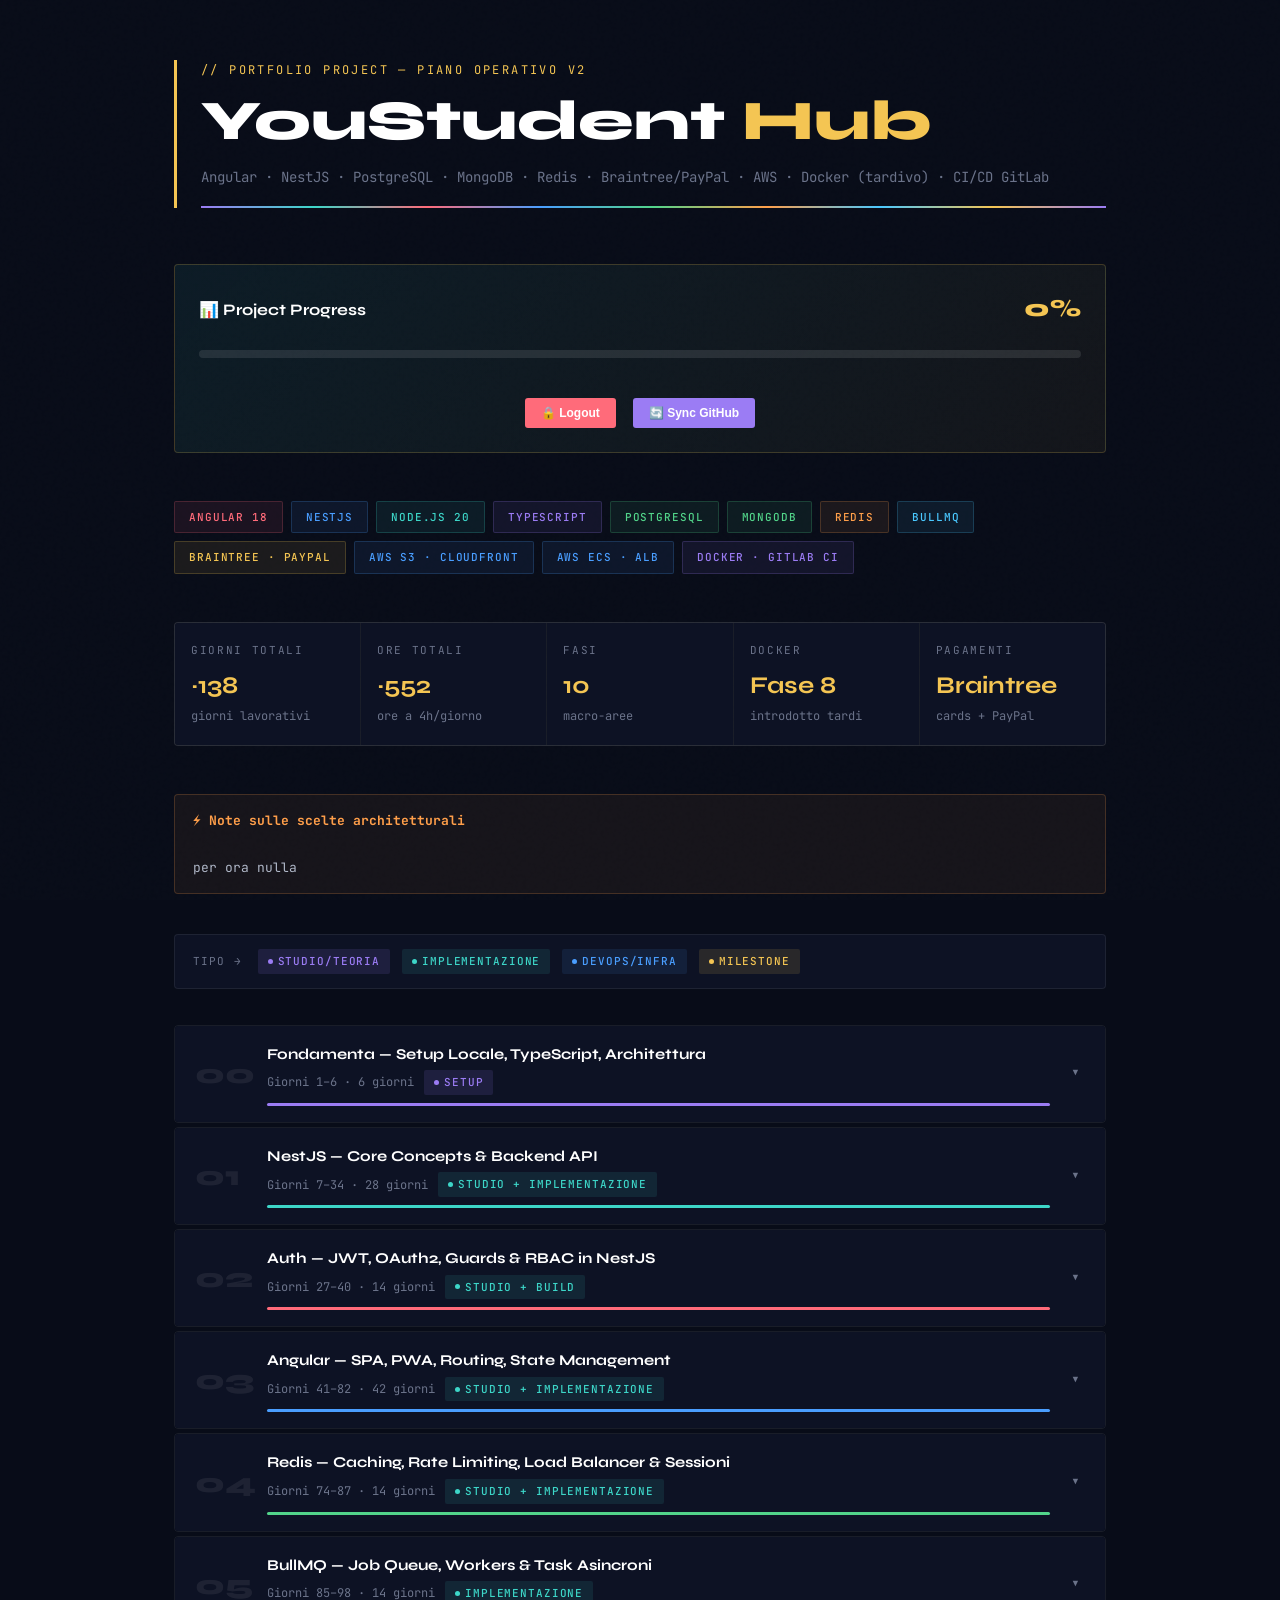
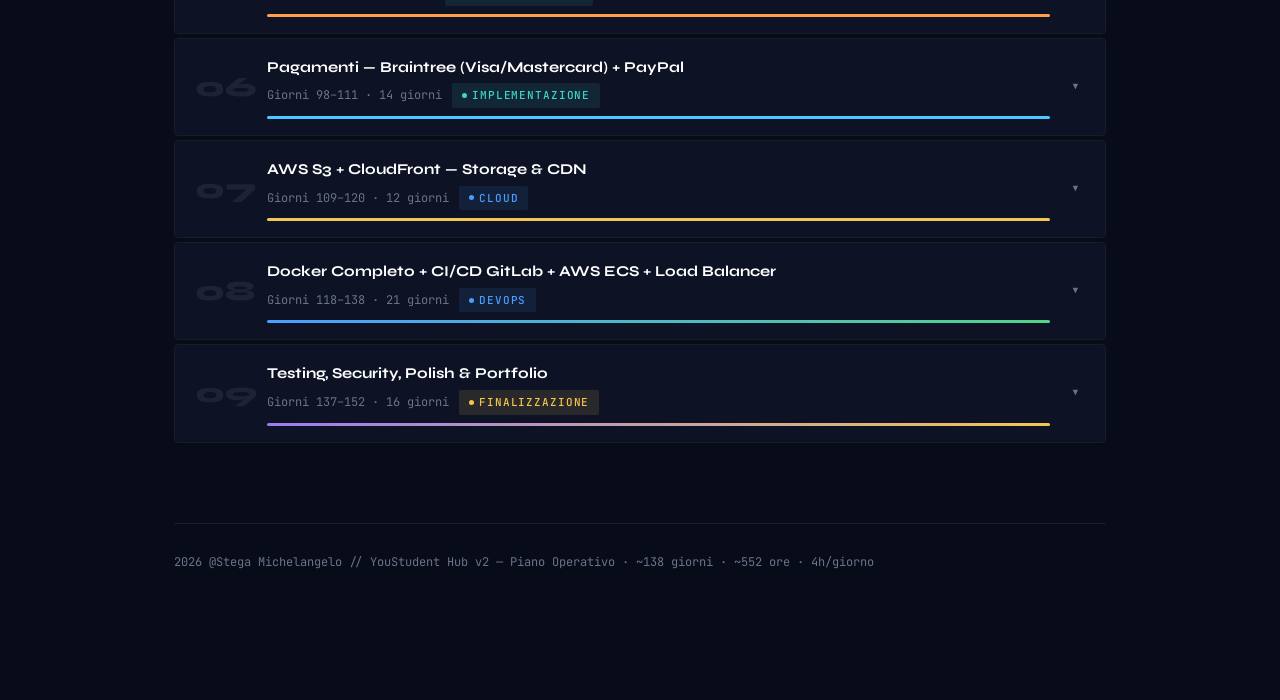
<file: index.html>
<!DOCTYPE html>
<html lang="it">
<head>
<meta charset="UTF-8">
<meta name="viewport" content="width=device-width, initial-scale=1.0">
<title>Student Hub — Project Plan v2</title>
<link href="https://fonts.googleapis.com/css2?family=Syne:wght@400;600;700;800&family=JetBrains+Mono:wght@300;400;500&display=swap" rel="stylesheet">
<link rel="stylesheet" href="styles.css">
</head>
<body>
<div class="wrapper">

  <div class="header">
    <div class="header-tag">// Portfolio Project — Piano Operativo v2</div>
    <h1>YouStudent <span>Hub</span></h1>
    <div class="header-sub">Angular · NestJS · PostgreSQL · MongoDB · Redis · Braintree/PayPal · AWS · Docker (tardivo) · CI/CD GitLab</div>
    <div class="rainbow-bar"></div>
  </div>

  <!-- PROGRESS TRACKING BOX -->
  <div class="progress-box">
    <div class="progress-header">
      <div class="progress-title">📊 Project Progress</div>
      <div class="progress-percentage"><span id="totalPercentage">0</span>%</div>
    </div>
    <div class="progress-bar-container">
      <div class="progress-bar-fill" id="totalProgressBar"></div>
    </div>
    <div class="phase-progress-list" id="phaseProgressList"></div>
    <div style="text-align: center; margin-top: 16px;">
      <button id="logoutBtn" style="padding: 8px 16px; background: var(--rose); border: none; border-radius: 3px; color: white; cursor: pointer; font-size: 12px; font-weight: 600;">🔒 Logout</button>
      <button id="syncBtn" style="padding: 8px 16px; background: var(--purple); border: none; border-radius: 3px; color: white; cursor: pointer; font-size: 12px; font-weight: 600; margin-left: 8px;" onclick="syncWithGithub()">🔄 Sync GitHub</button>
    </div>
  </div>

  <div class="stack-row">
    <span class="stack-pill sp-red">Angular 18</span>
    <span class="stack-pill sp-blue">NestJS</span>
    <span class="stack-pill sp-teal">Node.js 20</span>
    <span class="stack-pill sp-purple">TypeScript</span>
    <span class="stack-pill sp-green">PostgreSQL</span>
    <span class="stack-pill sp-green">MongoDB</span>
    <span class="stack-pill sp-orange">Redis</span>
    <span class="stack-pill sp-cyan">BullMQ</span>
    <span class="stack-pill sp-gold">Braintree · PayPal</span>
    <span class="stack-pill sp-blue">AWS S3 · CloudFront</span>
    <span class="stack-pill sp-blue">AWS ECS · ALB</span>
    <span class="stack-pill sp-purple">Docker · GitLab CI</span>
  </div>

  <div class="stats">
    <div class="stat"><div class="stat-label">Giorni totali</div><div class="stat-value">~138</div><div class="stat-unit">giorni lavorativi</div></div>
    <div class="stat"><div class="stat-label">Ore totali</div><div class="stat-value">~552</div><div class="stat-unit">ore a 4h/giorno</div></div>
    <div class="stat"><div class="stat-label">Fasi</div><div class="stat-value">10</div><div class="stat-unit">macro-aree</div></div>
    <div class="stat"><div class="stat-label">Docker</div><div class="stat-value">Fase 8</div><div class="stat-unit">introdotto tardi</div></div>
    <div class="stat"><div class="stat-label">Pagamenti</div><div class="stat-value">Braintree</div><div class="stat-unit">cards + PayPal</div></div>
  </div>

  <div class="note-box">
    <strong>⚡ Note sulle scelte architetturali</strong><br><br>
    <p>per ora nulla</p>
  </div>

  <div class="legend">
    <span class="legend-label">Tipo →</span>
    <span class="badge theory"><span class="badge-dot"></span>Studio/Teoria</span>
    <span class="badge build"><span class="badge-dot"></span>Implementazione</span>
    <span class="badge devops"><span class="badge-dot"></span>DevOps/Infra</span>
    <span class="badge milestone"><span class="badge-dot"></span>Milestone</span>
  </div>

  <!-- ===== PHASE 00 ===== -->
  <div class="ph0">
  <div class="phase" id="ph0">
    <div class="phase-header" onclick="toggle('ph0')">
      <div class="phase-num">00</div>
      <div class="phase-info">
        <div class="phase-name">Fondamenta — Setup Locale, TypeScript, Architettura</div>
        <div class="phase-meta"><span class="phase-days">Giorni 1–6 · 6 giorni</span><span class="badge theory"><span class="badge-dot"></span>Setup</span></div>
        <div class="phase-color-bar"></div>
      </div>
      <div class="phase-toggle">▾</div>
    </div>
    <div class="phase-body">
      <div class="concept-box">
        <div class="concept-title">// Obiettivo della fase</div>
        <div class="concept-text">Prima di scrivere codice di business, hai bisogno di un ambiente stabile e di un'architettura chiara in testa. Il focus di questa fase è <strong>TypeScript</strong> (usato sia da NestJS che da Angular — devi padroneggiarlo bene prima) e il setup dei soli servizi infrastrutturali via Docker, senza containerizzare l'app.</div>
      </div>
      <div class="days-list">

        <div class="day-row">
          <div class="day-num-col"><span class="day-label">giorno</span><span class="day-number">1</span><span class="day-type-dot" style="background:var(--purple)"></span></div>
          <div class="day-content-col">
            <div class="day-title">Architettura & Strumenti</div>
            <ul class="day-tasks">
              <li>Disegna l'architettura su carta o Excalidraw: Angular SPA → NestJS API → PostgreSQL + MongoDB + Redis → S3 → Braintree</li>
              <li>Installa: <strong>Node.js 20, VS Code, Git, Postman, MongoDB Compass, pgAdmin o DBeaver</strong></li>
              <li>Struttura monorepo: <strong>`YouStudent-hub/backend/`</strong>, <strong>`frontend/`</strong>, <strong>`infra/`</strong></li>
              <li>Inizializza il repo Git con .gitignore per Node, aggiungi <strong>`.env.example`</strong></li>
            </ul>
          </div>
        </div>

        <div class="day-row">
          <div class="day-num-col"><span class="day-label">giorno</span><span class="day-number">2</span><span class="day-type-dot" style="background:var(--purple)"></span></div>
          <div class="day-content-col">
            <div class="day-title">TypeScript — Fondamentali (parte 1)</div>
            <ul class="day-tasks">
              <li><strong>Studia (4h):</strong> tipizzazione statica, <code>interface</code> vs <code>type</code>, <code>enum</code>, <code>generics</code> di base <code>&lt;T&gt;</code>, <code>readonly</code>, <code>optional chaining (?.)` </code></li>
              <li>Esercizi: riscrivi in TS una classe JavaScript che conosci già (es. un service CRUD)</li>
              <li>Capire perché TypeScript è fondamentale per NestJS — tutto il framework è costruito su decoratori TS</li>
            </ul>
            <div class="tip-box"><strong>💡 TypeScript non è opzionale qui:</strong> NestJS usa pesantemente decoratori (<code>@Controller</code>, <code>@Injectable</code>, <code>@Body</code>) che sono una feature TypeScript sperimentale ma stabile. Senza capire bene TS, NestJS sembrerà magia nera.</div>
          </div>
        </div>

        <div class="day-row">
          <div class="day-num-col"><span class="day-label">giorno</span><span class="day-number">3</span><span class="day-type-dot" style="background:var(--purple)"></span></div>
          <div class="day-content-col">
            <div class="day-title">TypeScript — Avanzato (parte 2)</div>
            <ul class="day-tasks">
              <li><strong>Studia (4h):</strong> <code>decoratori</code> (class e method decorator), <code>Partial&lt;T&gt;</code> / <code>Pick&lt;T&gt;</code> / <code>Omit&lt;T&gt;</code>, <code>union types</code>, <code>type guards</code>, <code>abstract class</code></li>
              <li>Esercizio pratico: scrivi un decoratore custom <code>@Log</code> che logga gli argomenti di un metodo</li>
              <li>Capire <code>tsconfig.json</code>: <code>strict</code>, <code>experimentalDecorators</code>, <code>emitDecoratorMetadata</code> — queste opzioni NestJS le abilita di default</li>
            </ul>
          </div>
        </div>

        <div class="day-row">
          <div class="day-num-col"><span class="day-label">giorno</span><span class="day-number">4</span><span class="day-type-dot" style="background:var(--blue)"></span></div>
          <div class="day-content-col">
            <div class="day-title">Database Locali — Docker Compose solo per infrastruttura</div>
            <ul class="day-tasks">
              <li>Crea <code>infra/docker-compose.yml</code> con solo 3 servizi: <strong>postgres:16</strong>, <strong>mongo:7</strong>, <strong>redis:7</strong></li>
              <li>Configura volumi per la persistenza dei dati, esponi le porte standard (5432, 27017, 6379)</li>
              <li><code>docker-compose up -d</code> — i database girano, la tua app no (quella la installerai localmente)</li>
              <li>Verifica la connessione con pgAdmin, MongoDB Compass e <code>redis-cli</code></li>
            </ul>
            <div class="tip-box"><strong>💡 Perché Docker solo per i DB:</strong> installare PostgreSQL 16, MongoDB 7 e Redis 7 localmente su diversi OS è un'odissea di conflitti. Docker risolve questo in un comando. L'app la tieni locale per ora — hot-reload più veloce, debug più semplice.</div>
          </div>
        </div>

        <div class="day-row">
          <div class="day-num-col"><span class="day-label">giorno</span><span class="day-number">5</span><span class="day-type-dot" style="background:var(--purple)"></span></div>
          <div class="day-content-col">
            <div class="day-title">PostgreSQL vs MySQL & NoSQL vs SQL — Studio comparativo</div>
            <ul class="day-tasks">
              <li><strong>PostgreSQL vs MySQL (1.5h):</strong> PG ha tipi JSONB nativi (indici su JSON!), UUID nativo, conformità ACID più rigorosa, array columns, window functions più potenti. MySQL è più semplice ma meno espressivo. Per una piattaforma di e-learning PG vince.</li>
              <li><strong>MongoDB vs PostgreSQL (1.5h):</strong> MongoDB non ha schema fisso — ideale per il contenuto delle lezioni (ogni lezione può avere strutture diverse: video+quiz, solo testo, solo codice). PostgreSQL è ideale per relazioni forti (utenti, ordini, iscrizioni). Usarli insieme è la scelta corretta, non un eccesso.</li>
              <li>Esegui query di esempio su entrambi i DB per familiarizzare con le sintassi</li>
            </ul>
          </div>
        </div>

        <div class="day-row milestone-day">
          <div class="day-num-col"><span class="day-label">giorno</span><span class="day-number">6</span><span class="day-type-dot" style="background:var(--gold)"></span></div>
          <div class="day-content-col">
            <div class="day-title">Schema DB & Architettura Definitiva</div>
            <ul class="day-tasks">
              <li>Disegna il diagramma ER completo: <code>users</code>, <code>courses</code>, <code>lessons</code>, <code>enrollments</code>, <code>reviews</code>, <code>certificates</code>, <code>payments</code>, <code>categories</code></li>
              <li>Definisci cosa va in PostgreSQL e cosa in MongoDB — ogni scelta deve avere una motivazione</li>
              <li>Definisci le API RESTful principali (metodo + path + payload) prima di implementarle</li>
            </ul>
            <div class="milestone-banner">🎯 MILESTONE: ambiente pronto, TypeScript padroneggiato, schema DB progettato. Si costruisce.</div>
          </div>
        </div>

      </div>
    </div>
  </div>
  </div>

  <!-- ===== PHASE 01 ===== -->
  <div class="ph1">
  <div class="phase" id="ph1">
    <div class="phase-header" onclick="toggle('ph1')">
      <div class="phase-num">01</div>
      <div class="phase-info">
        <div class="phase-name">NestJS — Core Concepts & Backend API</div>
        <div class="phase-meta"><span class="phase-days">Giorni 7–34 · 28 giorni</span><span class="badge build"><span class="badge-dot"></span>Studio + Implementazione</span></div>
        <div class="phase-color-bar"></div>
      </div>
      <div class="phase-toggle">▾</div>
    </div>
    <div class="phase-body">
      <div class="concept-box">
        <div class="concept-title">// I building block di NestJS — impararli nell'ordine giusto</div>
        <div class="concept-text">
          NestJS ha un'architettura fortemente ispirata ad Angular (moduli, dependency injection, decoratori). I concetti vanno imparati in questo ordine:<br><br>
          <strong>Module:</strong> unità organizzativa. Ogni feature è un modulo (<code>UsersModule</code>, <code>CoursesModule</code>). Il modulo radice è <code>AppModule</code>. I moduli dichiarano cosa esportano e cosa importano da altri moduli.<br><br>
          <strong>Controller:</strong> gestisce le richieste HTTP. Mappa i path (<code>@Get('/courses')</code>), estrae parametri (<code>@Param</code>, <code>@Body</code>, <code>@Query</code>), delega la logica al Service.<br><br>
          <strong>Service:</strong> contiene tutta la logica di business. È <code>@Injectable()</code> — NestJS gestisce il suo ciclo di vita e lo inietta dove serve (dependency injection).<br><br>
          <strong>DTO (Data Transfer Object):</strong> classe TypeScript che descrive la forma dei dati in ingresso. Usata con <code>class-validator</code> per la validazione automatica.<br><br>
          <strong>Pipe:</strong> trasforma o valida i dati <em>prima</em> che arrivino al controller. La <code>ValidationPipe</code> globale usa i DTO per validare automaticamente ogni richiesta.<br><br>
          <strong>Guard:</strong> decide se una richiesta può procedere. Esempio: <code>JwtAuthGuard</code> verifica che il token JWT sia valido. Se il guard ritorna <code>false</code>, NestJS risponde automaticamente 401/403.<br><br>
          <strong>Interceptor:</strong> wrappa la richiesta/risposta. Usi: logging, trasformazione della risposta, caching, timeout globale.
        </div>
      </div>
      <div class="days-list">

        <div class="day-row">
          <div class="day-num-col"><span class="day-label">giorno</span><span class="day-number">7</span><span class="day-type-dot" style="background:var(--purple)"></span></div>
          <div class="day-content-col">
            <div class="day-title">NestJS — Installazione & Primo Progetto</div>
            <ul class="day-tasks">
              <li><strong>Studia (1.5h):</strong> leggi la documentazione NestJS — First Steps, Controllers, Providers. Capisci come il framework è strutturato prima di usarlo.</li>
              <li>Installa la CLI: <code>npm i -g @nestjs/cli</code> e crea il progetto: <code>nest new backend</code></li>
              <li>Esplora la struttura generata: <code>app.module.ts</code>, <code>app.controller.ts</code>, <code>app.service.ts</code></li>
              <li>Aggiungi un endpoint custom <code>GET /health</code> che restituisce <code>{"status":"ok","timestamp":"..."}</code> — ti servirà per l'AWS health check più avanti</li>
            </ul>
          </div>
        </div>

        <div class="day-row">
          <div class="day-num-col"><span class="day-label">giorno</span><span class="day-number">8</span><span class="day-type-dot" style="background:var(--purple)"></span></div>
          <div class="day-content-col">
            <div class="day-title">Module System & Dependency Injection</div>
            <ul class="day-tasks">
              <li><strong>Studia (1.5h):</strong> come funziona il DI container di NestJS — <code>providers</code>, <code>exports</code>, <code>imports</code> nel decoratore <code>@Module()</code>. Capire perché un Service deve essere nel provider array del modulo corretto.</li>
              <li>Crea il modulo <code>UsersModule</code> con <code>nest generate module users</code></li>
              <li>Crea <code>UsersController</code> e <code>UsersService</code> con la CLI — osserva come vengono automaticamente registrati nel modulo</li>
              <li>Sperimenta l'injection: inietta <code>UsersService</code> nel costruttore di <code>UsersController</code> e capisce come NestJS risolve la dipendenza</li>
            </ul>
          </div>
        </div>

        <div class="day-row">
          <div class="day-num-col"><span class="day-label">giorno</span><span class="day-number">9</span><span class="day-type-dot" style="background:var(--teal)"></span></div>
          <div class="day-content-col">
            <div class="day-title">DTOs & ValidationPipe</div>
            <ul class="day-tasks">
              <li>Installa: <code>npm i class-validator class-transformer</code></li>
              <li>Crea <code>create-user.dto.ts</code> con decoratori di validazione: <code>@IsEmail()</code>, <code>@IsString()</code>, <code>@MinLength(8)</code>, <code>@IsEnum(UserRole)</code></li>
              <li>Abilita la <code>ValidationPipe</code> globalmente in <code>main.ts</code> con <code>whitelist: true</code> (rimuove automaticamente i campi non presenti nel DTO) e <code>transform: true</code> (converte automaticamente i tipi)</li>
              <li>Testa con Postman: invia un payload invalido e verifica che NestJS risponda 400 con i dettagli degli errori di validazione</li>
            </ul>
            <div class="tip-box"><strong>💡 whitelist: true</strong> è fondamentale per la sicurezza: impedisce che dati extra nel body vengano passati al service. Un utente non può inviare <code>"isAdmin": true</code> e aspettarsi che funzioni.</div>
          </div>
        </div>

        <div class="day-row">
          <div class="day-num-col"><span class="day-label">giorno</span><span class="day-number">10-11</span><span class="day-type-dot" style="background:var(--teal)"></span></div>
          <div class="day-content-col">
            <div class="day-title">TypeORM + PostgreSQL — Entities & Migrations (2 giorni)</div>
            <ul class="day-tasks">
              <li>Installa: <code>@nestjs/typeorm typeorm pg</code>. Configura <code>TypeOrmModule.forRoot()</code> in <code>AppModule</code> puntando al container PostgreSQL</li>
              <li>Crea l'entity <code>User</code> con decoratori TypeORM: <code>@Entity()</code>, <code>@Column()</code>, <code>@PrimaryGeneratedColumn('uuid')</code>, <code>@CreateDateColumn()</code></li>
              <li>Crea una migrazione con TypeORM CLI: capire la differenza tra <code>synchronize: true</code> (solo dev, pericoloso in prod) e le migrazioni esplicite (prod)</li>
              <li>Secondo giorno: entity <code>Course</code> con relation <code>@ManyToOne(() => User)</code> verso instructor, entity <code>Category</code>, <code>Lesson</code></li>
            </ul>
          </div>
        </div>

        <div class="day-row">
          <div class="day-num-col"><span class="day-label">giorno</span><span class="day-number">12-13</span><span class="day-type-dot" style="background:var(--teal)"></span></div>
          <div class="day-content-col">
            <div class="day-title">Repository Pattern & CRUD Courses (2 giorni)</div>
            <ul class="day-tasks">
              <li>Usa <code>@InjectRepository(Course)</code> nel CoursesService per avere accesso al repository TypeORM</li>
              <li>Implementa tutti i metodi CRUD: <code>findAll()</code> con paginazione e filtri, <code>findBySlug()</code>, <code>create()</code>, <code>update()</code>, <code>remove()</code></li>
              <li>CoursesController con tutti gli endpoint REST mappati ai metodi del service</li>
              <li>Aggiungi <code>@nestjs/swagger</code> e decora i DTO e i controller — genera automaticamente la documentazione OpenAPI su <code>/api/docs</code></li>
            </ul>
          </div>
        </div>

        <div class="day-row">
          <div class="day-num-col"><span class="day-label">giorno</span><span class="day-number">14-15</span><span class="day-type-dot" style="background:var(--teal)"></span></div>
          <div class="day-content-col">
            <div class="day-title">Mongoose + MongoDB — Lesson Content (2 giorni)</div>
            <ul class="day-tasks">
              <li>Installa <code>@nestjs/mongoose mongoose</code>. Configura <code>MongooseModule.forRoot()</code> in <code>AppModule</code></li>
              <li>Crea lo Schema Mongoose <code>LessonContent</code>: <code>lessonId</code> (FK verso PostgreSQL), <code>videoUrl</code>, <code>transcript</code>, <code>attachments</code>, <code>quiz: [{question, options, correctAnswer, explanation}]</code></li>
              <li>Service che gestisce il documento MongoDB e il riferimento (content_id) salvato su PostgreSQL</li>
              <li>Endpoint <code>GET /lessons/:id/content</code>: fonde dati da PostgreSQL + MongoDB in una singola risposta</li>
            </ul>
          </div>
        </div>

        <div class="day-row">
          <div class="day-num-col"><span class="day-label">giorno</span><span class="day-number">16-17</span><span class="day-type-dot" style="background:var(--teal)"></span></div>
          <div class="day-content-col">
            <div class="day-title">Interceptors — Response Transform & Logging (2 giorni)</div>
            <ul class="day-tasks">
              <li><strong>Studia (1h):</strong> il ciclo di vita di un Interceptor in NestJS — pre-handler e post-handler con RxJS <code>tap()</code> e <code>map()</code></li>
              <li>Crea un <code>TransformInterceptor</code> globale che wrappa tutte le risposte in: <code>{"data": ..., "statusCode": 200, "timestamp": "..."}</code></li>
              <li>Crea un <code>LoggingInterceptor</code>: logga method, path, status code e tempo di risposta per ogni richiesta</li>
              <li>Crea un <code>TimeoutInterceptor</code>: se un endpoint non risponde entro 10 secondi, ritorna 504</li>
            </ul>
          </div>
        </div>

        <div class="day-row">
          <div class="day-num-col"><span class="day-label">giorno</span><span class="day-number">18-19</span><span class="day-type-dot" style="background:var(--teal)"></span></div>
          <div class="day-content-col">
            <div class="day-title">Exception Filters & Error Handling (2 giorni)</div>
            <ul class="day-tasks">
              <li><strong>Studia (1h):</strong> le eccezioni built-in di NestJS (<code>NotFoundException</code>, <code>ForbiddenException</code>, <code>ConflictException</code>, ecc.) — quando usare ognuna</li>
              <li>Crea un <code>HttpExceptionFilter</code> globale che standardizza il formato di TUTTI gli errori: <code>{"error": "NOT_FOUND", "message": "...", "statusCode": 404, "path": "..."}</code></li>
              <li>Gestisci anche gli errori di TypeORM (es. violazione di unique constraint) — trasformali in <code>ConflictException</code> invece di lasciare passare un errore 500</li>
              <li>Testa ogni tipo di errore con Postman e verifica la consistenza della risposta</li>
            </ul>
          </div>
        </div>

        <div class="day-row">
          <div class="day-num-col"><span class="day-label">giorno</span><span class="day-number">20-22</span><span class="day-type-dot" style="background:var(--teal)"></span></div>
          <div class="day-content-col">
            <div class="day-title">Enrollment, Review, Certificate — API Complete (3 giorni)</div>
            <ul class="day-tasks">
              <li>Genera tutti i moduli, controller, service, DTO per enrollments, reviews, certificates con la NestJS CLI</li>
              <li>Logica di enrollement: verifica che il corso sia published, che l'utente non sia già iscritto, crea l'enrollment</li>
              <li>Logica di progresso: aggiorna la percentuale, emetti un <strong>evento interno NestJS</strong> (<code>EventEmitter2</code>) quando il progresso raggiunge il 100%</li>
              <li>Il listener dell'evento triggera la generazione del certificato in background</li>
            </ul>
          </div>
        </div>

        <div class="day-row">
          <div class="day-num-col"><span class="day-label">giorno</span><span class="day-number">23-25</span><span class="day-type-dot" style="background:var(--teal)"></span></div>
          <div class="day-content-col">
            <div class="day-title">Custom Pipes & Advanced Validation (3 giorni)</div>
            <ul class="day-tasks">
              <li><strong>Studia (1h):</strong> quando creare una Pipe custom invece di usare solo class-validator — scenari: validazione cross-field, trasformazione complessa, parsing di valori</li>
              <li>Crea <code>ParseUuidPipe</code> custom: valida che un parametro sia un UUID valido, lancia <code>BadRequestException</code> se non lo è</li>
              <li>Crea <code>FileSizePipe</code>: valida la dimensione di un file caricato</li>
              <li>Applica le pipe a livello di parametro: <code>@Param('id', ParseUuidPipe)</code></li>
            </ul>
          </div>
        </div>

        <div class="day-row milestone-day">
          <div class="day-num-col"><span class="day-label">giorno</span><span class="day-number">26</span><span class="day-type-dot" style="background:var(--gold)"></span></div>
          <div class="day-content-col">
            <div class="day-title">API Review & Documentazione Swagger</div>
            <ul class="day-tasks">
              <li>Revisiona tutti gli endpoint: sono consistenti? I DTO coprono tutti i casi? Gli errori sono standardizzati?</li>
              <li>Completa la documentazione Swagger con <code>@ApiOperation</code>, <code>@ApiResponse</code>, <code>@ApiBearerAuth</code> su ogni controller</li>
              <li>Testa ogni endpoint con Postman in modo sistematico con casi positivi e negativi</li>
            </ul>
            <div class="milestone-banner">🎯 MILESTONE: backend NestJS completo con tutti i building block (Module, Controller, Service, DTO, Pipe, Interceptor, Filter). API documentata.</div>
          </div>
        </div>

      </div>
    </div>
  </div>
  </div>

  <!-- ===== PHASE 02 ===== -->
  <div class="ph2">
  <div class="phase" id="ph2">
    <div class="phase-header" onclick="toggle('ph2')">
      <div class="phase-num">02</div>
      <div class="phase-info">
        <div class="phase-name">Auth — JWT, OAuth2, Guards & RBAC in NestJS</div>
        <div class="phase-meta"><span class="phase-days">Giorni 27–40 · 14 giorni</span><span class="badge build"><span class="badge-dot"></span>Studio + Build</span></div>
        <div class="phase-color-bar"></div>
      </div>
      <div class="phase-toggle">▾</div>
    </div>
    <div class="phase-body">
      <div class="concept-box">
        <div class="concept-title">// JWT, OAuth2 e RBAC — la triade dell'autenticazione moderna</div>
        <div class="concept-text">
          <strong>JWT (JSON Web Token):</strong> token firmato crittograficamente diviso in tre parti (Header.Payload.Signature). Il server lo genera al login, il client lo invia nell'header <code>Authorization: Bearer &lt;token&gt;</code>. Il server lo verifica con la chiave segreta senza query al DB — è <em>stateless</em>. Ha una scadenza (<code>exp</code>): normalmente 15 minuti per l'access token, 7 giorni per il refresh token.<br><br>
          <strong>OAuth2:</strong> protocollo di delega dell'autenticazione. "Google certifica che questo utente è chi dice di essere." Il tuo backend riceve un token Google, lo verifica, e poi emette il proprio JWT. Non è alternativo a JWT — sono complementari.<br><br>
          <strong>RBAC (Role-Based Access Control):</strong> ogni utente ha un ruolo (<code>student</code>, <code>instructor</code>, <code>admin</code>), ogni ruolo mappa a permessi. In NestJS si implementa con i <strong>Guards</strong> — il posto architetturalmente corretto per il controllo accessi.
        </div>
      </div>
      <div class="days-list">

        <div class="day-row">
          <div class="day-num-col"><span class="day-label">giorno</span><span class="day-number">27</span><span class="day-type-dot" style="background:var(--purple)"></span></div>
          <div class="day-content-col">
            <div class="day-title">JWT — Teoria + Passport.js in NestJS</div>
            <ul class="day-tasks">
              <li><strong>Studia (2h):</strong> anatomia del JWT, algoritmo di firma HMAC-SHA256, differenza tra access e refresh token, dove conservarli (HttpOnly cookie per il refresh, memory per l'access)</li>
              <li>Installa: <code>@nestjs/passport passport passport-jwt @nestjs/jwt bcrypt</code></li>
              <li>Capisci come Passport.js si integra con NestJS: <code>Strategy</code> → <code>AuthGuard</code> — il Guard chiama la Strategy, la Strategy valida il token, injetta l'utente nella request</li>
              <li>Crea <code>AuthModule</code> con <code>JwtModule.registerAsync()</code> che legge la secret dal ConfigService</li>
            </ul>
          </div>
        </div>

        <div class="day-row">
          <div class="day-num-col"><span class="day-label">giorno</span><span class="day-number">28-29</span><span class="day-type-dot" style="background:var(--rose)"></span></div>
          <div class="day-content-col">
            <div class="day-title">Implementazione JWT + Refresh Token (2 giorni)</div>
            <ul class="day-tasks">
              <li>Crea <code>JwtStrategy</code> (estende <code>PassportStrategy</code>): estrae il payload dal token, verifica che l'utente esista ancora nel DB</li>
              <li>Crea <code>JwtAuthGuard</code>: usa <code>@UseGuards(JwtAuthGuard)</code> sugli endpoint protetti — oppure applica globalmente e usa <code>@Public()</code> per le eccezioni</li>
              <li>Endpoint <code>POST /auth/login</code>: verifica email + password (bcrypt), genera access token (15min) e refresh token (7gg)</li>
              <li>Endpoint <code>POST /auth/refresh</code>: riceve il refresh token (da cookie HttpOnly), genera nuovo access token. Salva l'hash del refresh token nel DB per invalidarlo al logout</li>
              <li>Endpoint <code>POST /auth/logout</code>: invalida il refresh token nel DB</li>
            </ul>
          </div>
        </div>

        <div class="day-row">
          <div class="day-num-col"><span class="day-label">giorno</span><span class="day-number">30</span><span class="day-type-dot" style="background:var(--purple)"></span></div>
          <div class="day-content-col">
            <div class="day-title">OAuth2 — Flusso Authorization Code (Teoria)</div>
            <ul class="day-tasks">
              <li><strong>Studia (2h):</strong> i 4 grant types OAuth2, perché Authorization Code è il più sicuro per web app, il concetto di PKCE (Proof Key for Code Exchange) per SPA</li>
              <li>Traccia passo per passo il flusso Google: click su "Login con Google" → redirect a Google → consenso utente → redirect con <code>?code=...</code> → backend scambia code con access_token Google → verifica identity → emette JWT proprio</li>
              <li>Registra le app su Google Cloud Console e GitHub Developer Settings (gratuito)</li>
            </ul>
          </div>
        </div>

        <div class="day-row">
          <div class="day-num-col"><span class="day-label">giorno</span><span class="day-number">31-32</span><span class="day-type-dot" style="background:var(--rose)"></span></div>
          <div class="day-content-col">
            <div class="day-title">OAuth2 — Implementazione Google & GitHub (2 giorni)</div>
            <ul class="day-tasks">
              <li>Installa <code>passport-google-oauth20 passport-github2</code></li>
              <li>Crea <code>GoogleStrategy</code> e <code>GithubStrategy</code>: il metodo <code>validate()</code> riceve i dati del profilo social e li trasforma in un utente del tuo sistema (crea se non esiste, collega il provider se esiste)</li>
              <li>Endpoint <code>GET /auth/google</code> → redirect a Google. Endpoint <code>GET /auth/google/callback</code> → riceve il code, chiama la strategy, emette JWT proprio e redirect al frontend</li>
              <li>Stesso flusso per GitHub</li>
            </ul>
          </div>
        </div>

        <div class="day-row">
          <div class="day-num-col"><span class="day-label">giorno</span><span class="day-number">33-34</span><span class="day-type-dot" style="background:var(--rose)"></span></div>
          <div class="day-content-col">
            <div class="day-title">RBAC con Decoratori Custom & Guards (2 giorni)</div>
            <ul class="day-tasks">
              <li>Crea il decoratore <code>@Roles(...roles)</code> usando <code>SetMetadata</code>: <code>@Roles('instructor', 'admin')</code> su un endpoint</li>
              <li>Crea <code>RolesGuard</code>: usa <code>Reflector</code> per leggere i ruoli richiesti dai metadati del decoratore, li confronta con il ruolo dell'utente corrente</li>
              <li>Configura l'ordine dei guard: prima <code>JwtAuthGuard</code> (autenticazione), poi <code>RolesGuard</code> (autorizzazione)</li>
              <li>Testa tutti gli scenari: student su endpoint instructor → 403; admin su qualsiasi endpoint → 200; unauthenticated su endpoint protetto → 401</li>
            </ul>
            <div class="tip-box"><strong>💡 Guard vs Middleware:</strong> in NestJS usa sempre i Guard per autenticazione/autorizzazione, non i Middleware. I Guard hanno accesso al contesto di esecuzione e al Reflector (metadati dei decoratori). I Middleware sono più adatti per operazioni generiche (logging, parsing).</div>
          </div>
        </div>

      </div>
    </div>
  </div>
  </div>

  <!-- ===== PHASE 03 ===== -->
  <div class="ph3">
  <div class="phase" id="ph3">
    <div class="phase-header" onclick="toggle('ph3')">
      <div class="phase-num">03</div>
      <div class="phase-info">
        <div class="phase-name">Angular — SPA, PWA, Routing, State Management</div>
        <div class="phase-meta"><span class="phase-days">Giorni 41–82 · 42 giorni</span><span class="badge build"><span class="badge-dot"></span>Studio + Implementazione</span></div>
        <div class="phase-color-bar"></div>
      </div>
      <div class="phase-toggle">▾</div>
    </div>
    <div class="phase-body">
      <div class="concept-box">
        <div class="concept-title">// Angular vs React — le differenze che contano</div>
        <div class="concept-text">
          Già conosci React, quindi i concetti di componenti, props, stato e lifecycle non ti sono nuovi. Le differenze chiave di Angular: è un <strong>framework completo</strong> (routing, HTTP client, forms, DI — tutto incluso e integrato). Usa <strong>TypeScript nativo</strong> (non opzionale come in React). Il sistema di <strong>Dependency Injection</strong> è simile a NestJS — non casuale, sono entrambi ispirati ad Angular. I <strong>Signal</strong> (Angular 17+) rimpiazzano gradualmente RxJS per lo state management locale.<br><br>
          <strong>PWA con Angular:</strong> Angular ha un pacchetto ufficiale <code>@angular/pwa</code> che aggiunge automaticamente Service Worker (via Workbox) e Web App Manifest. Si aggiunge con un singolo comando: <code>ng add @angular/pwa</code>.
        </div>
      </div>
      <div class="days-list">

        <div class="day-row">
          <div class="day-num-col"><span class="day-label">giorno</span><span class="day-number">41-43</span><span class="day-type-dot" style="background:var(--purple)"></span></div>
          <div class="day-content-col">
            <div class="day-title">Angular — Fondamentali (3 giorni di studio)</div>
            <ul class="day-tasks">
              <li>Installa Angular CLI: <code>npm i -g @angular/cli</code>. Crea il progetto: <code>ng new frontend --standalone --routing --style=scss</code></li>
              <li><strong>Giorno 41 — Componenti & Template:</strong> sintassi template (<code>*ngIf</code>, <code>*ngFor</code>, <code>[(ngModel)]</code>), <code>@Input()</code>, <code>@Output()</code> + EventEmitter, lifecycle hooks (<code>ngOnInit</code>, <code>ngOnDestroy</code>)</li>
              <li><strong>Giorno 42 — Services & DI:</strong> <code>@Injectable({ providedIn: 'root' })</code>, come Angular risolve le dipendenze nel costruttore (identico a NestJS). <code>HttpClient</code> per le chiamate API.</li>
              <li><strong>Giorno 43 — Angular Signals & RxJS base:</strong> i Signal (nuovo state management reattivo), i fondamentali di RxJS (<code>Observable</code>, <code>subscribe</code>, <code>map</code>, <code>switchMap</code>, <code>takeUntilDestroyed</code>)</li>
            </ul>
          </div>
        </div>

        <div class="day-row">
          <div class="day-num-col"><span class="day-label">giorno</span><span class="day-number">44-45</span><span class="day-type-dot" style="background:var(--blue)"></span></div>
          <div class="day-content-col">
            <div class="day-title">Routing & Route Guards (2 giorni)</div>
            <ul class="day-tasks">
              <li>Configura le route principali con lazy loading per ogni feature module: <code>loadComponent</code> per le standalone components</li>
              <li>Route annidate: <code>DashboardLayout</code> con figli <code>my-courses</code>, <code>profile</code>, <code>certificates</code></li>
              <li>Crea <code>AuthGuard</code> (canActivate): controlla se l'utente è autenticato, altrimenti redirect a /login</li>
              <li>Crea <code>RoleGuard</code>: legge il dato <code>data: { roles: ['instructor'] }</code> dalla route e confronta col ruolo dell'utente</li>
            </ul>
          </div>
        </div>

        <div class="day-row">
          <div class="day-num-col"><span class="day-label">giorno</span><span class="day-number">46-47</span><span class="day-type-dot" style="background:var(--blue)"></span></div>
          <div class="day-content-col">
            <div class="day-title">HTTP Client & JWT Interceptor (2 giorni)</div>
            <ul class="day-tasks">
              <li>Crea un <code>AuthInterceptor</code> (HTTP interceptor): aggiunge automaticamente <code>Authorization: Bearer &lt;token&gt;</code> ad ogni richiesta verso la tua API</li>
              <li>Implementa il <strong>refresh automatico del token</strong>: intercetta le risposte 401, chiama <code>/auth/refresh</code>, reinvia la richiesta originale con il nuovo token — identico al pattern Axios che avresti usato in React</li>
              <li>Crea un <code>AuthService</code> con signals: <code>currentUser = signal&lt;User | null&gt;(null)</code>, metodi <code>login()</code>, <code>logout()</code>, <code>loadCurrentUser()</code></li>
            </ul>
          </div>
        </div>

        <div class="day-row">
          <div class="day-num-col"><span class="day-label">giorno</span><span class="day-number">48-50</span><span class="day-type-dot" style="background:var(--blue)"></span></div>
          <div class="day-content-col">
            <div class="day-title">Pagine Auth — Login, Register, OAuth (3 giorni)</div>
            <ul class="day-tasks">
              <li>Installa Tailwind CSS con Angular: <code>npm i tailwindcss postcss autoprefixer</code></li>
              <li>Form di login con <strong>Reactive Forms</strong> (<code>FormGroup</code>, <code>FormControl</code>, <code>Validators</code>) — la versione Angular delle form controlled, più potente per form complessi</li>
              <li>Form di registrazione con validazione cross-field (password === confirmPassword) usando un <code>Validator</code> custom</li>
              <li>Bottoni OAuth: link a <code>/api/auth/google</code> e <code>/api/auth/github</code> — il redirect al provider avviene lato backend</li>
            </ul>
          </div>
        </div>

        <div class="day-row">
          <div class="day-num-col"><span class="day-label">giorno</span><span class="day-number">51-55</span><span class="day-type-dot" style="background:var(--blue)"></span></div>
          <div class="day-content-col">
            <div class="day-title">Homepage, Catalogo & Dettaglio Corso (5 giorni)</div>
            <ul class="day-tasks">
              <li>Homepage: hero section, corsi in evidenza (chiamata API), categorie, statistiche piattaforma</li>
              <li>Catalogo: griglia corsi con filtri laterali (categoria, livello, range prezzo). Usa <code>ActivatedRoute.queryParams</code> per sincronizzare i filtri con l'URL — comportamento "shareable"</li>
              <li>Ricerca in tempo reale con debounce usando RxJS <code>debounceTime(300)</code> + <code>distinctUntilChanged()</code> + <code>switchMap()</code></li>
              <li>Pagina dettaglio corso: layout a due colonne, accordion curriculum, sidebar sticky con CTA acquisto</li>
            </ul>
          </div>
        </div>

        <div class="day-row">
          <div class="day-num-col"><span class="day-label">giorno</span><span class="day-number">56-61</span><span class="day-type-dot" style="background:var(--blue)"></span></div>
          <div class="day-content-col">
            <div class="day-title">Player Lezione & Dashboard Studente (6 giorni)</div>
            <ul class="day-tasks">
              <li>Layout player: video (HTML5 nativo) a sinistra, navigazione lezioni a destra. Salva il timestamp ogni 10 secondi via API</li>
              <li>Componente Quiz: domande a scelta multipla, feedback animato, progresso salvato alla risposta corretta</li>
              <li>Dashboard studente: lista corsi con progress bar, stato completamento, link ai certificati scaricabili</li>
              <li>Usa <strong>Angular Signals</strong> per il progress tracking locale — aggiorna il segnale ottimisticamente e sincronizza con il backend</li>
            </ul>
          </div>
        </div>

        <div class="day-row">
          <div class="day-num-col"><span class="day-label">giorno</span><span class="day-number">62-68</span><span class="day-type-dot" style="background:var(--blue)"></span></div>
          <div class="day-content-col">
            <div class="day-title">Dashboard Instructor & Admin Panel (7 giorni)</div>
            <ul class="day-tasks">
              <li>Instructor: lista corsi propri, form creazione corso multi-step (Angular Stepper), editor lezione con upload video (presigned URL + progress bar)</li>
              <li>Builder quiz drag-and-drop con <code>@angular/cdk/drag-drop</code></li>
              <li>Admin Panel: tabella utenti con <code>@angular/material</code> DataTable (sorting, pagination, filtering lato server), gestione corsi in revisione</li>
              <li>Dashboard analytics con <code>ng-charts</code> (Chart.js wrapper): iscrizioni per giorno (line chart), distribuzione per categoria (pie chart), revenue mensile (bar chart)</li>
            </ul>
          </div>
        </div>

        <div class="day-row">
          <div class="day-num-col"><span class="day-label">giorno</span><span class="day-number">69-72</span><span class="day-type-dot" style="background:var(--blue)"></span></div>
          <div class="day-content-col">
            <div class="day-title">PWA — Service Worker, Manifest, Offline (4 giorni)</div>
            <ul class="day-tasks">
              <li><strong>Studia (1.5h):</strong> Service Worker lifecycle (install → activate → fetch), strategie di cache (Cache First per asset statici, Network First per API, Stale-While-Revalidate per immagini)</li>
              <li>Aggiungi il pacchetto PWA ufficiale: <code>ng add @angular/pwa</code> — genera automaticamente il manifest, le icone e il Service Worker pre-configurato con Workbox</li>
              <li>Configura <code>ngsw-config.json</code>: definisci quali risorse cachare (asset statici) e quali no (chiamate API)</li>
              <li>Testa: metti offline il browser in DevTools e verifica che la shell dell'app si carichi ancora</li>
              <li>Lighthouse audit: punta a score PWA 100 e Performance >85</li>
            </ul>
          </div>
        </div>

        <div class="day-row milestone-day">
          <div class="day-num-col"><span class="day-label">giorno</span><span class="day-number">73</span><span class="day-type-dot" style="background:var(--gold)"></span></div>
          <div class="day-content-col">
            <div class="day-title">Integration Test Frontend ↔ Backend</div>
            <ul class="day-tasks">
              <li>Flusso completo: registrazione → login → browse → acquisto (Braintree sandbox) → accesso lezione → quiz → certificato</li>
              <li>Testa tutti e 3 i ruoli con account dedicati</li>
              <li>Testa su smartphone reale: installazione PWA funzionante? Layout corretto su piccolo schermo?</li>
            </ul>
            <div class="milestone-banner">🎯 MILESTONE: applicazione full-stack Angular + NestJS funzionante end-to-end, installabile come PWA.</div>
          </div>
        </div>

      </div>
    </div>
  </div>
  </div>

  <!-- ===== PHASE 04 ===== -->
  <div class="ph4">
  <div class="phase" id="ph4">
    <div class="phase-header" onclick="toggle('ph4')">
      <div class="phase-num">04</div>
      <div class="phase-info">
        <div class="phase-name">Redis — Caching, Rate Limiting, Load Balancer & Sessioni</div>
        <div class="phase-meta"><span class="phase-days">Giorni 74–87 · 14 giorni</span><span class="badge build"><span class="badge-dot"></span>Studio + Implementazione</span></div>
        <div class="phase-color-bar"></div>
      </div>
      <div class="phase-toggle">▾</div>
    </div>
    <div class="phase-body">
      <div class="concept-box">
        <div class="concept-title">// Redis, Caching e Load Balancer — il triangolo della scalabilità</div>
        <div class="concept-text">
          <strong>Redis</strong> è un database in-memory con latenza sub-millisecondo. Nella tua architettura lo usi per: caching delle risposte API frequenti, rate limiting delle richieste, storage dei refresh token (più veloce del DB), e come broker di messaggi per BullMQ (fase successiva).<br><br>
          <strong>Load Balancer (teoria):</strong> quando hai più istanze del backend (es. 3 container ECS), chi smista le richieste? Il Load Balancer. Distribuisce il traffico in round-robin o per peso, esegue health check e rimuove le istanze non sane. <strong>Un problema critico con il caching:</strong> se hai 3 istanze e ognuna ha la sua cache in memoria, un utente potrebbe vedere dati diversi a seconda di quale istanza risponde. Redis risolve questo: è una cache <em>condivisa</em> tra tutte le istanze — tutti leggono e scrivono sulla stessa sorgente. Ecco perché Redis e Load Balancer sono strettamente correlati.
        </div>
      </div>
      <div class="days-list">

        <div class="day-row">
          <div class="day-num-col"><span class="day-label">giorno</span><span class="day-number">74</span><span class="day-type-dot" style="background:var(--purple)"></span></div>
          <div class="day-content-col">
            <div class="day-title">Redis — Strutture Dati & CLI</div>
            <ul class="day-tasks">
              <li><strong>Studia (2h):</strong> le 5 strutture dati Redis: String, Hash, List, Set, Sorted Set — con esempi pratici d'uso per ognuna</li>
              <li>Connettiti al container Redis con <code>redis-cli</code>: sperimenta <code>SET/GET</code>, <code>HSET/HGETALL</code>, <code>EXPIRE/TTL</code>, <code>INCR</code>, <code>ZADD/ZRANGE</code></li>
              <li>Naming convention delle chiavi: <code>course:list:page:1</code>, <code>course:detail:{slug}</code>, <code>user:{id}:refresh_token</code>, <code>rate_limit:{ip}:{endpoint}</code></li>
              <li>Capisci la differenza tra <code>DEL</code> (sincrono) e <code>UNLINK</code> (asincrono, preferito in prod)</li>
            </ul>
          </div>
        </div>

        <div class="day-row">
          <div class="day-num-col"><span class="day-label">giorno</span><span class="day-number">75-77</span><span class="day-type-dot" style="background:var(--green)"></span></div>
          <div class="day-content-col">
            <div class="day-title">Caching in NestJS con Redis (3 giorni)</div>
            <ul class="day-tasks">
              <li>Installa <code>@nestjs/cache-manager cache-manager-ioredis ioredis</code></li>
              <li>Configura <code>CacheModule.registerAsync()</code> con il Redis del container. Inietta <code>CACHE_MANAGER</code> nei service</li>
              <li>Cache manuale nei service: prima della query al DB controlla Redis (<code>cacheManager.get(key)</code>), se non c'è fai la query e salva in Redis con TTL (<code>cacheManager.set(key, data, 900)</code>)</li>
              <li><strong>Cache invalidation:</strong> quando un instructor modifica un corso, cancella le chiavi corrispondenti. Usa un pattern di chiavi per invalidarle in blocco: <code>DEL course:list:*</code> (con scan + unlink, non con DEL diretto)</li>
              <li>Misura il miglioramento con endpoint timer: primo hit 120ms, cache hit 3ms</li>
            </ul>
          </div>
        </div>

        <div class="day-row">
          <div class="day-num-col"><span class="day-label">giorno</span><span class="day-number">78-79</span><span class="day-type-dot" style="background:var(--green)"></span></div>
          <div class="day-content-col">
            <div class="day-title">Rate Limiting con Redis (2 giorni)</div>
            <ul class="day-tasks">
              <li>Installa <code>@nestjs/throttler</code> e configura con Redis store per il rate limiting distribuito (essenziale con più istanze/Load Balancer)</li>
              <li>Regole differenziate: endpoint di login → 5 tentativi/minuto per IP, poi blocco 15min. API pubblica → 100 req/ora. API autenticata → 1000/ora</li>
              <li>Aggiungi headers di risposta: <code>X-RateLimit-Limit</code>, <code>X-RateLimit-Remaining</code>, <code>Retry-After</code></li>
              <li>Testa il lockout: scrivi uno script Node.js che fa 10 richieste rapide all'endpoint login e verifica il comportamento</li>
            </ul>
          </div>
        </div>

        <div class="day-row">
          <div class="day-num-col"><span class="day-label">giorno</span><span class="day-number">80-83</span><span class="day-type-dot" style="background:var(--purple)"></span></div>
          <div class="day-content-col">
            <div class="day-title">Load Balancer — Teoria Approfondita (4 giorni)</div>
            <ul class="day-tasks">
              <li><strong>Giorno 80 — Concetti base:</strong> Layer 4 (TCP/IP) vs Layer 7 (HTTP). Round Robin, Least Connections, IP Hash. Health checks attivi e passivi. Sticky sessions (e perché sono un problema). Studia la differenza tra Load Balancer hardware (F5), software (Nginx, HAProxy) e cloud-managed (AWS ALB)</li>
              <li><strong>Giorno 81 — Nginx come Reverse Proxy:</strong> installa Nginx localmente (non Docker per ora). Configura un <code>upstream</code> con 2 istanze NestJS su porte diverse (3000 e 3001). Avvia entrambe le istanze e verifica la distribuzione del traffico. Aggiungi i security headers HTTP (X-Frame-Options, X-Content-Type-Options, Strict-Transport-Security)</li>
              <li><strong>Giorno 82 — Sessioni e stato condiviso:</strong> dimostra il problema delle sessioni in-memory con 2 istanze: login su istanza 1, richiesta autenticata su istanza 2 → fallisce. Poi passa i refresh token su Redis → funziona su entrambe le istanze. Questa è la proof-of-concept del perché Redis è necessario con il Load Balancer</li>
              <li><strong>Giorno 83 — AWS ALB (teoria + documentazione):</strong> studia la documentazione AWS ALB: Target Groups, Listener Rules, Path-Based Routing, SSL Termination, WAF integration. Disegna il diagramma di come funzionerà nella tua architettura finale (la implementerai nella Fase 8)</li>
            </ul>
            <div class="tip-box"><strong>💡 Perché studiare Load Balancer ora invece che nella Fase DevOps:</strong> capire il Load Balancer mentre stai ancora costruendo l'app ti fa prendere decisioni architetturali corrette (es. statelessness delle API, shared cache su Redis). Se lo studi solo alla fine, potresti dover fare refactoring.</div>
          </div>
        </div>

        <div class="day-row milestone-day">
          <div class="day-num-col"><span class="day-label">giorno</span><span class="day-number">84</span><span class="day-type-dot" style="background:var(--gold)"></span></div>
          <div class="day-content-col">
            <div class="day-title">Performance Benchmark — con e senza Redis</div>
            <ul class="day-tasks">
              <li>Usa <code>autocannon</code> (npm) per un load test locale: 100 richieste concorrenti all'endpoint corsi per 30 secondi</li>
              <li>Confronta: senza cache (ogni request → query PostgreSQL) vs con cache Redis</li>
              <li>Documenta il risultato (req/sec, latenza P99) nel README — ottimo contenuto per il portfolio</li>
            </ul>
            <div class="milestone-banner">🎯 MILESTONE: caching distribuito e rate limiting operativi. App pronta per scenari multi-istanza.</div>
          </div>
        </div>

      </div>
    </div>
  </div>
  </div>

  <!-- ===== PHASE 05 ===== -->
  <div class="ph5">
  <div class="phase" id="ph5">
    <div class="phase-header" onclick="toggle('ph5')">
      <div class="phase-num">05</div>
      <div class="phase-info">
        <div class="phase-name">BullMQ — Job Queue, Workers & Task Asincroni</div>
        <div class="phase-meta"><span class="phase-days">Giorni 85–98 · 14 giorni</span><span class="badge build"><span class="badge-dot"></span>Implementazione</span></div>
        <div class="phase-color-bar"></div>
      </div>
      <div class="phase-toggle">▾</div>
    </div>
    <div class="phase-body">
      <div class="concept-box">
        <div class="concept-title">// BullMQ — il Celery del mondo Node.js</div>
        <div class="concept-text">
          <strong>BullMQ</strong> è la libreria di job queue più usata nell'ecosistema Node.js. Usa Redis come broker (le stesse istanza già configurata). Con <code>@nestjs/bullmq</code> si integra perfettamente nell'architettura NestJS: definisci una coda con <code>@Processor('email')</code> e i worker con <code>@OnWorkerEvent</code>. Supporta retry automatici con exponential backoff, job scheduling (ripetuto ogni X ore), priorità, e concorrenza configurabile.
        </div>
      </div>
      <div class="days-list">

        <div class="day-row">
          <div class="day-num-col"><span class="day-label">giorno</span><span class="day-number">85-86</span><span class="day-type-dot" style="background:var(--purple)"></span></div>
          <div class="day-content-col">
            <div class="day-title">BullMQ — Setup & Primo Job (2 giorni)</div>
            <ul class="day-tasks">
              <li><strong>Studia (1.5h):</strong> architettura Producer-Broker-Consumer, differenza tra <em>job</em> e <em>worker</em>, concetto di coda FIFO, retry policy, dead letter queue</li>
              <li>Installa <code>@nestjs/bullmq bullmq</code>. Configura <code>BullModule.forRoot()</code> con la connessione Redis</li>
              <li>Crea il primo modulo con una coda: <code>BullModule.registerQueue({ name: 'email' })</code></li>
              <li>Inietta <code>Queue</code> nel service e aggiungi il primo job: <code>this.emailQueue.add('welcome', { userId })</code></li>
              <li>Crea il <code>Processor</code> con <code>@Processor('email')</code> e il metodo <code>@Process('welcome')</code> — esegui il job e verifica nella BullMQ Dashboard</li>
            </ul>
          </div>
        </div>

        <div class="day-row">
          <div class="day-num-col"><span class="day-label">giorno</span><span class="day-number">87-89</span><span class="day-type-dot" style="background:var(--orange)"></span></div>
          <div class="day-content-col">
            <div class="day-title">Email System con Nodemailer (3 giorni)</div>
            <ul class="day-tasks">
              <li>Configura <code>@nestjs-modules/mailer</code> con <code>nodemailer</code> e il provider <strong>Mailgun</strong> (free tier: 5000 email/mese)</li>
              <li>Crea template HTML per le email con Handlebars (integrato nel modulo mailer): <code>welcome.hbs</code>, <code>enrollment-confirm.hbs</code>, <code>certificate-ready.hbs</code></li>
              <li>Job <code>send-welcome-email</code>: triggered alla registrazione, 3 retry con backoff esponenziale (30s, 90s, 270s)</li>
              <li>Job <code>send-enrollment-confirmation</code>: triggered all'iscrizione o al pagamento riuscito</li>
            </ul>
          </div>
        </div>

        <div class="day-row">
          <div class="day-num-col"><span class="day-label">giorno</span><span class="day-number">90-93</span><span class="day-type-dot" style="background:var(--orange)"></span></div>
          <div class="day-content-col">
            <div class="day-title">Generazione Certificati PDF (4 giorni)</div>
            <ul class="day-tasks">
              <li>Job <code>generate-certificate</code>: triggered dall'EventEmitter quando enrollment.progress = 100%</li>
              <li>Usa <code>puppeteer</code> o <code>pdfkit</code> per generare il PDF — Puppeteer crea PDF da HTML/CSS (risultato professionale), pdfkit è più leggero ma richiede programmazione procedurale</li>
              <li>Design certificato: nome studente, corso, data, firma digitale (UUID), QR code generato con <code>qrcode</code></li>
              <li>Salva il PDF su filesystem locale (sostituirai con S3 nella Fase 7), aggiorna il record Certificate nel DB con il path</li>
              <li>Endpoint pubblico di verifica: <code>GET /certificates/verify/:uuid</code></li>
            </ul>
          </div>
        </div>

        <div class="day-row">
          <div class="day-num-col"><span class="day-label">giorno</span><span class="day-number">94-96</span><span class="day-type-dot" style="background:var(--orange)"></span></div>
          <div class="day-content-col">
            <div class="day-title">Job Schedulati con BullMQ Repeatable (3 giorni)</div>
            <ul class="day-tasks">
              <li>Job quotidiano (cron <code>0 9 * * *</code>): <code>send-daily-digest</code> — per ogni studente con corsi attivi, invia il riassunto della prossima lezione</li>
              <li>Job settimanale (cron <code>0 8 * * 1</code>): <code>send-instructor-weekly-report</code> — iscritti della settimana, revenue, lezione più vista</li>
              <li>Job notturno (cron <code>0 2 * * *</code>): <code>cleanup-expired-tokens</code> — rimuove i refresh token scaduti dal DB</li>
              <li>Installa <strong>Bull Board</strong> (dashboard web per BullMQ): monitora le code, vedi i job falliti, reinvia manualmente</li>
            </ul>
          </div>
        </div>

        <div class="day-row milestone-day">
          <div class="day-num-col"><span class="day-label">giorno</span><span class="day-number">97</span><span class="day-type-dot" style="background:var(--gold)"></span></div>
          <div class="day-content-col">
            <div class="day-title">Stress Test delle Code</div>
            <ul class="day-tasks">
              <li>Simula 1000 iscrizioni contemporanee — verifica che tutti i job vengano accodati e processati in ordine senza perdite</li>
              <li>Simula un fallimento del worker (spegni il processo) — verifica che i job non persi vengano ripresi al riavvio</li>
              <li>Monitora la dashboard Bull Board durante il test</li>
            </ul>
            <div class="milestone-banner">🎯 MILESTONE: sistema asincrono completo. Email, PDF, scheduled tasks — tutto fuori dal ciclo HTTP.</div>
          </div>
        </div>

      </div>
    </div>
  </div>
  </div>

  <!-- ===== PHASE 06 ===== -->
  <div class="ph6">
  <div class="phase" id="ph6">
    <div class="phase-header" onclick="toggle('ph6')">
      <div class="phase-num">06</div>
      <div class="phase-info">
        <div class="phase-name">Pagamenti — Braintree (Visa/Mastercard) + PayPal</div>
        <div class="phase-meta"><span class="phase-days">Giorni 98–111 · 14 giorni</span><span class="badge build"><span class="badge-dot"></span>Implementazione</span></div>
        <div class="phase-color-bar"></div>
      </div>
      <div class="phase-toggle">▾</div>
    </div>
    <div class="phase-body">
      <div class="concept-box">
        <div class="concept-title">// Perché Braintree — e come funziona l'architettura di pagamento</div>
        <div class="concept-text">
          <strong>Braintree</strong> (di PayPal, Inc.) è un gateway di pagamento che gestisce in un unico SDK: Visa, Mastercard, Amex, Discover <em>e</em> PayPal nativo. Questo è esattamente ciò che hai richiesto — Braintree è il wrapper che ti permette di accettare tutte queste metodologie senza costruire integrazioni separate.<br><br>
          <strong>Il flusso di sicurezza:</strong> (1) Il frontend chiede al backend un <em>client token</em>. (2) Il frontend usa il token per inizializzare il Braintree Drop-in UI — un componente sicuro di Braintree che raccoglie i dati della carta (i dati carta non toccano mai il tuo server). (3) Il Drop-in restituisce un <em>payment method nonce</em> — un token usa e getta. (4) Il frontend invia il nonce al tuo backend. (5) Il backend usa il nonce per creare una transazione su Braintree. Questo schema garantisce la compliance PCI-DSS anche per te.
        </div>
      </div>
      <div class="days-list">

        <div class="day-row">
          <div class="day-num-col"><span class="day-label">giorno</span><span class="day-number">98-99</span><span class="day-type-dot" style="background:var(--purple)"></span></div>
          <div class="day-content-col">
            <div class="day-title">Braintree — Setup & Teoria (2 giorni)</div>
            <ul class="day-tasks">
              <li>Crea account Braintree Sandbox (gratuito). Ottieni le 3 credenziali: <code>merchantId</code>, <code>publicKey</code>, <code>privateKey</code></li>
              <li><strong>Studia (2h):</strong> il flusso Client Token → Drop-in UI → Nonce → Transaction. Differenza tra <em>authorization</em> (riserva i fondi) e <em>settlement</em> (addebito effettivo). Concetto di <em>Vault</em> (salva il metodo di pagamento per pagamenti futuri)</li>
              <li>Installa <code>braintree</code> Node.js SDK. Configura il gateway nel <code>PaymentsModule</code></li>
              <li>Endpoint <code>GET /payments/client-token</code>: genera e restituisce il client token per il frontend</li>
            </ul>
          </div>
        </div>

        <div class="day-row">
          <div class="day-num-col"><span class="day-label">giorno</span><span class="day-number">100-103</span><span class="day-type-dot" style="background:var(--cyan)"></span></div>
          <div class="day-content-col">
            <div class="day-title">Acquisto Singolo Corso — Visa/Mastercard (4 giorni)</div>
            <ul class="day-tasks">
              <li><strong>Frontend Angular:</strong> installa <code>braintree-web-drop-in</code>, inizializza il Drop-in nel componente di checkout con il client token, ottieni il nonce al click su "Paga"</li>
              <li><strong>Backend NestJS — Endpoint <code>POST /payments/checkout</code>:</strong> riceve il nonce e l'ID del corso, verifica che l'utente non sia già iscritto, crea la transazione Braintree con <code>gateway.transaction.sale()</code></li>
              <li>Se la transazione ha successo: crea il record Payment nel DB, triggera il job BullMQ per l'email di conferma, crea l'Enrollment</li>
              <li>Gestisci i casi di errore Braintree: carta rifiutata (<code>processor_declined</code>), CVV errato, fondi insufficienti — mostra messaggi specifici al frontend</li>
            </ul>
          </div>
        </div>

        <div class="day-row">
          <div class="day-num-col"><span class="day-label">giorno</span><span class="day-number">104-107</span><span class="day-type-dot" style="background:var(--cyan)"></span></div>
          <div class="day-content-col">
            <div class="day-title">PayPal Nativo & Abbonamento Mensile (4 giorni)</div>
            <ul class="day-tasks">
              <li>Il Drop-in UI di Braintree mostra automaticamente il pulsante PayPal — configura l'opzione <code>paypal: { flow: 'checkout' }</code> nel Drop-in initialization</li>
              <li>Il flusso è identico: l'utente clicca PayPal → Braintree apre il popup PayPal → ottieni il nonce → stesso endpoint backend</li>
              <li>Crea su Braintree un <strong>Plan</strong> per l'abbonamento mensile. Endpoint <code>POST /payments/subscribe</code>: crea un Customer Braintree (con Vault del metodo di pagamento) e avvia la Subscription</li>
              <li>Endpoint <code>POST /payments/webhook</code>: ricevi le notifiche Braintree (rinnovo riuscito, pagamento fallito, cancellazione). Verifica sempre la firma del webhook!</li>
            </ul>
          </div>
        </div>

        <div class="day-row milestone-day">
          <div class="day-num-col"><span class="day-label">giorno</span><span class="day-number">108</span><span class="day-type-dot" style="background:var(--gold)"></span></div>
          <div class="day-content-col">
            <div class="day-title">Test Pagamenti — Tutte le Carte di Test</div>
            <ul class="day-tasks">
              <li>Testa con tutte le carte di test Braintree: <code>4111111111111111</code> (Visa OK), <code>4000111111111115</code> (Visa rifiutata), <code>4000001000000009</code> (AVS rifiutato)</li>
              <li>Testa il flusso PayPal in sandbox con account PayPal di test</li>
              <li>Simula il webhook di rinnovo abbonamento con il tool di test Braintree</li>
              <li>Idempotenza: un webhook doppio non deve creare due Enrollment</li>
            </ul>
            <div class="milestone-banner">🎯 MILESTONE: sistema di pagamento completo — Visa, Mastercard e PayPal via Braintree, con abbonamenti e webhook.</div>
          </div>
        </div>

      </div>
    </div>
  </div>
  </div>

  <!-- ===== PHASE 07 ===== -->
  <div class="ph7">
  <div class="phase" id="ph7">
    <div class="phase-header" onclick="toggle('ph7')">
      <div class="phase-num">07</div>
      <div class="phase-info">
        <div class="phase-name">AWS S3 + CloudFront — Storage & CDN</div>
        <div class="phase-meta"><span class="phase-days">Giorni 109–120 · 12 giorni</span><span class="badge devops"><span class="badge-dot"></span>Cloud</span></div>
        <div class="phase-color-bar"></div>
      </div>
      <div class="phase-toggle">▾</div>
    </div>
    <div class="phase-body">
      <div class="concept-box">
        <div class="concept-title">// S3 e CloudFront — storage e distribuzione globale</div>
        <div class="concept-text">
          <strong>AWS S3</strong> è uno storage a oggetti scalabile all'infinito. I file (video, immagini, PDF) vivono in <em>bucket</em> e sono accessibili via URL. Non è un filesystem — non hai cartelle reali, ma il nome dell'oggetto può includere <code>/</code> per simulare una struttura.<br><br>
          <strong>CloudFront</strong> è la CDN AWS: distribuisce i tuoi file S3 da edge server in tutto il mondo. Un utente in Giappone scarica il video dal punto di presenza AWS più vicino, non dal bucket in us-east-1. Riduce la latenza e il costo (il trasferimento da CloudFront è più economico di S3 diretto).<br><br>
          <strong>Presigned URLs:</strong> tecnica cruciale — invece di far passare i file caricati per il tuo server (lento, costoso), il backend genera un URL S3 firmato e temporaneo, il client fa upload direttamente a S3. I video non transitano per NestJS.
        </div>
      </div>
      <div class="days-list">

        <div class="day-row">
          <div class="day-num-col"><span class="day-label">giorno</span><span class="day-number">109-110</span><span class="day-type-dot" style="background:var(--purple)"></span></div>
          <div class="day-content-col">
            <div class="day-title">AWS IAM & S3 Setup (2 giorni)</div>
            <ul class="day-tasks">
              <li>Crea account AWS (free tier). <strong>Mai usare il root account</strong> — crea subito un utente IAM con il solo accesso S3 necessario (principio del minimo privilegio)</li>
              <li><strong>Studia IAM (1.5h):</strong> Users, Groups, Roles, Policies. Come scrivere una policy JSON che permette solo <code>s3:GetObject</code>, <code>s3:PutObject</code>, <code>s3:DeleteObject</code> su un bucket specifico</li>
              <li>Crea 2 bucket: <code>YouStudent-media</code> (video e immagini, accesso via CloudFront) e <code>YouStudent-private</code> (certificati PDF, accesso solo tramite signed URL)</li>
              <li>Installa <code>@aws-sdk/client-s3 @aws-sdk/s3-request-presigner</code> nel backend NestJS</li>
            </ul>
          </div>
        </div>

        <div class="day-row">
          <div class="day-num-col"><span class="day-label">giorno</span><span class="day-number">111-113</span><span class="day-type-dot" style="background:var(--gold)"></span></div>
          <div class="day-content-col">
            <div class="day-title">Presigned URL Upload & NestJS Integration (3 giorni)</div>
            <ul class="day-tasks">
              <li>Endpoint <code>POST /uploads/presigned-url</code>: riceve <code>{ fileName, fileType, fileSize }</code>, valida l'estensione (solo mp4/webm/pdf/jpg), genera un presigned PUT URL valido 10 minuti e restituisce URL + chiave S3</li>
              <li>Frontend Angular: all'upload del video, chiama prima l'endpoint presigned, poi fa <code>PUT</code> direttamente su S3 con progress bar (<code>HttpClient</code> con <code>reportProgress: true</code>)</li>
              <li>Dopo l'upload: il frontend invia la chiave S3 al backend, che la salva nel record Lesson/Certificate</li>
              <li>Migra la generazione certificati PDF da filesystem locale a S3</li>
            </ul>
          </div>
        </div>

        <div class="day-row">
          <div class="day-num-col"><span class="day-label">giorno</span><span class="day-number">114-116</span><span class="day-type-dot" style="background:var(--gold)"></span></div>
          <div class="day-content-col">
            <div class="day-title">CloudFront — CDN Setup & Contenuto Protetto (3 giorni)</div>
            <ul class="day-tasks">
              <li>Crea una distribuzione CloudFront con il bucket media come origin. Configura <strong>OAC (Origin Access Control)</strong>: solo CloudFront può leggere S3, il bucket resta privato</li>
              <li>Aggiorna tutti gli URL nel backend: da <code>s3.amazonaws.com/...</code> a <code>cdn.tuodominio.com/...</code></li>
              <li>Cache behavior: video e immagini (TTL 1 anno con versioning via query string), thumbnail (TTL 1 giorno)</li>
              <li><strong>CloudFront Signed URLs</strong> per i video delle lezioni protette: il backend genera un URL firmato valido 2 ore — solo gli studenti iscritti possono guardare</li>
              <li>Testa che un URL diretto S3 restituisca 403, e che il signed URL funzioni ma scada correttamente</li>
            </ul>
          </div>
        </div>

        <div class="day-row milestone-day">
          <div class="day-num-col"><span class="day-label">giorno</span><span class="day-number">117</span><span class="day-type-dot" style="background:var(--gold)"></span></div>
          <div class="day-content-col">
            <div class="day-title">Review Storage & CDN</div>
            <ul class="day-tasks">
              <li>Verifica che tutti i file transitino correttamente: upload video → S3 → CloudFront URL nel frontend</li>
              <li>Testa le performance: carica un video da un browser con DevTools aperto — il video deve servire da CloudFront (verifica gli header <code>X-Cache: Hit from CloudFront</code>)</li>
            </ul>
            <div class="milestone-banner">🎯 MILESTONE: storage cloud operativo con CDN globale, presigned upload e contenuto video protetto.</div>
          </div>
        </div>

      </div>
    </div>
  </div>
  </div>

  <!-- ===== PHASE 08 ===== -->
  <div class="ph8">
  <div class="phase" id="ph8">
    <div class="phase-header" onclick="toggle('ph8')">
      <div class="phase-num">08</div>
      <div class="phase-info">
        <div class="phase-name">Docker Completo + CI/CD GitLab + AWS ECS + Load Balancer</div>
        <div class="phase-meta"><span class="phase-days">Giorni 118–138 · 21 giorni</span><span class="badge devops"><span class="badge-dot"></span>DevOps</span></div>
        <div class="phase-color-bar"></div>
      </div>
      <div class="phase-toggle">▾</div>
    </div>
    <div class="phase-body">
      <div class="concept-box">
        <div class="concept-title">// Ora containerizzi l'app — perché la sequenza è giusta</div>
        <div class="concept-text">
          Hai rimandato Docker per l'applicazione fino a qui, e la scelta è stata corretta: ora conosci profondamente il codice, sai quali variabili d'ambiente servono, quali porte esporre, quali servizi dipendono da quali. Containerizzare un'app che non capisci è un esercizio meccanico; containerizzare un'app che hai costruito tu è un atto di ingegneria consapevole.<br><br>
          In questa fase costruirai la pipeline completa: <strong>push su GitLab → test automatici → build immagine Docker → push su AWS ECR → deploy su ECS con rolling update</strong>. Zero intervento manuale dal secondo deployment in poi.
        </div>
      </div>
      <div class="days-list">

        <div class="day-row">
          <div class="day-num-col"><span class="day-label">giorno</span><span class="day-number">118-120</span><span class="day-type-dot" style="background:var(--purple)"></span></div>
          <div class="day-content-col">
            <div class="day-title">Docker — Teoria Completa + Multi-stage Builds (3 giorni)</div>
            <ul class="day-tasks">
              <li><strong>Giorno 118 — Fondamentali:</strong> differenza tra immagine e container, layer system, Dockerfile instructions (<code>FROM</code>, <code>COPY</code>, <code>RUN</code>, <code>ENV</code>, <code>EXPOSE</code>, <code>CMD</code> vs <code>ENTRYPOINT</code>), volumi, port mapping, networking tra container</li>
              <li><strong>Giorno 119 — Multi-stage build per NestJS:</strong> stage 1 "builder" (<code>node:20-alpine</code>: installa deps, compila TypeScript). Stage 2 "production" (<code>node:20-alpine</code>: copia solo <code>dist/</code> e <code>node_modules</code> production). L'immagine finale pesa ~150MB invece di 800MB</li>
              <li><strong>Giorno 120 — Build Angular + Nginx:</strong> stage 1 "builder" (<code>node:20-alpine</code>: <code>ng build --configuration production</code>). Stage 2 (<code>nginx:alpine</code>: copia il <code>dist/</code> nella root Nginx). Configura <code>nginx.conf</code> per SPA (tutte le route → <code>index.html</code>) e gzip dei file JS/CSS</li>
            </ul>
          </div>
        </div>

        <div class="day-row">
          <div class="day-num-col"><span class="day-label">giorno</span><span class="day-number">121-122</span><span class="day-type-dot" style="background:var(--blue)"></span></div>
          <div class="day-content-col">
            <div class="day-title">Docker Compose di Produzione (2 giorni)</div>
            <ul class="day-tasks">
              <li>Aggiorna <code>docker-compose.yml</code>: aggiungi i servizi <code>backend</code> e <code>frontend</code> con le immagini di produzione</li>
              <li>Usa variabili d'ambiente dal file <code>.env</code> (mai hardcodare credenziali). Aggiungi <code>depends_on</code> con health check: il backend aspetta che PostgreSQL sia pronto</li>
              <li>Testa che l'intera stack si avvii con <code>docker-compose up</code> e che l'app funzioni identicamente all'ambiente locale</li>
              <li>Aggiungi un container Nginx come reverse proxy: porta 80/443 → backend su :3000, <code>/</code> → frontend su :80</li>
            </ul>
          </div>
        </div>

        <div class="day-row">
          <div class="day-num-col"><span class="day-label">giorno</span><span class="day-number">123-126</span><span class="day-type-dot" style="background:var(--blue)"></span></div>
          <div class="day-content-col">
            <div class="day-title">GitLab CI/CD — Pipeline Completa (4 giorni)</div>
            <ul class="day-tasks">
              <li>Crea il progetto su GitLab.com (free: 2000 min CI/mese — più che sufficienti). Pusha il codice</li>
              <li>Scrivi <code>.gitlab-ci.yml</code> con 4 stage in sequenza:<br>
              <code>test</code>: esegue i test NestJS (<code>npm run test:cov</code>) e Angular (<code>ng test --watch=false</code>) — fallisce se coverage &lt;60%<br>
              <code>build</code>: <code>docker build</code> delle immagini backend e frontend<br>
              <code>push</code>: autentica su AWS ECR e fa push delle immagini con tag = SHA del commit<br>
              <code>deploy</code>: aggiorna il Task Definition ECS con la nuova immagine e aggiorna il Service (rolling update) — solo su branch <code>main</code></li>
              <li>Configura le variabili CI/CD in GitLab (Settings → CI/CD → Variables): <code>AWS_ACCESS_KEY_ID</code>, <code>AWS_SECRET_ACCESS_KEY</code>, <code>ECR_REGISTRY</code></li>
            </ul>
            <div class="tip-box"><strong>💡 GitLab vs Jenkins per questo progetto:</strong> GitLab CI è la scelta corretta — runner già pronti su gitlab.com, YAML semplice, 2000 min/mese gratuiti. Jenkins richiede un server dedicato (costo + manutenzione) e una configurazione molto più complessa. L'overhead non è giustificato per un progetto personale.</div>
          </div>
        </div>

        <div class="day-row">
          <div class="day-num-col"><span class="day-label">giorno</span><span class="day-number">127-131</span><span class="day-type-dot" style="background:var(--blue)"></span></div>
          <div class="day-content-col">
            <div class="day-title">AWS ECS Fargate — Deploy in Cloud (5 giorni)</div>
            <ul class="day-tasks">
              <li><strong>Studia (1.5h):</strong> ECS Cluster, Task Definition (definisce i container e le risorse CPU/RAM), Service (mantiene N task sempre in esecuzione), Fargate (serverless — AWS gestisce i server sottostanti)</li>
              <li>Crea l'infrastruttura AWS: ECS Cluster, Task Definition per backend (512 CPU, 1024MB RAM) + frontend Nginx</li>
              <li>Configura <strong>RDS PostgreSQL</strong> managed (con Multi-AZ per alta disponibilità in demo) e <strong>ElastiCache Redis</strong> managed</li>
              <li>Usa <strong>AWS Secrets Manager</strong> per tutte le credenziali: le variabili d'ambiente sensibili vengono iniettate nei container al boot, mai salvate nel Task Definition</li>
              <li>Primo deploy manuale per verificare — poi la pipeline CI/CD lo farà automaticamente</li>
            </ul>
          </div>
        </div>

        <div class="day-row">
          <div class="day-num-col"><span class="day-label">giorno</span><span class="day-number">132-135</span><span class="day-type-dot" style="background:var(--blue)"></span></div>
          <div class="day-content-col">
            <div class="day-title">Application Load Balancer & HTTPS (4 giorni)</div>
            <ul class="day-tasks">
              <li>Crea un <strong>ALB</strong> con listener su porta 80 (redirect → 443) e 443 (HTTPS)</li>
              <li>Ottieni un certificato SSL gratuito da <strong>AWS Certificate Manager (ACM)</strong> per il tuo dominio — configuralo sull'ALB (SSL Termination: HTTPS si ferma qui, internamente il traffico è HTTP)</li>
              <li>Crea 2 <strong>Target Groups</strong>: uno per il backend NestJS (health check su <code>GET /health</code>), uno per il frontend Nginx</li>
              <li>Configura le <strong>Listener Rules</strong> path-based: <code>/api/*</code> → Target Group backend, <code>/*</code> → Target Group frontend</li>
              <li>Configura <strong>ECS Auto Scaling</strong>: scala da 1 a 3 task quando CPU >70% per più di 3 minuti</li>
            </ul>
          </div>
        </div>

        <div class="day-row milestone-day">
          <div class="day-num-col"><span class="day-label">giorno</span><span class="day-number">136</span><span class="day-type-dot" style="background:var(--gold)"></span></div>
          <div class="day-content-col">
            <div class="day-title">CloudWatch Monitoring & Alarms</div>
            <ul class="day-tasks">
              <li>Dashboard CloudWatch: CPU/Memory ECS, latenza ALB, error rate 5xx, Redis hit rate, RDS connections</li>
              <li>Alarms: notifica email se error rate >5% per 5 minuti consecutivi</li>
              <li>Testa il CI/CD completo: fai un push su <code>main</code> e osserva la pipeline su GitLab — deploy automatico in ~5 minuti</li>
            </ul>
            <div class="milestone-banner">🎯 MILESTONE: app in produzione su AWS con HTTPS, CDN, auto-scaling, monitoring e pipeline CI/CD completamente automatica.</div>
          </div>
        </div>

      </div>
    </div>
  </div>
  </div>

  <!-- ===== PHASE 09 ===== -->
  <div class="ph9">
  <div class="phase" id="ph9">
    <div class="phase-header" onclick="toggle('ph9')">
      <div class="phase-num">09</div>
      <div class="phase-info">
        <div class="phase-name">Testing, Security, Polish & Portfolio</div>
        <div class="phase-meta"><span class="phase-days">Giorni 137–152 · 16 giorni</span><span class="badge milestone"><span class="badge-dot"></span>Finalizzazione</span></div>
        <div class="phase-color-bar"></div>
      </div>
      <div class="phase-toggle">▾</div>
    </div>
    <div class="phase-body">
      <div class="days-list">

        <div class="day-row">
          <div class="day-num-col"><span class="day-label">giorno</span><span class="day-number">137-141</span><span class="day-type-dot" style="background:var(--purple)"></span></div>
          <div class="day-content-col">
            <div class="day-title">Test Suite Completa (5 giorni)</div>
            <ul class="day-tasks">
              <li><strong>Backend NestJS:</strong> unit test con Jest per service e guard, integration test degli endpoint con <code>@nestjs/testing</code> e <code>supertest</code>, test dei processor BullMQ con queue in memoria</li>
              <li><strong>Frontend Angular:</strong> component test con <code>TestBed</code> e Angular Testing Utilities, test degli interceptor HTTP, test dei guard di routing</li>
              <li>Target: >75% coverage backend, >60% coverage frontend</li>
              <li>La pipeline GitLab blocca automaticamente il merge se i test falliscono</li>
            </ul>
          </div>
        </div>

        <div class="day-row">
          <div class="day-num-col"><span class="day-label">giorno</span><span class="day-number">142-145</span><span class="day-type-dot" style="background:var(--purple)"></span></div>
          <div class="day-content-col">
            <div class="day-title">Security Hardening & Performance (4 giorni)</div>
            <ul class="day-tasks">
              <li>OWASP Top 10: SQL injection (TypeORM parametrizzato protegge), XSS (Angular sanitizza automaticamente l'interpolazione), CSRF (SPA con JWT non ha CSRF classico, ma attenzione ai cookie)</li>
              <li>Installa <code>helmet</code> in NestJS: imposta automaticamente una dozzina di security headers HTTP</li>
              <li>Audit dipendenze: <code>npm audit --audit-level=high</code> su backend e frontend, aggiorna le vulnerabilità critiche</li>
              <li>Performance: analizza le query lente con <code>TypeORM logging: true</code>, aggiungi indici mancanti, verifica il bundle Angular con <code>ng build --stats-json</code> + webpack bundle analyzer</li>
            </ul>
          </div>
        </div>

        <div class="day-row">
          <div class="day-num-col"><span class="day-label">giorno</span><span class="day-number">146-149</span><span class="day-type-dot" style="background:var(--gold)"></span></div>
          <div class="day-content-col">
            <div class="day-title">Documentazione & README Professionale (4 giorni)</div>
            <ul class="day-tasks">
              <li>README con: problema risolto, screenshot/GIF del prodotto, architettura diagram (Excalidraw o draw.io), tech stack con motivazioni delle scelte, setup locale in 5 comandi</li>
              <li>Sezione "Architecture Decisions": perché NestJS (e non Express puro), perché Braintree (e non Stripe), perché Docker tardivo, perché Redis è necessario con il Load Balancer</li>
              <li>Crea 3 account demo con dati pre-popolati: student@demo.com, instructor@demo.com, admin@demo.com (credenziali nel README)</li>
              <li>API documentation pubblica su <code>/api/docs</code> con Swagger completo</li>
            </ul>
          </div>
        </div>

        <div class="day-row milestone-day">
          <div class="day-num-col"><span class="day-label">giorno</span><span class="day-number">150-152</span><span class="day-type-dot" style="background:var(--gold)"></span></div>
          <div class="day-content-col">
            <div class="day-title">Demo Video & Portfolio Presentation</div>
            <ul class="day-tasks">
              <li>Registra un demo video di 4-5 minuti: flusso completo da tutti e 3 i ruoli, mostra il monitoring AWS in azione (auto-scaling), mostra la pipeline CI/CD su GitLab in esecuzione</li>
              <li>Prepara la presentazione tecnica per i colloqui: sfide incontrate (es. cache invalidation, refresh token con più istanze, idempotenza webhook Braintree), come le hai risolte, cosa rifaresti diversamente</li>
              <li>Pubblica su LinkedIn e GitHub con link al demo live e al repo</li>
            </ul>
            <div class="milestone-banner">🏆 PROGETTO COMPLETATO — YouStudent Hub: Angular · NestJS · PostgreSQL · MongoDB · Redis · BullMQ · Braintree/PayPal · AWS ECS · ALB · CloudFront · Docker · GitLab CI</div>
          </div>
        </div>

      </div>
    </div>
  </div>
  </div>

  <div class="footer">
    <div style="margin-bottom:8px">2026 @Stega Michelangelo // YouStudent Hub v2 — Piano Operativo · ~138 giorni · ~552 ore · 4h/giorno</div>
  </div>

</div>

<script src="script.js"></script>
</body>
</html>
</file>
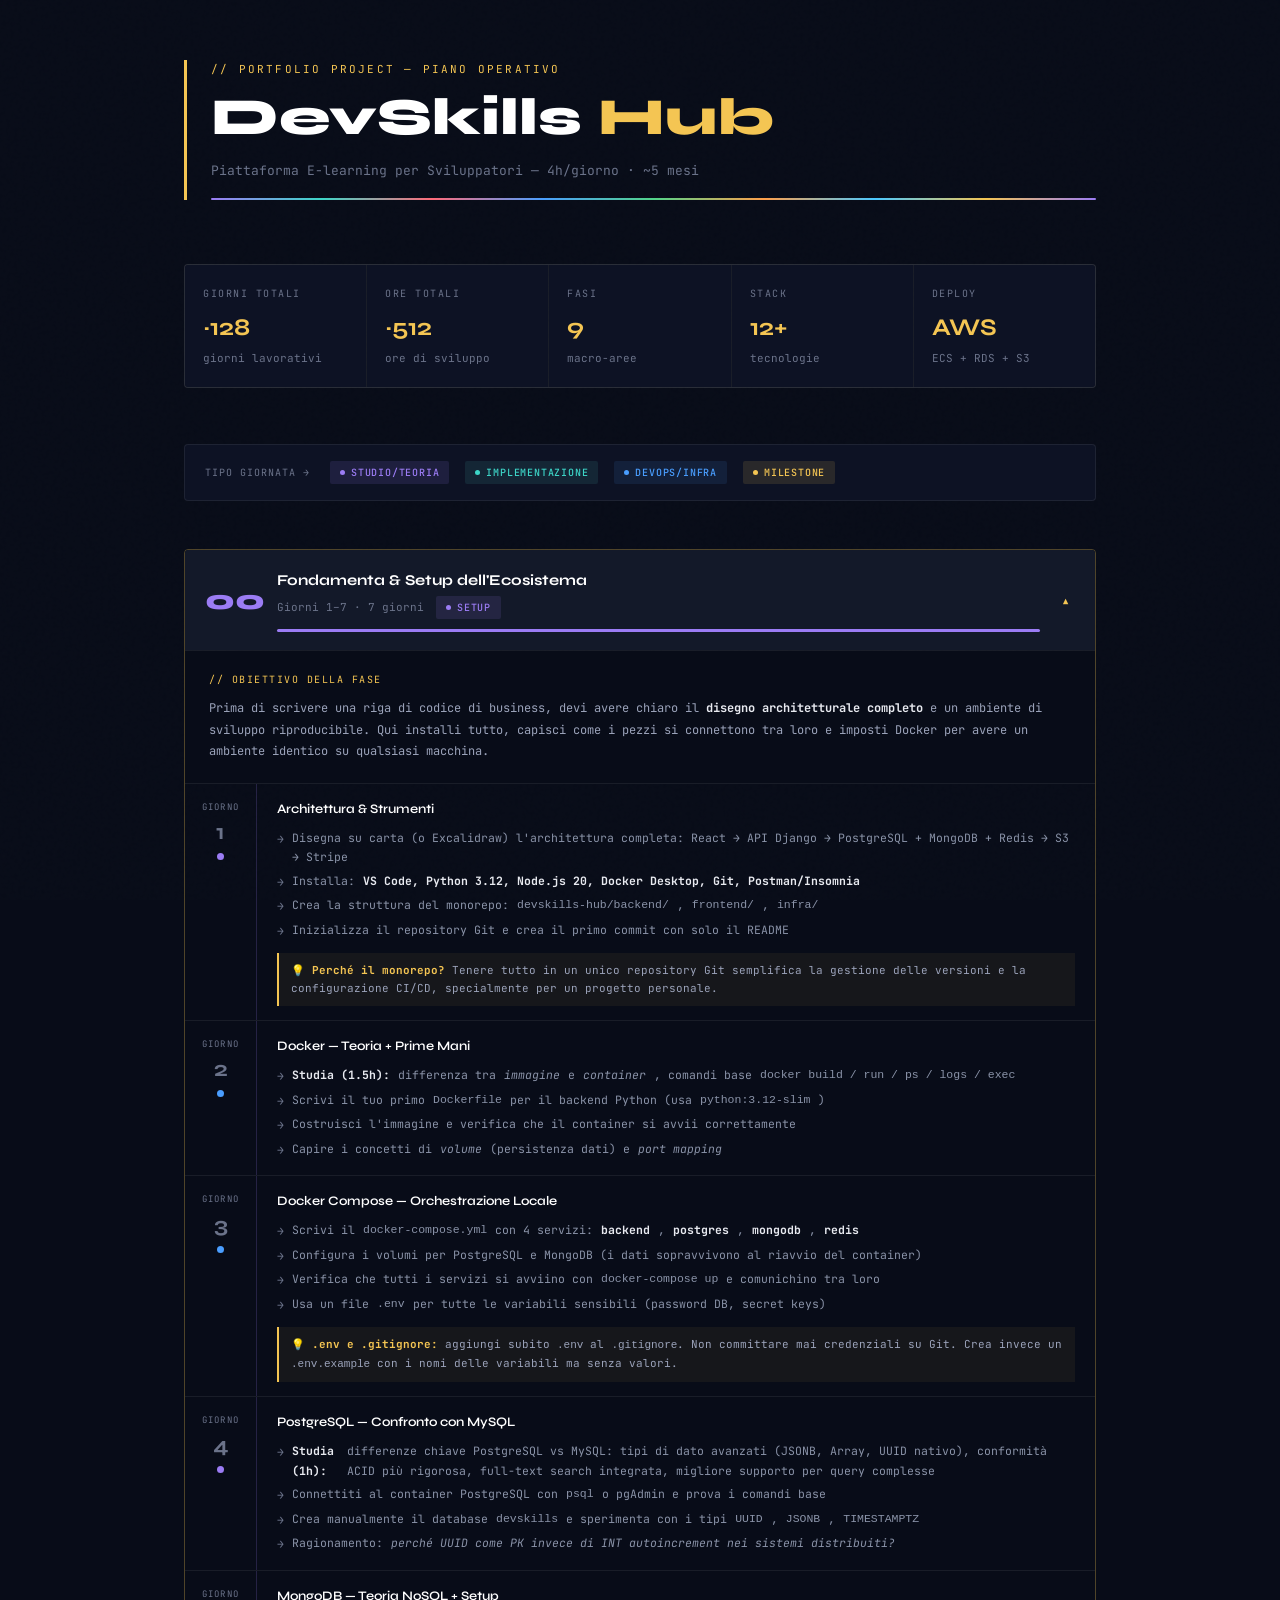
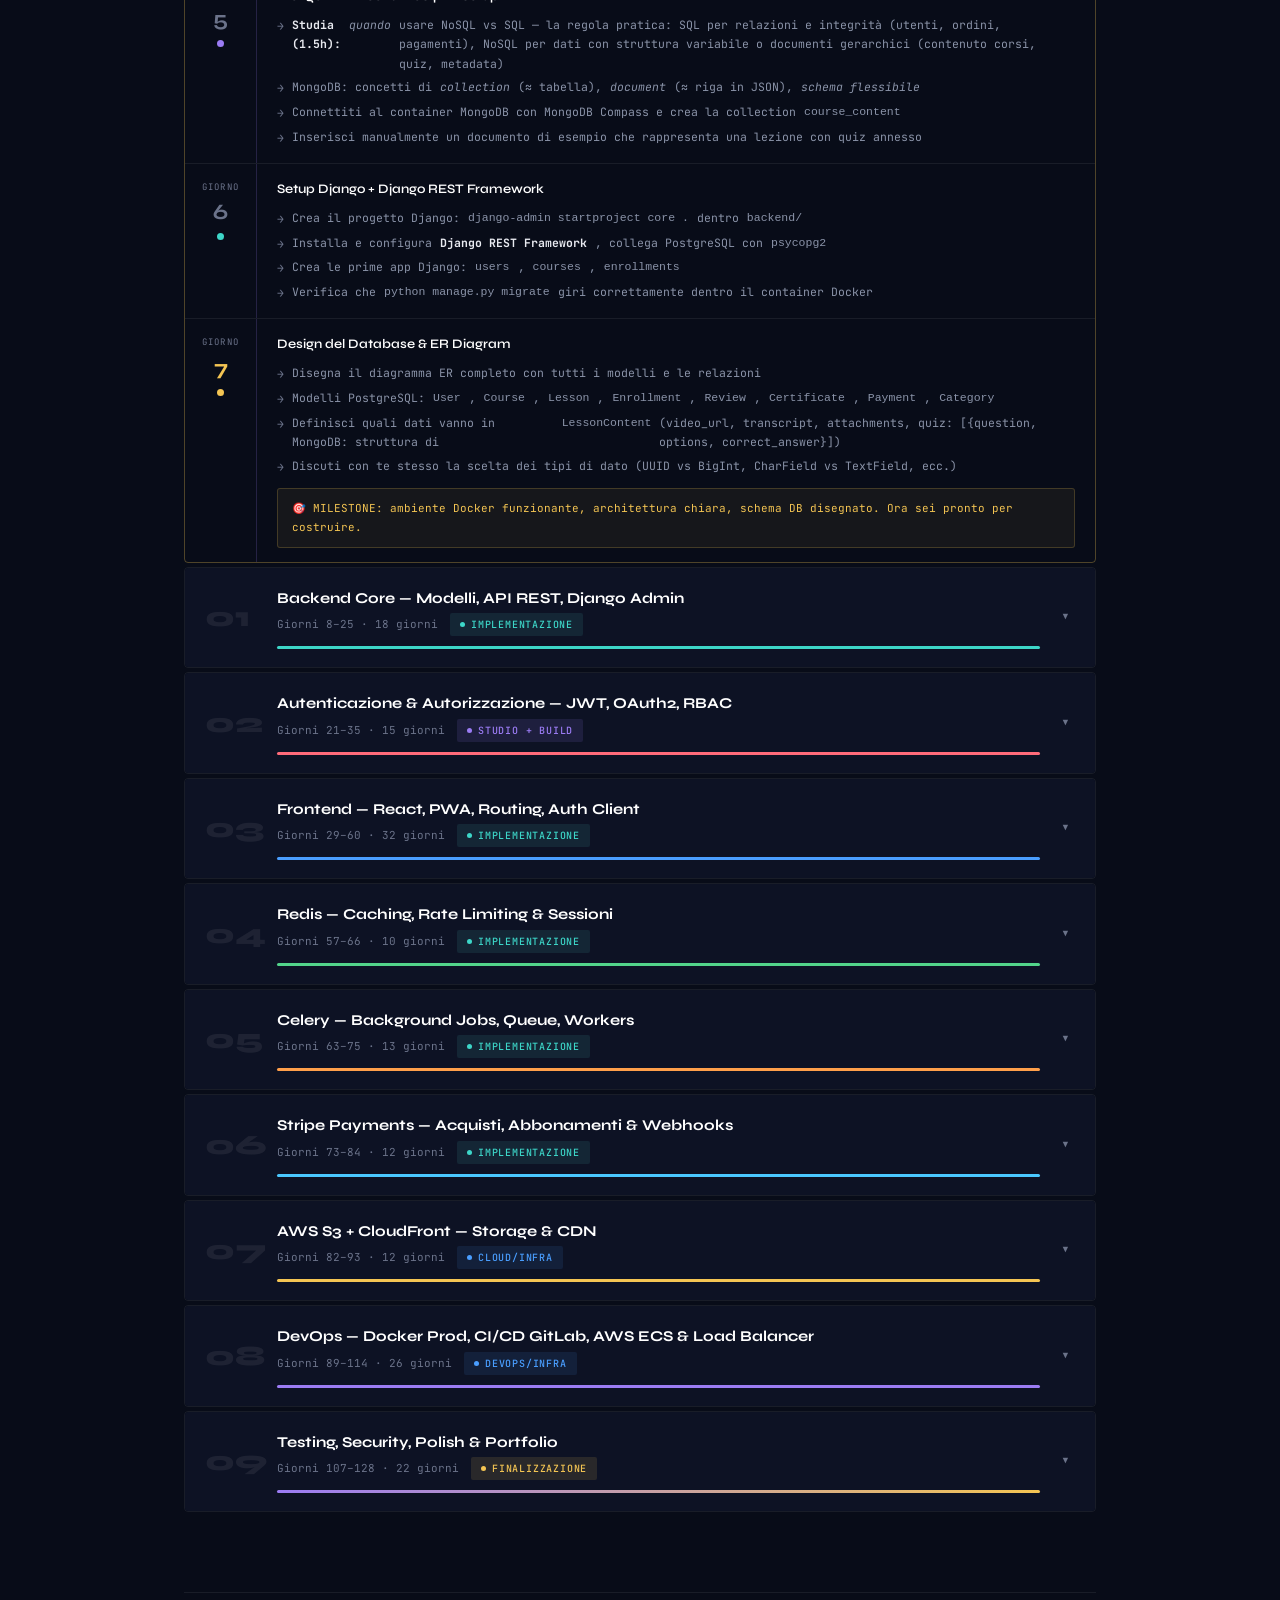
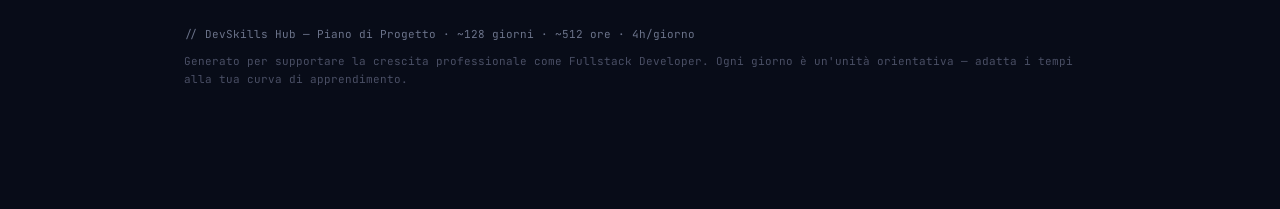
<file: extra/devskills_hub_plan.html>
<!DOCTYPE html>
<html lang="it">
<head>
<meta charset="UTF-8">
<meta name="viewport" content="width=device-width, initial-scale=1.0">
<title>DevSkills Hub — Piano di Progetto</title>
<link href="https://fonts.googleapis.com/css2?family=Syne:wght@400;600;700;800&family=JetBrains+Mono:wght@300;400;500&display=swap" rel="stylesheet">
<style>
  :root {
    --bg: #080C18;
    --bg2: #0D1224;
    --bg3: #131929;
    --border: rgba(255,255,255,0.07);
    --gold: #F4C553;
    --gold-dim: rgba(244,197,83,0.15);
    --teal: #3DD6C8;
    --rose: #FF6B7A;
    --purple: #9B7CF4;
    --blue: #4A9EFF;
    --green: #52D48A;
    --text: #E8EAF0;
    --muted: #6B738A;
    --accent-border: rgba(244,197,83,0.3);
  }

  * { box-sizing: border-box; margin: 0; padding: 0; }

  body {
    background: var(--bg);
    color: var(--text);
    font-family: 'JetBrains Mono', monospace;
    font-size: 13px;
    line-height: 1.7;
    min-height: 100vh;
  }

  /* NOISE OVERLAY */
  body::before {
    content:'';
    position: fixed;
    inset: 0;
    background-image: url("data:image/svg+xml,%3Csvg viewBox='0 0 256 256' xmlns='http://www.w3.org/2000/svg'%3E%3Cfilter id='n'%3E%3CfeTurbulence type='fractalNoise' baseFrequency='0.9' numOctaves='4' stitchTiles='stitch'/%3E%3C/filter%3E%3Crect width='100%25' height='100%25' filter='url(%23n)' opacity='0.04'/%3E%3C/svg%3E");
    pointer-events: none;
    z-index: 0;
    opacity: 0.4;
  }

  .wrapper {
    position: relative;
    z-index: 1;
    max-width: 960px;
    margin: 0 auto;
    padding: 60px 24px 120px;
  }

  /* HEADER */
  .header {
    margin-bottom: 64px;
    border-left: 3px solid var(--gold);
    padding-left: 24px;
  }

  .header-tag {
    font-size: 11px;
    letter-spacing: 0.2em;
    color: var(--gold);
    text-transform: uppercase;
    margin-bottom: 10px;
  }

  .header h1 {
    font-family: 'Syne', sans-serif;
    font-weight: 800;
    font-size: clamp(32px, 5vw, 52px);
    line-height: 1.1;
    color: #fff;
    margin-bottom: 8px;
  }

  .header h1 span {
    color: var(--gold);
  }

  .header-sub {
    color: var(--muted);
    font-size: 13px;
    margin-top: 14px;
  }

  /* STATS BAR */
  .stats {
    display: grid;
    grid-template-columns: repeat(auto-fit, minmax(140px, 1fr));
    gap: 1px;
    background: var(--border);
    border: 1px solid var(--border);
    border-radius: 4px;
    margin-bottom: 56px;
    overflow: hidden;
  }

  .stat {
    background: var(--bg2);
    padding: 20px 18px;
  }

  .stat-label { font-size: 10px; color: var(--muted); letter-spacing: 0.15em; text-transform: uppercase; margin-bottom: 6px; }
  .stat-value { font-family: 'Syne', sans-serif; font-size: 24px; font-weight: 700; color: var(--gold); }
  .stat-unit { font-size: 11px; color: var(--muted); }

  /* LEGEND */
  .legend {
    display: flex;
    flex-wrap: wrap;
    gap: 16px;
    margin-bottom: 48px;
    padding: 16px 20px;
    background: var(--bg2);
    border: 1px solid var(--border);
    border-radius: 4px;
    align-items: center;
  }

  .legend-label { font-size: 10px; color: var(--muted); text-transform: uppercase; letter-spacing: 0.1em; margin-right: 4px; }

  .badge {
    display: inline-flex;
    align-items: center;
    gap: 6px;
    padding: 3px 10px;
    border-radius: 2px;
    font-size: 10px;
    letter-spacing: 0.08em;
    text-transform: uppercase;
    font-weight: 500;
  }

  .badge-dot { width: 5px; height: 5px; border-radius: 50%; }

  .badge.theory { background: rgba(155,124,244,0.12); color: var(--purple); }
  .badge.theory .badge-dot { background: var(--purple); }
  .badge.build { background: rgba(77,214,200,0.1); color: var(--teal); }
  .badge.build .badge-dot { background: var(--teal); }
  .badge.devops { background: rgba(74,158,255,0.1); color: var(--blue); }
  .badge.devops .badge-dot { background: var(--blue); }
  .badge.milestone { background: rgba(244,197,83,0.12); color: var(--gold); }
  .badge.milestone .badge-dot { background: var(--gold); }

  /* PHASE */
  .phase {
    margin-bottom: 4px;
    border: 1px solid var(--border);
    border-radius: 4px;
    overflow: hidden;
    transition: border-color 0.2s;
  }

  .phase:hover { border-color: rgba(255,255,255,0.13); }
  .phase.open { border-color: var(--accent-border); }

  .phase-header {
    display: grid;
    grid-template-columns: 56px 1fr auto;
    align-items: center;
    gap: 16px;
    padding: 18px 20px;
    cursor: pointer;
    background: var(--bg2);
    user-select: none;
    transition: background 0.15s;
  }

  .phase-header:hover { background: var(--bg3); }
  .phase.open .phase-header { background: var(--bg3); }

  .phase-num {
    font-family: 'Syne', sans-serif;
    font-size: 28px;
    font-weight: 800;
    color: var(--border);
    line-height: 1;
  }

  .phase.open .phase-num { color: var(--gold); }

  .phase-info {}
  .phase-name {
    font-family: 'Syne', sans-serif;
    font-size: 15px;
    font-weight: 700;
    color: #fff;
    margin-bottom: 2px;
  }

  .phase-meta {
    display: flex;
    gap: 12px;
    align-items: center;
    flex-wrap: wrap;
  }

  .phase-days { font-size: 11px; color: var(--muted); }
  .phase-color-bar {
    height: 3px;
    border-radius: 2px;
    width: 100%;
    margin-top: 10px;
  }

  .phase-toggle {
    font-size: 18px;
    color: var(--muted);
    transition: transform 0.2s, color 0.2s;
    padding: 4px;
  }

  .phase.open .phase-toggle { transform: rotate(180deg); color: var(--gold); }

  .phase-body {
    display: none;
    border-top: 1px solid var(--border);
  }

  .phase.open .phase-body { display: block; }

  /* CONCEPT BOX */
  .concept-box {
    padding: 20px 24px;
    background: var(--bg);
    border-bottom: 1px solid var(--border);
  }

  .concept-title {
    font-size: 10px;
    letter-spacing: 0.15em;
    text-transform: uppercase;
    color: var(--gold);
    margin-bottom: 10px;
  }

  .concept-text {
    color: #9BA3BA;
    font-size: 12px;
    line-height: 1.8;
  }

  .concept-text strong { color: var(--text); }

  /* DAYS TABLE */
  .days-list {}

  .day-row {
    display: grid;
    grid-template-columns: 72px 1fr;
    border-bottom: 1px solid var(--border);
    transition: background 0.1s;
  }

  .day-row:last-child { border-bottom: none; }
  .day-row:hover { background: rgba(255,255,255,0.02); }

  .day-num-col {
    display: flex;
    flex-direction: column;
    align-items: center;
    justify-content: flex-start;
    padding: 16px 8px;
    border-right: 1px solid var(--border);
    gap: 6px;
  }

  .day-label {
    font-size: 9px;
    color: var(--muted);
    letter-spacing: 0.12em;
    text-transform: uppercase;
  }

  .day-number {
    font-family: 'Syne', sans-serif;
    font-size: 22px;
    font-weight: 700;
    color: var(--muted);
    line-height: 1;
  }

  .day-row.milestone-day .day-number { color: var(--gold); }

  .day-type-dot {
    width: 7px;
    height: 7px;
    border-radius: 50%;
    margin-top: 4px;
  }

  .day-content-col {
    padding: 14px 20px;
  }

  .day-title {
    font-family: 'Syne', sans-serif;
    font-size: 13px;
    font-weight: 600;
    color: #fff;
    margin-bottom: 6px;
  }

  .day-tasks {
    list-style: none;
    color: #8A93A8;
    font-size: 11.5px;
  }

  .day-tasks li {
    padding: 2px 0;
    display: flex;
    gap: 8px;
    align-items: flex-start;
  }

  .day-tasks li::before {
    content: '→';
    color: var(--muted);
    flex-shrink: 0;
    margin-top: 1px;
  }

  .day-tasks li strong { color: var(--text); }

  .tip-box {
    margin-top: 10px;
    padding: 8px 12px;
    background: rgba(244,197,83,0.06);
    border-left: 2px solid var(--gold);
    font-size: 11px;
    color: #9BA3BA;
  }

  .tip-box strong { color: var(--gold); }

  .milestone-banner {
    background: rgba(244,197,83,0.06);
    border: 1px solid rgba(244,197,83,0.2);
    border-radius: 3px;
    padding: 10px 14px;
    margin-top: 10px;
    font-size: 11px;
    color: var(--gold);
    display: flex;
    align-items: center;
    gap: 8px;
  }

  /* COLOR ACCENTS PER PHASE */
  .p0 .phase-color-bar { background: var(--purple); }
  .p1 .phase-color-bar { background: var(--teal); }
  .p2 .phase-color-bar { background: var(--rose); }
  .p3 .phase-color-bar { background: var(--blue); }
  .p4 .phase-color-bar { background: var(--green); }
  .p5 .phase-color-bar { background: #FF9F4A; }
  .p6 .phase-color-bar { background: #4AC8FF; }
  .p7 .phase-color-bar { background: var(--gold); }
  .p8 .phase-color-bar { background: var(--purple); }

  .p0 .phase.open, .p1 .phase.open { border-color: var(--accent-border); }

  .p0 .day-num-col { border-right-color: rgba(155,124,244,0.2); }
  .p1 .day-num-col { border-right-color: rgba(61,214,200,0.2); }
  .p2 .day-num-col { border-right-color: rgba(255,107,122,0.2); }
  .p3 .day-num-col { border-right-color: rgba(74,158,255,0.2); }
  .p4 .day-num-col { border-right-color: rgba(82,212,138,0.2); }
  .p5 .day-num-col { border-right-color: rgba(255,159,74,0.2); }
  .p6 .day-num-col { border-right-color: rgba(74,200,255,0.2); }
  .p7 .day-num-col { border-right-color: rgba(244,197,83,0.2); }
  .p8 .day-num-col { border-right-color: rgba(155,124,244,0.2); }

  /* PHASE num colors */
  .p0 .phase.open .phase-num { color: var(--purple); }
  .p1 .phase.open .phase-num { color: var(--teal); }
  .p2 .phase.open .phase-num { color: var(--rose); }
  .p3 .phase.open .phase-num { color: var(--blue); }
  .p4 .phase.open .phase-num { color: var(--green); }
  .p5 .phase.open .phase-num { color: #FF9F4A; }
  .p6 .phase.open .phase-num { color: #4AC8FF; }
  .p7 .phase.open .phase-num { color: var(--gold); }
  .p8 .phase.open .phase-num { color: var(--purple); }

  .footer {
    margin-top: 80px;
    padding-top: 32px;
    border-top: 1px solid var(--border);
    color: var(--muted);
    font-size: 11px;
  }

  @media(max-width: 600px) {
    .day-row { grid-template-columns: 56px 1fr; }
    .stats { grid-template-columns: 1fr 1fr; }
    .phase-header { grid-template-columns: 40px 1fr auto; }
    .phase-num { font-size: 20px; }
  }
</style>
</head>
<body>
<div class="wrapper">

  <div class="header">
    <div class="header-tag">// Portfolio Project — Piano Operativo</div>
    <h1>DevSkills <span>Hub</span></h1>
    <div class="header-sub">Piattaforma E-learning per Sviluppatori — 4h/giorno · ~5 mesi</div>
    <div class="phase-color-bar" style="background: linear-gradient(90deg, #9B7CF4, #3DD6C8, #FF6B7A, #4A9EFF, #52D48A, #FF9F4A, #4AC8FF, #F4C553, #9B7CF4); height: 2px; width:100%; margin-top: 16px;"></div>
  </div>

  <div class="stats">
    <div class="stat"><div class="stat-label">Giorni totali</div><div class="stat-value">~128</div><div class="stat-unit">giorni lavorativi</div></div>
    <div class="stat"><div class="stat-label">Ore totali</div><div class="stat-value">~512</div><div class="stat-unit">ore di sviluppo</div></div>
    <div class="stat"><div class="stat-label">Fasi</div><div class="stat-value">9</div><div class="stat-unit">macro-aree</div></div>
    <div class="stat"><div class="stat-label">Stack</div><div class="stat-value">12+</div><div class="stat-unit">tecnologie</div></div>
    <div class="stat"><div class="stat-label">Deploy</div><div class="stat-value">AWS</div><div class="stat-unit">ECS + RDS + S3</div></div>
  </div>

  <div class="legend">
    <span class="legend-label">Tipo giornata →</span>
    <span class="badge theory"><span class="badge-dot"></span>Studio/Teoria</span>
    <span class="badge build"><span class="badge-dot"></span>Implementazione</span>
    <span class="badge devops"><span class="badge-dot"></span>DevOps/Infra</span>
    <span class="badge milestone"><span class="badge-dot"></span>Milestone</span>
  </div>

  <!-- ================================ PHASE 0 ================================ -->
  <div class="p0">
  <div class="phase" id="phase0">
    <div class="phase-header" onclick="toggle('phase0')">
      <div class="phase-num">00</div>
      <div class="phase-info">
        <div class="phase-name">Fondamenta & Setup dell'Ecosistema</div>
        <div class="phase-meta">
          <span class="phase-days">Giorni 1–7 · 7 giorni</span>
          <span class="badge theory"><span class="badge-dot"></span>Setup</span>
        </div>
        <div class="phase-color-bar"></div>
      </div>
      <div class="phase-toggle">▾</div>
    </div>
    <div class="phase-body">
      <div class="concept-box">
        <div class="concept-title">// Obiettivo della fase</div>
        <div class="concept-text">Prima di scrivere una riga di codice di business, devi avere chiaro il <strong>disegno architetturale completo</strong> e un ambiente di sviluppo riproducibile. Qui installi tutto, capisci come i pezzi si connettono tra loro e imposti Docker per avere un ambiente identico su qualsiasi macchina.</div>
      </div>
      <div class="days-list">

        <div class="day-row">
          <div class="day-num-col"><span class="day-label">giorno</span><span class="day-number">1</span><span class="day-type-dot" style="background:#9B7CF4"></span></div>
          <div class="day-content-col">
            <div class="day-title">Architettura & Strumenti</div>
            <ul class="day-tasks">
              <li>Disegna su carta (o Excalidraw) l'architettura completa: React → API Django → PostgreSQL + MongoDB + Redis → S3 → Stripe</li>
              <li>Installa: <strong>VS Code, Python 3.12, Node.js 20, Docker Desktop, Git, Postman/Insomnia</strong></li>
              <li>Crea la struttura del monorepo: <code>devskills-hub/backend/</code>, <code>frontend/</code>, <code>infra/</code></li>
              <li>Inizializza il repository Git e crea il primo commit con solo il README</li>
            </ul>
            <div class="tip-box"><strong>💡 Perché il monorepo?</strong> Tenere tutto in un unico repository Git semplifica la gestione delle versioni e la configurazione CI/CD, specialmente per un progetto personale.</div>
          </div>
        </div>

        <div class="day-row">
          <div class="day-num-col"><span class="day-label">giorno</span><span class="day-number">2</span><span class="day-type-dot" style="background:#4A9EFF"></span></div>
          <div class="day-content-col">
            <div class="day-title">Docker — Teoria + Prime Mani</div>
            <ul class="day-tasks">
              <li><strong>Studia (1.5h):</strong> differenza tra <em>immagine</em> e <em>container</em>, comandi base <code>docker build / run / ps / logs / exec</code></li>
              <li>Scrivi il tuo primo <code>Dockerfile</code> per il backend Python (usa <code>python:3.12-slim</code>)</li>
              <li>Costruisci l'immagine e verifica che il container si avvii correttamente</li>
              <li>Capire i concetti di <em>volume</em> (persistenza dati) e <em>port mapping</em></li>
            </ul>
          </div>
        </div>

        <div class="day-row">
          <div class="day-num-col"><span class="day-label">giorno</span><span class="day-number">3</span><span class="day-type-dot" style="background:#4A9EFF"></span></div>
          <div class="day-content-col">
            <div class="day-title">Docker Compose — Orchestrazione Locale</div>
            <ul class="day-tasks">
              <li>Scrivi il <code>docker-compose.yml</code> con 4 servizi: <strong>backend</strong>, <strong>postgres</strong>, <strong>mongodb</strong>, <strong>redis</strong></li>
              <li>Configura i volumi per PostgreSQL e MongoDB (i dati sopravvivono al riavvio del container)</li>
              <li>Verifica che tutti i servizi si avviino con <code>docker-compose up</code> e comunichino tra loro</li>
              <li>Usa un file <code>.env</code> per tutte le variabili sensibili (password DB, secret keys)</li>
            </ul>
            <div class="tip-box"><strong>💡 .env e .gitignore:</strong> aggiungi subito <code>.env</code> al <code>.gitignore</code>. Non committare mai credenziali su Git. Crea invece un <code>.env.example</code> con i nomi delle variabili ma senza valori.</div>
          </div>
        </div>

        <div class="day-row">
          <div class="day-num-col"><span class="day-label">giorno</span><span class="day-number">4</span><span class="day-type-dot" style="background:#9B7CF4"></span></div>
          <div class="day-content-col">
            <div class="day-title">PostgreSQL — Confronto con MySQL</div>
            <ul class="day-tasks">
              <li><strong>Studia (1h):</strong> differenze chiave PostgreSQL vs MySQL: tipi di dato avanzati (JSONB, Array, UUID nativo), conformità ACID più rigorosa, full-text search integrata, migliore supporto per query complesse</li>
              <li>Connettiti al container PostgreSQL con <code>psql</code> o pgAdmin e prova i comandi base</li>
              <li>Crea manualmente il database <code>devskills</code> e sperimenta con i tipi <code>UUID</code>, <code>JSONB</code>, <code>TIMESTAMPTZ</code></li>
              <li>Ragionamento: <em>perché UUID come PK invece di INT autoincrement nei sistemi distribuiti?</em></li>
            </ul>
          </div>
        </div>

        <div class="day-row">
          <div class="day-num-col"><span class="day-label">giorno</span><span class="day-number">5</span><span class="day-type-dot" style="background:#9B7CF4"></span></div>
          <div class="day-content-col">
            <div class="day-title">MongoDB — Teoria NoSQL + Setup</div>
            <ul class="day-tasks">
              <li><strong>Studia (1.5h):</strong> <em>quando</em> usare NoSQL vs SQL — la regola pratica: SQL per relazioni e integrità (utenti, ordini, pagamenti), NoSQL per dati con struttura variabile o documenti gerarchici (contenuto corsi, quiz, metadata)</li>
              <li>MongoDB: concetti di <em>collection</em> (≈ tabella), <em>document</em> (≈ riga in JSON), <em>schema flessibile</em></li>
              <li>Connettiti al container MongoDB con MongoDB Compass e crea la collection <code>course_content</code></li>
              <li>Inserisci manualmente un documento di esempio che rappresenta una lezione con quiz annesso</li>
            </ul>
          </div>
        </div>

        <div class="day-row">
          <div class="day-num-col"><span class="day-label">giorno</span><span class="day-number">6</span><span class="day-type-dot" style="background:#3DD6C8"></span></div>
          <div class="day-content-col">
            <div class="day-title">Setup Django + Django REST Framework</div>
            <ul class="day-tasks">
              <li>Crea il progetto Django: <code>django-admin startproject core .</code> dentro <code>backend/</code></li>
              <li>Installa e configura <strong>Django REST Framework</strong>, collega PostgreSQL con <code>psycopg2</code></li>
              <li>Crea le prime app Django: <code>users</code>, <code>courses</code>, <code>enrollments</code></li>
              <li>Verifica che <code>python manage.py migrate</code> giri correttamente dentro il container Docker</li>
            </ul>
          </div>
        </div>

        <div class="day-row milestone-day">
          <div class="day-num-col"><span class="day-label">giorno</span><span class="day-number">7</span><span class="day-type-dot" style="background:#F4C553"></span></div>
          <div class="day-content-col">
            <div class="day-title">Design del Database & ER Diagram</div>
            <ul class="day-tasks">
              <li>Disegna il diagramma ER completo con tutti i modelli e le relazioni</li>
              <li>Modelli PostgreSQL: <code>User</code>, <code>Course</code>, <code>Lesson</code>, <code>Enrollment</code>, <code>Review</code>, <code>Certificate</code>, <code>Payment</code>, <code>Category</code></li>
              <li>Definisci quali dati vanno in MongoDB: struttura di <code>LessonContent</code> (video_url, transcript, attachments, quiz: [{question, options, correct_answer}])</li>
              <li>Discuti con te stesso la scelta dei tipi di dato (UUID vs BigInt, CharField vs TextField, ecc.)</li>
            </ul>
            <div class="milestone-banner">🎯 MILESTONE: ambiente Docker funzionante, architettura chiara, schema DB disegnato. Ora sei pronto per costruire.</div>
          </div>
        </div>

      </div>
    </div>
  </div>
  </div>

  <!-- ================================ PHASE 1 ================================ -->
  <div class="p1">
  <div class="phase" id="phase1">
    <div class="phase-header" onclick="toggle('phase1')">
      <div class="phase-num">01</div>
      <div class="phase-info">
        <div class="phase-name">Backend Core — Modelli, API REST, Django Admin</div>
        <div class="phase-meta">
          <span class="phase-days">Giorni 8–25 · 18 giorni</span>
          <span class="badge build"><span class="badge-dot"></span>Implementazione</span>
        </div>
        <div class="phase-color-bar"></div>
      </div>
      <div class="phase-toggle">▾</div>
    </div>
    <div class="phase-body">
      <div class="concept-box">
        <div class="concept-title">// Obiettivo della fase</div>
        <div class="concept-text">Costruisci lo scheletro completo del backend: modelli Django, migrazioni, API REST per tutte le risorse principali, e un <strong>backoffice funzionante</strong> grazie al Django Admin personalizzato. Alla fine di questa fase, potrai interagire con tutte le entità del sistema via API, anche senza frontend.</div>
      </div>
      <div class="days-list">

        <div class="day-row">
          <div class="day-num-col"><span class="day-label">giorno</span><span class="day-number">8</span><span class="day-type-dot" style="background:#3DD6C8"></span></div>
          <div class="day-content-col">
            <div class="day-title">Modello User Personalizzato</div>
            <ul class="day-tasks">
              <li>Crea un <strong>Custom User Model</strong> che estende <code>AbstractUser</code> — aggiungi campo <code>role</code> (student/instructor/admin), <code>avatar</code>, <code>bio</code></li>
              <li>Perché custom user subito? È molto difficile cambiarlo dopo le prime migrazioni.</li>
              <li>Crea la prima migrazione e verifica la tabella su PostgreSQL</li>
              <li>Registra il modello nel Django Admin con campi personalizzati visibili</li>
            </ul>
          </div>
        </div>

        <div class="day-row">
          <div class="day-num-col"><span class="day-label">giorno</span><span class="day-number">9</span><span class="day-type-dot" style="background:#3DD6C8"></span></div>
          <div class="day-content-col">
            <div class="day-title">Modelli Course & Category</div>
            <ul class="day-tasks">
              <li>Modello <code>Category</code>: name, slug, description, icon</li>
              <li>Modello <code>Course</code>: title, slug, description, instructor (FK→User), category (FK), price, thumbnail, status (draft/published/archived), created_at, updated_at</li>
              <li>Modello <code>Lesson</code>: title, course (FK), order, duration_seconds, <strong>content_id</strong> (riferimento al documento MongoDB)</li>
              <li>Migrazioni + Django Admin con list_display, list_filter, search_fields configurati</li>
            </ul>
          </div>
        </div>

        <div class="day-row">
          <div class="day-num-col"><span class="day-label">giorno</span><span class="day-number">10</span><span class="day-type-dot" style="background:#3DD6C8"></span></div>
          <div class="day-content-col">
            <div class="day-title">Modelli Enrollment, Review, Certificate</div>
            <ul class="day-tasks">
              <li>Modello <code>Enrollment</code>: student (FK), course (FK), enrolled_at, progress_percent, completed_at</li>
              <li>Modello <code>Review</code>: enrollment (FK), rating (1-5), comment, created_at — vincolo unique_together(student, course)</li>
              <li>Modello <code>Certificate</code>: enrollment (OneToOne), issued_at, pdf_url</li>
              <li>Popola il database con dati di seed usando <code>manage.py shell</code> o <code>factories</code></li>
            </ul>
          </div>
        </div>

        <div class="day-row">
          <div class="day-num-col"><span class="day-label">giorno</span><span class="day-number">11</span><span class="day-type-dot" style="background:#3DD6C8"></span></div>
          <div class="day-content-col">
            <div class="day-title">Serializers DRF — La Logica di Trasformazione</div>
            <ul class="day-tasks">
              <li><strong>Studia (1h):</strong> cosa fa un serializer (model → JSON e JSON → model), differenza tra <code>ModelSerializer</code> e <code>Serializer</code></li>
              <li>Crea serializer per <code>Course</code> (versione list e versione detail con lezioni annidate)</li>
              <li>Serializer per <code>User</code> (attenzione: non esporre mai la password, anche hash)</li>
              <li>Sperimenta con <code>SerializerMethodField</code> per aggiungere campi calcolati (es. average_rating, lessons_count)</li>
            </ul>
          </div>
        </div>

        <div class="day-row">
          <div class="day-num-col"><span class="day-label">giorno</span><span class="day-number">12</span><span class="day-type-dot" style="background:#3DD6C8"></span></div>
          <div class="day-content-col">
            <div class="day-title">ViewSets & Router — API Courses</div>
            <ul class="day-tasks">
              <li>Crea <code>CourseViewSet</code> con <code>ModelViewSet</code> — ottieni CRUD completo in ~15 righe</li>
              <li>Configura il <code>DefaultRouter</code> e registra il viewset</li>
              <li>Testa gli endpoint con Postman: GET /api/courses/, POST /api/courses/, GET /api/courses/slug/, ecc.</li>
              <li>Aggiungi paginazione (max 20 corsi per pagina) e filtri di base per category e price</li>
            </ul>
          </div>
        </div>

        <div class="day-row">
          <div class="day-num-col"><span class="day-label">giorno</span><span class="day-number">13</span><span class="day-type-dot" style="background:#3DD6C8"></span></div>
          <div class="day-content-col">
            <div class="day-title">API Lessons & MongoDB Integration</div>
            <ul class="day-tasks">
              <li>Installa <code>pymongo</code> e crea un servizio Python che wrappa la connessione a MongoDB</li>
              <li>Endpoint <code>GET /api/lessons/{id}/content/</code>: recupera la riga da PostgreSQL + il documento da MongoDB e li fonde nella risposta JSON</li>
              <li>Endpoint <code>POST /api/lessons/{id}/content/</code> (solo instructors): salva il contenuto su MongoDB e salva il <code>content_id</code> su PostgreSQL</li>
              <li>Testa il flusso completo con Postman</li>
            </ul>
          </div>
        </div>

        <div class="day-row">
          <div class="day-num-col"><span class="day-label">giorno</span><span class="day-number">14</span><span class="day-type-dot" style="background:#3DD6C8"></span></div>
          <div class="day-content-col">
            <div class="day-title">API Enrollments & Progress Tracking</div>
            <ul class="day-tasks">
              <li>Endpoint <code>POST /api/courses/{slug}/enroll/</code> — crea un'enrollment se non esiste già e non è free</li>
              <li>Endpoint <code>POST /api/enrollments/{id}/progress/</code> — aggiorna il progresso di una lezione specifica e ricalcola il progress_percent</li>
              <li>Endpoint <code>GET /api/enrollments/my/</code> — tutti i corsi dell'utente loggato con progresso</li>
              <li>Logica di completamento automatico: quando progress = 100%, emetti segnale Django per generare il certificato</li>
            </ul>
          </div>
        </div>

        <div class="day-row">
          <div class="day-num-col"><span class="day-label">giorno</span><span class="day-number">15</span><span class="day-type-dot" style="background:#3DD6C8"></span></div>
          <div class="day-content-col">
            <div class="day-title">API Reviews & Search</div>
            <ul class="day-tasks">
              <li>Endpoint CRUD per le recensioni — solo studenti iscritti possono recensire, una sola recensione per corso</li>
              <li>Aggiungi <strong>django-filter</strong> e <strong>SearchFilter</strong> al viewset dei corsi: ricerca per titolo, categoria, istruttore</li>
              <li>Aggiungi <strong>OrderingFilter</strong>: ordina per prezzo, rating medio, numero iscritti, data pubblicazione</li>
              <li>Testa i query params: <code>?search=python&ordering=-rating&category=backend</code></li>
            </ul>
          </div>
        </div>

        <div class="day-row">
          <div class="day-num-col"><span class="day-label">giorno</span><span class="day-number">16-17</span><span class="day-type-dot" style="background:#3DD6C8"></span></div>
          <div class="day-content-col">
            <div class="day-title">Django Admin — Backoffice Personalizzato (2 giorni)</div>
            <ul class="day-tasks">
              <li>Personalizza profondamente il Django Admin: inline per Lessons dentro Course, azioni bulk (pubblica/archivia corsi)</li>
              <li>Aggiungi <strong>dashboard custom</strong> con statistiche: corsi pubblicati, iscrizioni questo mese, revenue totale</li>
              <li>Aggiungi <code>SimpleHistoryAdmin</code> o simile per tracciare le modifiche ai modelli critici</li>
              <li>Il Django Admin sarà il tuo <em>backoffice</em> operativo — investi tempo a renderlo funzionale e completo</li>
            </ul>
          </div>
        </div>

        <div class="day-row">
          <div class="day-num-col"><span class="day-label">giorno</span><span class="day-number">18-19</span><span class="day-type-dot" style="background:#3DD6C8"></span></div>
          <div class="day-content-col">
            <div class="day-title">Error Handling & API Standardization (2 giorni)</div>
            <ul class="day-tasks">
              <li>Crea un exception handler custom per DRF: tutte le risposte di errore hanno la stessa struttura JSON <code>{"error": "...", "detail": "...", "code": "..."}</code></li>
              <li>Gestisci i casi edge: corso già acquistato, lezione non appartenente al corso, recensione su corso non completato</li>
              <li>Aggiungi <strong>throttling</strong>: max 100 req/ora per utenti anonimi, 1000 per autenticati</li>
              <li>Scrivi la documentazione API con <strong>drf-spectacular</strong> (genera Swagger/OpenAPI automaticamente)</li>
            </ul>
          </div>
        </div>

        <div class="day-row milestone-day">
          <div class="day-num-col"><span class="day-label">giorno</span><span class="day-number">20</span><span class="day-type-dot" style="background:#F4C553"></span></div>
          <div class="day-content-col">
            <div class="day-title">Test & Review del Backend Core</div>
            <ul class="day-tasks">
              <li>Scrivi i primi test con <code>pytest-django</code>: testa tutti gli endpoint con casi positivi e negativi</li>
              <li>Usa <code>factory_boy</code> per generare dati di test senza hardcodare</li>
              <li>Verifica la copertura di test con <code>pytest --cov</code> — obiettivo: >70% sul codice business</li>
              <li>Review generale: tutti gli endpoint funzionano? La struttura dei serializer è coerente?</li>
            </ul>
            <div class="milestone-banner">🎯 MILESTONE: API REST completa e documentata. Il backend è autonomo e testabile senza frontend.</div>
          </div>
        </div>

      </div>
    </div>
  </div>
  </div>

  <!-- ================================ PHASE 2 ================================ -->
  <div class="p2">
  <div class="phase" id="phase2">
    <div class="phase-header" onclick="toggle('phase2')">
      <div class="phase-num">02</div>
      <div class="phase-info">
        <div class="phase-name">Autenticazione & Autorizzazione — JWT, OAuth2, RBAC</div>
        <div class="phase-meta">
          <span class="phase-days">Giorni 21–35 · 15 giorni</span>
          <span class="badge theory"><span class="badge-dot"></span>Studio + Build</span>
        </div>
        <div class="phase-color-bar"></div>
      </div>
      <div class="phase-toggle">▾</div>
    </div>
    <div class="phase-body">
      <div class="concept-box">
        <div class="concept-title">// Concetti chiave che imparerai</div>
        <div class="concept-text">
          <strong>JWT (JSON Web Token):</strong> un token firmato crittograficamente che il client conserva (localStorage o cookie HttpOnly) e invia ad ogni richiesta. Il server lo verifica senza consultare il DB — è <em>stateless</em>. Struttura: Header.Payload.Signature.<br><br>
          <strong>OAuth2:</strong> un protocollo di <em>delegazione</em>: "permetti a Google di dire che sei chi dici di essere". Non è un'alternativa a JWT — spesso si usano insieme: OAuth2 gestisce il flusso di login sociale, JWT viene poi emesso dal tuo backend come token di sessione.<br><br>
          <strong>RBAC (Role-Based Access Control):</strong> ogni utente ha un <em>ruolo</em>, ogni ruolo ha dei <em>permessi</em>. Nel nostro caso: <code>student</code> può leggere corsi e iscriversi; <code>instructor</code> può creare e modificare i propri corsi; <code>admin</code> può fare tutto.
        </div>
      </div>
      <div class="days-list">

        <div class="day-row">
          <div class="day-num-col"><span class="day-label">giorno</span><span class="day-number">21</span><span class="day-type-dot" style="background:#9B7CF4"></span></div>
          <div class="day-content-col">
            <div class="day-title">JWT — Teoria Profonda</div>
            <ul class="day-tasks">
              <li><strong>Studia (2h):</strong> anatomia di un JWT (header, payload, signature), come viene firmato con HMAC-SHA256 o RS256, perché non va messa informazione sensibile nel payload (è base64, non cifrato)</li>
              <li>Differenza tra <strong>Access Token</strong> (breve durata, 15min) e <strong>Refresh Token</strong> (lunga durata, 7 giorni)</li>
              <li>Rischi: token theft, come mitigarli (HttpOnly cookie per refresh token, HTTPS obbligatorio)</li>
              <li>Prova a decodificare un JWT su jwt.io per capirne la struttura</li>
            </ul>
          </div>
        </div>

        <div class="day-row">
          <div class="day-num-col"><span class="day-label">giorno</span><span class="day-number">22</span><span class="day-type-dot" style="background:#FF6B7A"></span></div>
          <div class="day-content-col">
            <div class="day-title">JWT — Implementazione con SimpleJWT</div>
            <ul class="day-tasks">
              <li>Installa <code>djangorestframework-simplejwt</code> e configura in <code>settings.py</code></li>
              <li>Endpoint <code>POST /api/auth/token/</code> → riceve email+password, restituisce access+refresh token</li>
              <li>Endpoint <code>POST /api/auth/token/refresh/</code> → scambia il refresh token per un nuovo access token</li>
              <li>Configura il refresh token come cookie HttpOnly lato server (più sicuro di localStorage)</li>
              <li>Testa il ciclo completo: login → chiamata API protetta → scadenza → refresh → nuova chiamata</li>
            </ul>
          </div>
        </div>

        <div class="day-row">
          <div class="day-num-col"><span class="day-label">giorno</span><span class="day-number">23</span><span class="day-type-dot" style="background:#9B7CF4"></span></div>
          <div class="day-content-col">
            <div class="day-title">OAuth2 — Teoria: il Flusso Authorization Code</div>
            <ul class="day-tasks">
              <li><strong>Studia (2h):</strong> i 4 ruoli OAuth2 (Resource Owner, Client, Authorization Server, Resource Server), i grant types (Authorization Code, il più sicuro per web app)</li>
              <li>Traccia il flusso passo per passo: utente clicca "Login con Google" → redirect a Google → Google chiede consenso → redirect al tuo backend con un <em>code</em> → il backend scambia il code con un access_token Google → il backend verifica l'identità → emette il proprio JWT</li>
              <li>Registra una app su <strong>Google Cloud Console</strong> e <strong>GitHub Developer Settings</strong> per ottenere client_id e client_secret</li>
            </ul>
          </div>
        </div>

        <div class="day-row">
          <div class="day-num-col"><span class="day-label">giorno</span><span class="day-number">24</span><span class="day-type-dot" style="background:#FF6B7A"></span></div>
          <div class="day-content-col">
            <div class="day-title">OAuth2 — Implementazione Social Login</div>
            <ul class="day-tasks">
              <li>Installa <code>social-auth-app-django</code> o <code>dj-rest-auth</code> con allauth</li>
              <li>Configura i backend Google e GitHub in <code>settings.py</code></li>
              <li>Endpoint <code>POST /api/auth/google/</code>: riceve il token Google dal frontend e restituisce il JWT della tua app</li>
              <li>Logica: se l'email non esiste → crea account automaticamente. Se esiste → collega i provider</li>
              <li>Testa con Postman simulando il callback OAuth</li>
            </ul>
          </div>
        </div>

        <div class="day-row">
          <div class="day-num-col"><span class="day-label">giorno</span><span class="day-number">25</span><span class="day-type-dot" style="background:#9B7CF4"></span></div>
          <div class="day-content-col">
            <div class="day-title">RBAC — Design & Implementazione</div>
            <ul class="day-tasks">
              <li><strong>Studia (1h):</strong> differenza tra RBAC (ruoli predefiniti) e ABAC (attributi dinamici) — per il nostro progetto RBAC è sufficiente</li>
              <li>Crea 3 ruoli: <code>student</code>, <code>instructor</code>, <code>admin</code>. Ogni ruolo mappa a un set di permessi DRF</li>
              <li>Scrivi <strong>custom permission classes</strong> DRF: <code>IsInstructor</code>, <code>IsStudentEnrolled</code>, <code>IsOwnerOrAdmin</code></li>
              <li>Applica le permission al viewset: solo instructor può creare corsi, solo enrolled student può vedere i contenuti</li>
            </ul>
            <div class="tip-box"><strong>💡 Regola d'oro del RBAC:</strong> scrivi sempre la permission in modo "positivo" — <em>chi può fare questa cosa?</em> — invece di "chi non può". Poi combina con <code>IsAuthenticated</code> come base.</div>
          </div>
        </div>

        <div class="day-row">
          <div class="day-num-col"><span class="day-label">giorno</span><span class="day-number">26-27</span><span class="day-type-dot" style="background:#FF6B7A"></span></div>
          <div class="day-content-col">
            <div class="day-title">Registrazione, Email Verification & Password Reset (2 giorni)</div>
            <ul class="day-tasks">
              <li>Endpoint <code>POST /api/auth/register/</code>: crea utente, invia email di verifica con token univoco (UUID)</li>
              <li>Endpoint <code>GET /api/auth/verify-email/{token}/</code>: attiva l'account</li>
              <li>Endpoint <code>POST /api/auth/password/reset/</code> e <code>/confirm/</code>: flow completo di reset password</li>
              <li>Per ora usa <code>console</code> email backend (stampa le email in stdout) — configurerai SMTP reale in fase DevOps</li>
            </ul>
          </div>
        </div>

        <div class="day-row milestone-day">
          <div class="day-num-col"><span class="day-label">giorno</span><span class="day-number">28</span><span class="day-type-dot" style="background:#F4C553"></span></div>
          <div class="day-content-col">
            <div class="day-title">Security Review & Test Auth</div>
            <ul class="day-tasks">
              <li>Testa tutti gli scenari: utente non autenticato su endpoint protetto, student che tenta di modificare un corso, instructor che accede ai dati di un altro instructor</li>
              <li>Verifica CORS: configura <code>django-cors-headers</code> per permettere richieste solo dal tuo dominio frontend</li>
              <li>Verifica che i JWT siano correttamente invalidati al logout (token blacklist)</li>
            </ul>
            <div class="milestone-banner">🎯 MILESTONE: sistema auth completo. JWT + OAuth2 (Google & GitHub) + RBAC a 3 livelli funzionante.</div>
          </div>
        </div>

      </div>
    </div>
  </div>
  </div>

  <!-- ================================ PHASE 3 ================================ -->
  <div class="p3">
  <div class="phase" id="phase3">
    <div class="phase-header" onclick="toggle('phase3')">
      <div class="phase-num">03</div>
      <div class="phase-info">
        <div class="phase-name">Frontend — React, PWA, Routing, Auth Client</div>
        <div class="phase-meta">
          <span class="phase-days">Giorni 29–60 · 32 giorni</span>
          <span class="badge build"><span class="badge-dot"></span>Implementazione</span>
        </div>
        <div class="phase-color-bar"></div>
      </div>
      <div class="phase-toggle">▾</div>
    </div>
    <div class="phase-body">
      <div class="concept-box">
        <div class="concept-title">// PWA — Cosa significa davvero</div>
        <div class="concept-text">
          Una <strong>PWA (Progressive Web App)</strong> è una web app che si comporta come un'app nativa: installabile sullo schermo del telefono, funziona (parzialmente) offline, riceve notifiche push, ha una splash screen. Si ottiene aggiungendo due cose al tuo React app: un <strong>Web App Manifest</strong> (JSON che descrive l'app: nome, icona, colori) e un <strong>Service Worker</strong> (script JS che gira in background, intercetta le richieste di rete e gestisce la cache offline). Con Vite + <code>vite-plugin-pwa</code> si configura in poche ore.
        </div>
      </div>
      <div class="days-list">

        <div class="day-row">
          <div class="day-num-col"><span class="day-label">giorno</span><span class="day-number">29</span><span class="day-type-dot" style="background:#4A9EFF"></span></div>
          <div class="day-content-col">
            <div class="day-title">Setup React + Tooling</div>
            <ul class="day-tasks">
              <li>Crea il progetto con <strong>Vite</strong> (non create-react-app): <code>npm create vite@latest frontend -- --template react</code></li>
              <li>Installa: <code>react-router-dom</code>, <code>axios</code>, <code>zustand</code> (state management leggero), <code>tailwindcss</code></li>
              <li>Struttura delle cartelle: <code>components/</code>, <code>pages/</code>, <code>hooks/</code>, <code>services/</code>, <code>stores/</code></li>
              <li>Configura Tailwind CSS con tema custom (colori brand, font, breakpoint)</li>
            </ul>
          </div>
        </div>

        <div class="day-row">
          <div class="day-num-col"><span class="day-label">giorno</span><span class="day-number">30</span><span class="day-type-dot" style="background:#4A9EFF"></span></div>
          <div class="day-content-col">
            <div class="day-title">Routing & Layout System</div>
            <ul class="day-tasks">
              <li>Configura React Router v6 con layout annidate: <code>PublicLayout</code> (navbar + footer), <code>DashboardLayout</code> (sidebar), <code>AuthLayout</code> (centered)</li>
              <li>Crea le route principali: <code>/</code>, <code>/courses</code>, <code>/courses/:slug</code>, <code>/dashboard</code>, <code>/teach</code>, <code>/admin</code></li>
              <li>Implementa <strong>Protected Routes</strong>: se non autenticato, redirect a /login; se ruolo insufficiente, redirect a /403</li>
              <li>Aggiungi lazy loading dei componenti per pagina con <code>React.lazy</code> + <code>Suspense</code></li>
            </ul>
          </div>
        </div>

        <div class="day-row">
          <div class="day-num-col"><span class="day-label">giorno</span><span class="day-number">31-32</span><span class="day-type-dot" style="background:#4A9EFF"></span></div>
          <div class="day-content-col">
            <div class="day-title">Auth Client — Store, Interceptors, Token Refresh (2 giorni)</div>
            <ul class="day-tasks">
              <li>Crea <code>authStore</code> con Zustand: user, accessToken, isAuthenticated, login(), logout()</li>
              <li>Configura <strong>Axios interceptors</strong>: aggiungi automaticamente il bearer token ad ogni richiesta</li>
              <li>Implementa il <strong>token refresh automatico</strong>: se una risposta è 401, prova a refreshare il token e reinvia la richiesta originale — trasparente per l'utente</li>
              <li>Gestisci la persistenza: salva solo il refresh token (cookie HttpOnly, gestito dal browser), non l'access token in localStorage</li>
            </ul>
            <div class="tip-box"><strong>💡 Axios interceptor di refresh:</strong> è uno dei pattern più importanti da padroneggiare. Usa una coda di richieste pendenti mentre il refresh è in corso, così non hai race conditions se più richieste falliscono contemporaneamente.</div>
          </div>
        </div>

        <div class="day-row">
          <div class="day-num-col"><span class="day-label">giorno</span><span class="day-number">33</span><span class="day-type-dot" style="background:#4A9EFF"></span></div>
          <div class="day-content-col">
            <div class="day-title">Pagine Auth — Login, Register, OAuth Buttons</div>
            <ul class="day-tasks">
              <li>Pagina di login con form email/password + validazione client-side (react-hook-form)</li>
              <li>Bottoni "Continua con Google" e "Continua con GitHub" che avviano il flusso OAuth2</li>
              <li>Pagina di registrazione con password strength indicator</li>
              <li>Feedback visivi: loading state durante il login, messaggi di errore specifici per tipo di errore</li>
            </ul>
          </div>
        </div>

        <div class="day-row">
          <div class="day-num-col"><span class="day-label">giorno</span><span class="day-number">34-36</span><span class="day-type-dot" style="background:#4A9EFF"></span></div>
          <div class="day-content-col">
            <div class="day-title">Homepage & Catalogo Corsi (3 giorni)</div>
            <ul class="day-tasks">
              <li>Homepage: hero section, corsi in evidenza, categorie, testimonial, stats (utenti, corsi, ore di contenuto)</li>
              <li>Pagina catalogo: griglia di corsi con card, filtri laterali (categoria, livello, prezzo, rating), ricerca in tempo reale con debounce</li>
              <li>Componente <code>CourseCard</code>: thumbnail, istruttore, rating, prezzo, badge "Bestseller" o "Nuovo"</li>
              <li>Paginazione infinita (Intersection Observer) o tradizionale</li>
            </ul>
          </div>
        </div>

        <div class="day-row">
          <div class="day-num-col"><span class="day-label">giorno</span><span class="day-number">37-39</span><span class="day-type-dot" style="background:#4A9EFF"></span></div>
          <div class="day-content-col">
            <div class="day-title">Pagina Dettaglio Corso (3 giorni)</div>
            <ul class="day-tasks">
              <li>Header corso: thumbnail, titolo, descrizione, rating aggregato, stats (studenti, ore, lezioni)</li>
              <li>Accordion del curriculum: lista sezioni e lezioni, con durata e icona "bloccata" per non iscritti</li>
              <li>Sezione istruttore, recensioni con distribuzione rating a barre</li>
              <li>Sidebar sticky con prezzo, CTA "Acquista" o "Continua a studiare" (se già iscritto), progress bar</li>
            </ul>
          </div>
        </div>

        <div class="day-row">
          <div class="day-num-col"><span class="day-label">giorno</span><span class="day-number">40-43</span><span class="day-type-dot" style="background:#4A9EFF"></span></div>
          <div class="day-content-col">
            <div class="day-title">Player Lezioni & Dashboard Studente (4 giorni)</div>
            <ul class="day-tasks">
              <li>Layout a due colonne: player video (sinistra larga) + sidebar navigazione lezioni (destra)</li>
              <li>Video player con HTML5 nativo + riprendi dall'ultimo punto (salva timestamp su backend)</li>
              <li>Componente Quiz: domande a scelta multipla, feedback immediato, blocca avanzamento se fallisce</li>
              <li>Dashboard studente: corsi in corso con progress bar, corsi completati con link certificato, storico attività</li>
            </ul>
          </div>
        </div>

        <div class="day-row">
          <div class="day-num-col"><span class="day-label">giorno</span><span class="day-number">44-48</span><span class="day-type-dot" style="background:#4A9EFF"></span></div>
          <div class="day-content-col">
            <div class="day-title">Dashboard Instructor — Creator Tools (5 giorni)</div>
            <ul class="day-tasks">
              <li>Pagina "I miei corsi": lista corsi con status (draft/published), CTA crea nuovo corso</li>
              <li>Form creazione corso multi-step: info base → curriculum → prezzi → preview</li>
              <li>Editor lezione: upload video (verso il backend che lo carica su S3), editor testo rich per le note, builder quiz drag-and-drop</li>
              <li>Dashboard analytics instructor: iscritti nel tempo, revenue, lezione più vista, tasso completamento</li>
            </ul>
          </div>
        </div>

        <div class="day-row">
          <div class="day-num-col"><span class="day-label">giorno</span><span class="day-number">49-52</span><span class="day-type-dot" style="background:#4A9EFF"></span></div>
          <div class="day-content-col">
            <div class="day-title">Admin Backoffice SPA (4 giorni)</div>
            <ul class="day-tasks">
              <li>Sezione Admin (route /admin, solo role=admin): sidebar con navigazione per sezioni</li>
              <li>Gestione utenti: tabella con search, filtri per ruolo, azioni bulk (suspend, promote)</li>
              <li>Gestione corsi: approvazione corsi in attesa, moderazione recensioni segnalate</li>
              <li>Dashboard globale: KPI in tempo reale (revenue del mese, nuovi iscritti, corsi pubblicati)</li>
            </ul>
          </div>
        </div>

        <div class="day-row">
          <div class="day-num-col"><span class="day-label">giorno</span><span class="day-number">53-55</span><span class="day-type-dot" style="background:#4A9EFF"></span></div>
          <div class="day-content-col">
            <div class="day-title">PWA Setup & Mobile Optimization (3 giorni)</div>
            <ul class="day-tasks">
              <li><strong>Studia (1h):</strong> Web App Manifest, Service Worker lifecycle (install, activate, fetch), strategie di cache (Cache First, Network First, Stale-While-Revalidate)</li>
              <li>Installa e configura <code>vite-plugin-pwa</code>: manifest, icone, service worker con Workbox</li>
              <li>Definisci strategia di cache: pagine statiche cached offline, chiamate API con network-first</li>
              <li>Testa con Lighthouse su Chrome DevTools: punta a score PWA 100, Performance >90</li>
            </ul>
          </div>
        </div>

        <div class="day-row milestone-day">
          <div class="day-num-col"><span class="day-label">giorno</span><span class="day-number">56</span><span class="day-type-dot" style="background:#F4C553"></span></div>
          <div class="day-content-col">
            <div class="day-title">Integration Testing Frontend ↔ Backend</div>
            <ul class="day-tasks">
              <li>Flusso completo end-to-end: registrazione → verifica email → login → browse corsi → acquisto (con Stripe test mode) → accesso lezione → quiz → certificato</li>
              <li>Testa tutti e 3 i ruoli (student, instructor, admin) con account dedicati</li>
              <li>Testa su mobile reale: l'installazione PWA funziona? Il layout è usabile su schermo piccolo?</li>
            </ul>
            <div class="milestone-banner">🎯 MILESTONE: applicazione full-stack funzionante. Il prodotto è dimostrabile end-to-end.</div>
          </div>
        </div>

      </div>
    </div>
  </div>
  </div>

  <!-- ================================ PHASE 4 ================================ -->
  <div class="p4">
  <div class="phase" id="phase4">
    <div class="phase-header" onclick="toggle('phase4')">
      <div class="phase-num">04</div>
      <div class="phase-info">
        <div class="phase-name">Redis — Caching, Rate Limiting & Sessioni</div>
        <div class="phase-meta">
          <span class="phase-days">Giorni 57–66 · 10 giorni</span>
          <span class="badge build"><span class="badge-dot"></span>Implementazione</span>
        </div>
        <div class="phase-color-bar"></div>
      </div>
      <div class="phase-toggle">▾</div>
    </div>
    <div class="phase-body">
      <div class="concept-box">
        <div class="concept-title">// Perché Redis è fondamentale</div>
        <div class="concept-text">Redis è un database <strong>in-memory</strong> estremamente veloce (sub-millisecondo). In un'app come la nostra lo usi per: <strong>caching</strong> (evita query PostgreSQL ripetute per dati che cambiano poco, come la lista dei corsi popolari), <strong>rate limiting</strong> (contare le richieste per IP/utente), <strong>sessioni</strong>, e come <strong>broker di messaggi</strong> per Celery (fase successiva).</div>
      </div>
      <div class="days-list">

        <div class="day-row">
          <div class="day-num-col"><span class="day-label">giorno</span><span class="day-number">57</span><span class="day-type-dot" style="background:#9B7CF4"></span></div>
          <div class="day-content-col">
            <div class="day-title">Redis — Concetti e Strutture Dati</div>
            <ul class="day-tasks">
              <li><strong>Studia (2h):</strong> le 5 strutture dati Redis: String, Hash, List, Set, Sorted Set — quando usare ognuna</li>
              <li>Connettiti al container Redis con <code>redis-cli</code> e sperimenta i comandi: SET/GET, HSET/HGET, EXPIRE, TTL, INCR</li>
              <li>Pattern di naming delle chiavi: <code>course:detail:{slug}</code>, <code>user:{id}:session</code>, <code>rate_limit:{ip}:{endpoint}</code></li>
              <li>Comprendi il concetto di TTL (Time To Live): i dati scadono automaticamente dopo N secondi</li>
            </ul>
          </div>
        </div>

        <div class="day-row">
          <div class="day-num-col"><span class="day-label">giorno</span><span class="day-number">58-59</span><span class="day-type-dot" style="background:#52D48A"></span></div>
          <div class="day-content-col">
            <div class="day-title">Caching Django con Redis (2 giorni)</div>
            <ul class="day-tasks">
              <li>Configura <code>django-redis</code> come backend di cache in Django settings</li>
              <li>Cache il ViewSet della lista corsi: <code>@method_decorator(cache_page(60*15))</code> — cache per 15 minuti</li>
              <li>Implementa <strong>cache invalidation</strong>: quando un instructor pubblica un corso, invalida la cache della lista</li>
              <li>Cache granulare: i dettagli di un singolo corso (cambiano meno frequentemente della lista)</li>
              <li>Misura il miglioramento: confronta i tempi di risposta con e senza cache usando Django Debug Toolbar</li>
            </ul>
          </div>
        </div>

        <div class="day-row">
          <div class="day-num-col"><span class="day-label">giorno</span><span class="day-number">60-61</span><span class="day-type-dot" style="background:#52D48A"></span></div>
          <div class="day-content-col">
            <div class="day-title">Rate Limiting Avanzato (2 giorni)</div>
            <ul class="day-tasks">
              <li>Implementa rate limiting custom con Redis: algoritmo <strong>sliding window counter</strong> per endpoint sensibili</li>
              <li>Regole differenziate: login endpoint → max 5 tentativi/minuto per IP, poi lockout 15min. API generale → 100/ora per anonimi.</li>
              <li>Aggiungi headers di risposta: <code>X-RateLimit-Limit</code>, <code>X-RateLimit-Remaining</code>, <code>X-RateLimit-Reset</code></li>
              <li>Testa il lockout con uno script Python che fa richieste rapide</li>
            </ul>
          </div>
        </div>

        <div class="day-row milestone-day">
          <div class="day-num-col"><span class="day-label">giorno</span><span class="day-number">62</span><span class="day-type-dot" style="background:#F4C553"></span></div>
          <div class="day-content-col">
            <div class="day-title">Redis Pub/Sub — Notifiche in Tempo Reale</div>
            <ul class="day-tasks">
              <li>Implementa un semplice sistema pub/sub: quando uno studente completa un corso, pubblica un evento su Redis</li>
              <li>Un subscriber aggiorna i contatori globali (totale completamenti, per corso)</li>
              <li>Questi contatori vengono letti dalla dashboard dell'admin in tempo quasi-reale senza query al DB</li>
            </ul>
            <div class="milestone-banner">🎯 MILESTONE: Redis integrato per caching, rate limiting e pub/sub. L'app regge carichi maggiori.</div>
          </div>
        </div>

      </div>
    </div>
  </div>
  </div>

  <!-- ================================ PHASE 5 ================================ -->
  <div class="p5">
  <div class="phase" id="phase5">
    <div class="phase-header" onclick="toggle('phase5')">
      <div class="phase-num">05</div>
      <div class="phase-info">
        <div class="phase-name">Celery — Background Jobs, Queue, Workers</div>
        <div class="phase-meta">
          <span class="phase-days">Giorni 63–75 · 13 giorni</span>
          <span class="badge build"><span class="badge-dot"></span>Implementazione</span>
        </div>
        <div class="phase-color-bar"></div>
      </div>
      <div class="phase-toggle">▾</div>
    </div>
    <div class="phase-body">
      <div class="concept-box">
        <div class="concept-title">// Perché i background jobs sono essenziali</div>
        <div class="concept-text">Alcune operazioni non devono bloccare la risposta HTTP: inviare un'email, generare un PDF, processare un video caricato, inviare notifiche. <strong>Celery</strong> è un task queue: il tuo backend mette i task in una coda (su Redis), i <strong>worker</strong> Celery li processano in background. <strong>Celery Beat</strong> è lo scheduler: esegue task periodici (ogni ora, ogni giorno).</div>
      </div>
      <div class="days-list">

        <div class="day-row">
          <div class="day-num-col"><span class="day-label">giorno</span><span class="day-number">63</span><span class="day-type-dot" style="background:#9B7CF4"></span></div>
          <div class="day-content-col">
            <div class="day-title">Celery — Architettura & Setup</div>
            <ul class="day-tasks">
              <li><strong>Studia (1.5h):</strong> l'architettura Producer-Broker-Consumer. Producer (Django) → Broker (Redis) → Consumer (Celery Worker). Task, queue, retry policy, result backend.</li>
              <li>Installa <code>celery</code> + <code>redis</code> e configura <code>celery.py</code> nel progetto Django</li>
              <li>Aggiunge il container <code>celery_worker</code> al <code>docker-compose.yml</code> (stesso codice, comando diverso)</li>
              <li>Scrivi il tuo primo task: <code>@shared_task def send_welcome_email(user_id): ...</code> e triggera da Django</li>
            </ul>
          </div>
        </div>

        <div class="day-row">
          <div class="day-num-col"><span class="day-label">giorno</span><span class="day-number">64-65</span><span class="day-type-dot" style="background:#FF9F4A"></span></div>
          <div class="day-content-col">
            <div class="day-title">Email System con Celery (2 giorni)</div>
            <ul class="day-tasks">
              <li>Configura <strong>SendGrid</strong> o <strong>Mailgun</strong> (tier gratuiti sufficienti) come SMTP provider</li>
              <li>Crea task: <code>send_enrollment_confirmation</code>, <code>send_lesson_reminder</code>, <code>send_certificate_ready</code></li>
              <li>Template HTML per le email con <code>django-templated-email</code></li>
              <li>Configura <strong>retry policy</strong>: se l'email fallisce, riprova 3 volte con exponential backoff (30s, 60s, 120s)</li>
            </ul>
          </div>
        </div>

        <div class="day-row">
          <div class="day-num-col"><span class="day-label">giorno</span><span class="day-number">66-68</span><span class="day-type-dot" style="background:#FF9F4A"></span></div>
          <div class="day-content-col">
            <div class="day-title">Generazione Certificati PDF (3 giorni)</div>
            <ul class="day-tasks">
              <li>Task <code>generate_certificate(enrollment_id)</code>: triggered dal segnale Django quando un corso è completato</li>
              <li>Usa <code>WeasyPrint</code> o <code>reportlab</code> per generare un PDF con design professionale (nome studente, corso, data, QR code di verifica)</li>
              <li>Il PDF viene salvato su AWS S3 (anticipi la fase 7, usa prima il filesystem locale) e l'URL viene salvato nel modello Certificate</li>
              <li>QR code che punta a un endpoint pubblico di verifica: <code>GET /verify/{certificate_uuid}/</code></li>
            </ul>
          </div>
        </div>

        <div class="day-row">
          <div class="day-num-col"><span class="day-label">giorno</span><span class="day-number">69-71</span><span class="day-type-dot" style="background:#FF9F4A"></span></div>
          <div class="day-content-col">
            <div class="day-title">Celery Beat — Task Periodici (3 giorni)</div>
            <ul class="day-tasks">
              <li>Aggiungi container <code>celery_beat</code> al docker-compose</li>
              <li>Task giornaliero: <code>send_daily_digest</code> — ogni mattina invia agli studenti un riassunto dei corsi in corso con la prossima lezione suggerita</li>
              <li>Task settimanale: <code>generate_instructor_report</code> — ogni lunedì invia agli instructor le statistiche della settimana</li>
              <li>Task orario: <code>cleanup_expired_tokens</code> — rimuove i JWT in blacklist scaduti per mantenere il DB pulito</li>
            </ul>
          </div>
        </div>

        <div class="day-row milestone-day">
          <div class="day-num-col"><span class="day-label">giorno</span><span class="day-number">72</span><span class="day-type-dot" style="background:#F4C553"></span></div>
          <div class="day-content-col">
            <div class="day-title">Flower — Monitoring della Queue</div>
            <ul class="day-tasks">
              <li>Installa <strong>Flower</strong> (web UI per monitorare Celery) e aggiungilo al docker-compose</li>
              <li>Accedi alla dashboard: vedi task in coda, in esecuzione, completati, falliti</li>
              <li>Simula un fallimento e verifica il retry automatico</li>
            </ul>
            <div class="milestone-banner">🎯 MILESTONE: sistema asincrono operativo. Email, PDF, report periodici — tutto fuori dal ciclo HTTP.</div>
          </div>
        </div>

      </div>
    </div>
  </div>
  </div>

  <!-- ================================ PHASE 6 ================================ -->
  <div class="p6">
  <div class="phase" id="phase6">
    <div class="phase-header" onclick="toggle('phase6')">
      <div class="phase-num">06</div>
      <div class="phase-info">
        <div class="phase-name">Stripe Payments — Acquisti, Abbonamenti & Webhooks</div>
        <div class="phase-meta">
          <span class="phase-days">Giorni 73–84 · 12 giorni</span>
          <span class="badge build"><span class="badge-dot"></span>Implementazione</span>
        </div>
        <div class="phase-color-bar"></div>
      </div>
      <div class="phase-toggle">▾</div>
    </div>
    <div class="phase-body">
      <div class="concept-box">
        <div class="concept-title">// Il concetto chiave di Stripe</div>
        <div class="concept-text">Non memorizzare mai i dati della carta nel tuo server. Stripe fornisce <strong>Stripe.js</strong> (lato client) che raccoglie i dati della carta direttamente e li trasforma in un <em>PaymentIntent</em>. Il tuo backend parla con Stripe via API Key per creare l'intent, il frontend lo conferma. Per sapere cosa è successo (pagamento riuscito, fallito, rimborsato), Stripe manda <strong>Webhooks</strong> al tuo server — endpoint HTTP che devi gestire e verificare con la Webhook Secret.</div>
      </div>
      <div class="days-list">

        <div class="day-row">
          <div class="day-num-col"><span class="day-label">giorno</span><span class="day-number">73</span><span class="day-type-dot" style="background:#9B7CF4"></span></div>
          <div class="day-content-col">
            <div class="day-title">Stripe — Setup & Teoria</div>
            <ul class="day-tasks">
              <li>Crea account Stripe (test mode, gratuito). Ottieni le API keys (publishable + secret)</li>
              <li><strong>Studia (1.5h):</strong> PaymentIntent, PaymentMethod, Checkout Session, Customer, Webhook. Usa la dashboard Stripe per esplorare gli oggetti</li>
              <li>Installa <code>stripe</code> Python SDK nel backend e <code>@stripe/stripe-js</code> nel frontend</li>
              <li>Installa Stripe CLI per testare i webhook in locale</li>
            </ul>
          </div>
        </div>

        <div class="day-row">
          <div class="day-num-col"><span class="day-label">giorno</span><span class="day-number">74-76</span><span class="day-type-dot" style="background:#4AC8FF"></span></div>
          <div class="day-content-col">
            <div class="day-title">Acquisto Singolo Corso (3 giorni)</div>
            <ul class="day-tasks">
              <li>Endpoint <code>POST /api/payments/checkout/</code>: crea una <strong>Stripe Checkout Session</strong> per il corso selezionato, restituisce l'URL di redirect</li>
              <li>Il frontend reindirizza l'utente alla Checkout page di Stripe (già fatta da Stripe, sicura e ottimizzata)</li>
              <li>Configura success_url e cancel_url: dopo il pagamento Stripe rimanda al tuo frontend</li>
              <li>Gestisci il webhook <code>checkout.session.completed</code>: crea l'Enrollment, invia email di conferma via Celery</li>
            </ul>
          </div>
        </div>

        <div class="day-row">
          <div class="day-num-col"><span class="day-label">giorno</span><span class="day-number">77-80</span><span class="day-type-dot" style="background:#4AC8FF"></span></div>
          <div class="day-content-col">
            <div class="day-title">Abbonamento Mensile — Subscription (4 giorni)</div>
            <ul class="day-tasks">
              <li>Crea su Stripe un <strong>Product</strong> "DevSkills Pro" con un <strong>Price</strong> mensile</li>
              <li>Endpoint <code>POST /api/payments/subscribe/</code>: crea Customer Stripe se non esiste, avvia la Subscription</li>
              <li>Gestisci i webhook: <code>invoice.paid</code> (rinnovo OK), <code>invoice.payment_failed</code> (downgrade a free), <code>customer.subscription.deleted</code> (cancellazione)</li>
              <li>Endpoint <code>POST /api/payments/portal/</code>: genera link al Customer Portal Stripe (gestione abbonamento self-service)</li>
            </ul>
          </div>
        </div>

        <div class="day-row milestone-day">
          <div class="day-num-col"><span class="day-label">giorno</span><span class="day-number">81</span><span class="day-type-dot" style="background:#F4C553"></span></div>
          <div class="day-content-col">
            <div class="day-title">Test Pagamenti & Sicurezza Webhook</div>
            <ul class="day-tasks">
              <li>Testa tutti i casi con le carte di test Stripe: pagamento riuscito, carta rifiutata, 3DS required</li>
              <li>Verifica che il webhook sia autenticato: controlla sempre la firma con <code>stripe.Webhook.construct_event()</code></li>
              <li>Idempotenza: i webhook possono arrivare duplicati. Salva l'event ID e ignora i duplicati</li>
            </ul>
            <div class="milestone-banner">🎯 MILESTONE: sistema di pagamento completo con acquisti singoli e abbonamenti.</div>
          </div>
        </div>

      </div>
    </div>
  </div>
  </div>

  <!-- ================================ PHASE 7 ================================ -->
  <div class="p7">
  <div class="phase" id="phase7">
    <div class="phase-header" onclick="toggle('phase7')">
      <div class="phase-num">07</div>
      <div class="phase-info">
        <div class="phase-name">AWS S3 + CloudFront — Storage & CDN</div>
        <div class="phase-meta">
          <span class="phase-days">Giorni 82–93 · 12 giorni</span>
          <span class="badge devops"><span class="badge-dot"></span>Cloud/Infra</span>
        </div>
        <div class="phase-color-bar"></div>
      </div>
      <div class="phase-toggle">▾</div>
    </div>
    <div class="phase-body">
      <div class="concept-box">
        <div class="concept-title">// S3 e CloudFront spiegati semplici</div>
        <div class="concept-text">
          <strong>AWS S3</strong> è uno storage di oggetti (file) infinitamente scalabile. Ci metti dentro video, immagini, PDF, e sono accessibili tramite URL. Non è un file system — non hai cartelle reali, hai <em>bucket</em> con <em>oggetti</em> il cui nome può contenere /.<br><br>
          <strong>CloudFront</strong> è la CDN (Content Delivery Network) di AWS: distribuisce i tuoi file S3 da server presenti in tutto il mondo. Un utente in Giappone scarica il video dal server AWS più vicino a lui, non dal tuo bucket in us-east-1. Risultato: latenza bassa e costo ridotto (CloudFront è più economico di S3 per le richieste di download).
        </div>
      </div>
      <div class="days-list">

        <div class="day-row">
          <div class="day-num-col"><span class="day-label">giorno</span><span class="day-number">82</span><span class="day-type-dot" style="background:#9B7CF4"></span></div>
          <div class="day-content-col">
            <div class="day-title">AWS — Account, IAM & S3 Basics</div>
            <ul class="day-tasks">
              <li>Crea account AWS (tier gratuito). <strong>Non usare il root account</strong> — crea subito un utente IAM con permessi limitati</li>
              <li><strong>Studia IAM (1h):</strong> Users, Groups, Roles, Policies. Principio del minimo privilegio.</li>
              <li>Crea un utente IAM con policy <code>AmazonS3FullAccess</code> (solo per il bucket del progetto), genera le access keys</li>
              <li>Crea due bucket S3: <code>devskills-media</code> (video, immagini) e <code>devskills-private</code> (certificati PDF — accesso solo tramite signed URL)</li>
            </ul>
          </div>
        </div>

        <div class="day-row">
          <div class="day-num-col"><span class="day-label">giorno</span><span class="day-number">83-84</span><span class="day-type-dot" style="background:#4AC8FF"></span></div>
          <div class="day-content-col">
            <div class="day-title">Django → S3 con boto3 (2 giorni)</div>
            <ul class="day-tasks">
              <li>Installa <code>boto3</code> e <code>django-storages</code>. Configura come default storage backend</li>
              <li>I file caricati via Django (thumbnail corsi, avatar) vanno automaticamente su S3</li>
              <li>Upload diretto dal frontend a S3 con <strong>Presigned URL</strong>: il backend genera un URL temporaneo firmato, il client carica il video direttamente su S3 — il file non passa per il tuo server (molto più scalabile)</li>
              <li>Testa l'upload di un video da Postman usando il presigned URL</li>
            </ul>
            <div class="tip-box"><strong>💡 Presigned URL:</strong> è la tecnica corretta per upload di file grandi. Endpoint: <code>POST /api/lessons/{id}/upload-url/</code> → restituisce URL firmato S3 valido 10 minuti → il client fa PUT direttamente su S3.</div>
          </div>
        </div>

        <div class="day-row">
          <div class="day-num-col"><span class="day-label">giorno</span><span class="day-number">85-87</span><span class="day-type-dot" style="background:#4AC8FF"></span></div>
          <div class="day-content-col">
            <div class="day-title">CloudFront — CDN Setup (3 giorni)</div>
            <ul class="day-tasks">
              <li>Crea una distribuzione CloudFront che punta al bucket S3 pubblico</li>
              <li>Configura <strong>OAC (Origin Access Control)</strong>: solo CloudFront può leggere da S3 direttamente, il bucket non è pubblico</li>
              <li>Aggiorna tutti gli URL di Django: invece di <code>s3.amazonaws.com/...</code> usa <code>cdn.tuodominio.com/...</code></li>
              <li>Configura cache behavior: video (cache lunga, 1 anno), immagini (cache media, 1 settimana), API (no cache)</li>
            </ul>
          </div>
        </div>

        <div class="day-row milestone-day">
          <div class="day-num-col"><span class="day-label">giorno</span><span class="day-number">88</span><span class="day-type-dot" style="background:#F4C553"></span></div>
          <div class="day-content-col">
            <div class="day-title">Signed URLs per Contenuto Protetto</div>
            <ul class="day-tasks">
              <li>I video delle lezioni non devono essere accessibili a chi non ha acquistato il corso</li>
              <li>Implementa CloudFront Signed URLs: il backend verifica l'iscrizione e genera un URL firmato valido 2 ore</li>
              <li>Testa che un URL diretto S3 non funzioni, e che il signed URL scada correttamente</li>
            </ul>
            <div class="milestone-banner">🎯 MILESTONE: storage cloud operativo. Video, immagini e PDF su S3 + CDN globale + contenuto protetto.</div>
          </div>
        </div>

      </div>
    </div>
  </div>
  </div>

  <!-- ================================ PHASE 8 ================================ -->
  <div class="p8" style="--phase-color: var(--gold)">
  <div class="phase" id="phase8">
    <div class="phase-header" onclick="toggle('phase8')">
      <div class="phase-num">08</div>
      <div class="phase-info">
        <div class="phase-name">DevOps — Docker Prod, CI/CD GitLab, AWS ECS & Load Balancer</div>
        <div class="phase-meta">
          <span class="phase-days">Giorni 89–114 · 26 giorni</span>
          <span class="badge devops"><span class="badge-dot"></span>DevOps/Infra</span>
        </div>
        <div class="phase-color-bar"></div>
      </div>
      <div class="phase-toggle">▾</div>
    </div>
    <div class="phase-body">
      <div class="concept-box">
        <div class="concept-title">// CI/CD e Load Balancer spiegati</div>
        <div class="concept-text">
          <strong>CI/CD (Continuous Integration / Continuous Deployment):</strong> ogni volta che fai push su Git, una pipeline automatica esegue i test, costruisce l'immagine Docker e la deploya in produzione — senza intervento manuale. <strong>GitLab CI</strong> è gratuito per progetti pubblici/privati (2000 minuti/mese su GitLab.com) e si configura con un file <code>.gitlab-ci.yml</code>.<br><br>
          <strong>AWS Application Load Balancer:</strong> distribuisce il traffico HTTP/HTTPS in arrivo verso più istanze della tua app (i container ECS). Gestisce SSL termination (il certificato HTTPS sta qui, non nei container), health checks (toglie dal pool le istanze non sane), e path-based routing (es. <code>/api/*</code> → backend, <code>/*</code> → frontend statico su S3).
        </div>
      </div>
      <div class="days-list">

        <div class="day-row">
          <div class="day-num-col"><span class="day-label">giorno</span><span class="day-number">89-91</span><span class="day-type-dot" style="background:#F4C553"></span></div>
          <div class="day-content-col">
            <div class="day-title">Docker Production — Multi-stage Builds (3 giorni)</div>
            <ul class="day-tasks">
              <li><strong>Studia (1h):</strong> differenza tra Dockerfile di sviluppo (volumi, hot reload) e produzione (immagine ottimizzata, senza devDependencies)</li>
              <li>Riscrivi il Dockerfile backend con <strong>multi-stage build</strong>: stage "builder" che installa dipendenze, stage finale minimale che copia solo il necessario — immagine finale più piccola del 60%</li>
              <li>Aggiungi <strong>Nginx</strong> come reverse proxy davanti a Gunicorn (Django): gestisce file statici, compressione gzip, header di sicurezza</li>
              <li>Testa che il docker-compose di produzione funzioni localmente prima di andare in cloud</li>
            </ul>
          </div>
        </div>

        <div class="day-row">
          <div class="day-num-col"><span class="day-label">giorno</span><span class="day-number">92-95</span><span class="day-type-dot" style="background:#F4C553"></span></div>
          <div class="day-content-col">
            <div class="day-title">GitLab CI/CD — Pipeline Completa (4 giorni)</div>
            <ul class="day-tasks">
              <li>Crea un progetto su GitLab.com (gratuito, include CI/CD runner condivisi)</li>
              <li>Scrivi <code>.gitlab-ci.yml</code> con 4 stage: <code>test</code> → <code>build</code> → <code>push</code> → <code>deploy</code></li>
              <li>Stage <code>test</code>: esegue pytest con coverage, fallisce se coverage &lt;60%</li>
              <li>Stage <code>build</code>: costruisce l'immagine Docker</li>
              <li>Stage <code>push</code>: carica l'immagine su <strong>AWS ECR</strong> (Elastic Container Registry) con tag del commit SHA</li>
              <li>Stage <code>deploy</code>: aggiorna il service ECS con la nuova immagine — solo su branch <code>main</code></li>
            </ul>
            <div class="tip-box"><strong>💡 GitLab vs Jenkins:</strong> per un progetto personale, GitLab CI è la scelta migliore. È completamente gratuito su gitlab.com con 2000 minuti/mese (sufficienti), ha runner già pronti senza configurare server, e la sintassi YAML è intuitiva. Jenkins richiede un server dedicato da mantenere — overhead non giustificato per questo progetto.</div>
          </div>
        </div>

        <div class="day-row">
          <div class="day-num-col"><span class="day-label">giorno</span><span class="day-number">96-100</span><span class="day-type-dot" style="background:#F4C553"></span></div>
          <div class="day-content-col">
            <div class="day-title">AWS ECS — Deploy in Cloud (5 giorni)</div>
            <ul class="day-tasks">
              <li><strong>Studia (1.5h):</strong> ECS Fargate vs EC2 launch type. Fargate è serverless (AWS gestisce i server) — ideale per iniziare perché non devi configurare istanze EC2</li>
              <li>Crea un <strong>ECS Cluster</strong>, una <strong>Task Definition</strong> (definisce i container e le risorse), un <strong>ECS Service</strong> (mantiene X istanze della task sempre in esecuzione)</li>
              <li>Configura <strong>RDS PostgreSQL</strong> managed (non nel container — è più robusto, con backup automatici)</li>
              <li>Configura <strong>ElastiCache Redis</strong> managed (stesso ragionamento)</li>
              <li>Usa <strong>AWS Secrets Manager</strong> per le variabili d'ambiente sensibili (DB password, Stripe key): i container le leggono al boot senza che siano nel docker-compose</li>
            </ul>
          </div>
        </div>

        <div class="day-row">
          <div class="day-num-col"><span class="day-label">giorno</span><span class="day-number">101-105</span><span class="day-type-dot" style="background:#F4C553"></span></div>
          <div class="day-content-col">
            <div class="day-title">Application Load Balancer & HTTPS (5 giorni)</div>
            <ul class="day-tasks">
              <li>Crea un <strong>ALB</strong> (Application Load Balancer) con listener su porta 80 e 443</li>
              <li>Ottieni un certificato SSL gratuito da <strong>AWS Certificate Manager (ACM)</strong> per il tuo dominio</li>
              <li>Configura <strong>Target Group</strong>: punta ai container ECS, configura health check su <code>/api/health/</code></li>
              <li>Path-based routing: <code>/api/*</code> → backend ECS, <code>/*</code> → bucket S3 con il build React (frontend statico)</li>
              <li>Redirect automatico HTTP → HTTPS a livello di ALB</li>
            </ul>
          </div>
        </div>

        <div class="day-row milestone-day">
          <div class="day-num-col"><span class="day-label">giorno</span><span class="day-number">106</span><span class="day-type-dot" style="background:#F4C553"></span></div>
          <div class="day-content-col">
            <div class="day-title">Auto Scaling & Monitoring</div>
            <ul class="day-tasks">
              <li>Configura <strong>ECS Auto Scaling</strong>: scala da 1 a 4 task quando CPU >70% per più di 3 minuti</li>
              <li>Configura <strong>CloudWatch</strong> dashboard: CPU, Memory, request count, error rate, latenza P95/P99</li>
              <li>Crea un <strong>CloudWatch Alarm</strong>: notifica email se error rate >5% per 5 minuti</li>
            </ul>
            <div class="milestone-banner">🎯 MILESTONE: applicazione in produzione su AWS con HTTPS, CDN, auto-scaling e monitoring. Pipeline CI/CD automatica.</div>
          </div>
        </div>

      </div>
    </div>
  </div>
  </div>

  <!-- ================================ PHASE 9 ================================ -->
  <div class="p0">
  <div class="phase" id="phase9">
    <div class="phase-header" onclick="toggle('phase9')">
      <div class="phase-num">09</div>
      <div class="phase-info">
        <div class="phase-name">Testing, Security, Polish & Portfolio</div>
        <div class="phase-meta">
          <span class="phase-days">Giorni 107–128 · 22 giorni</span>
          <span class="badge milestone"><span class="badge-dot"></span>Finalizzazione</span>
        </div>
        <div class="phase-color-bar" style="background: linear-gradient(90deg, var(--purple), var(--gold));"></div>
      </div>
      <div class="phase-toggle">▾</div>
    </div>
    <div class="phase-body">
      <div class="concept-box">
        <div class="concept-title">// L'ultima fase è la più importante per il portfolio</div>
        <div class="concept-text">Il codice che funziona è il minimo. Un portfolio project convincente ha: <strong>test con buona copertura</strong>, <strong>documentazione chiara</strong>, <strong>un README che racconta le scelte architetturali</strong>, e un <strong>demo live</strong> raggiungibile da un recruiter in 10 secondi. Questa fase ti prepara per le interview.</div>
      </div>
      <div class="days-list">

        <div class="day-row">
          <div class="day-num-col"><span class="day-label">giorno</span><span class="day-number">107-111</span><span class="day-type-dot" style="background:#9B7CF4"></span></div>
          <div class="day-content-col">
            <div class="day-title">Test Suite Completa (5 giorni)</div>
            <ul class="day-tasks">
              <li><strong>Backend:</strong> unit test (modelli, serializer, permessi), integration test (endpoints API end-to-end), test dei task Celery in modalità eager</li>
              <li><strong>Frontend:</strong> test component con React Testing Library, test dei custom hooks, test dell'interceptor Axios</li>
              <li>Obiettivo copertura: >75% backend, >60% frontend</li>
              <li>Setup <strong>GitHub Actions</strong> (o GitLab CI) che blocca il merge se i test falliscono</li>
            </ul>
          </div>
        </div>

        <div class="day-row">
          <div class="day-num-col"><span class="day-label">giorno</span><span class="day-number">112-115</span><span class="day-type-dot" style="background:#9B7CF4"></span></div>
          <div class="day-content-col">
            <div class="day-title">Security Hardening (4 giorni)</div>
            <ul class="day-tasks">
              <li>OWASP Top 10 review: verifica protezioni contro SQL Injection (ORM Django protegge), XSS (React protegge, ma attenzione a dangerouslySetInnerHTML), CSRF (Django CSRF token)</li>
              <li>Security headers: configura <code>django-csp</code> per Content Security Policy, aggiungi <code>X-Frame-Options</code>, <code>HSTS</code> via Nginx</li>
              <li>Audit delle dipendenze: <code>pip audit</code> e <code>npm audit</code> — aggiorna le vulnerabilità note</li>
              <li>Penetration testing di base con OWASP ZAP (tool gratuito): scansiona il tuo dominio di produzione</li>
            </ul>
          </div>
        </div>

        <div class="day-row">
          <div class="day-num-col"><span class="day-label">giorno</span><span class="day-number">116-120</span><span class="day-type-dot" style="background:#9B7CF4"></span></div>
          <div class="day-content-col">
            <div class="day-title">Performance Optimization (5 giorni)</div>
            <ul class="day-tasks">
              <li>Backend: analizza le query lente con Django Debug Toolbar, aggiungi <code>select_related</code>/<code>prefetch_related</code> dove mancano, crea indici DB mancanti</li>
              <li>Frontend: Lighthouse audit su produzione. Code splitting per route, lazy load immagini, compressione AVIF/WebP per thumbnails</li>
              <li>Load testing con <code>locust</code> (Python): simula 100 utenti concorrenti e verifica che l'auto-scaling intervenga correttamente</li>
            </ul>
          </div>
        </div>

        <div class="day-row">
          <div class="day-num-col"><span class="day-label">giorno</span><span class="day-number">121-124</span><span class="day-type-dot" style="background:#F4C553"></span></div>
          <div class="day-content-col">
            <div class="day-title">Documentazione & README (4 giorni)</div>
            <ul class="day-tasks">
              <li>README professionale: problema che risolve, screenshot/GIF del prodotto, tech stack con ragioni delle scelte, architettura diagram, istruzioni setup locale in 5 comandi</li>
              <li>Sezione "Architecture Decisions": perché PostgreSQL + MongoDB (e non solo uno dei due), perché Celery (e non cron jobs), perché ECS Fargate</li>
              <li>API documentation pubblica con Swagger/OpenAPI su <code>/api/docs/</code></li>
              <li>Crea un account demo (credenziali nel README) con dati pre-popolati per ogni ruolo</li>
            </ul>
          </div>
        </div>

        <div class="day-row milestone-day">
          <div class="day-num-col"><span class="day-label">giorno</span><span class="day-number">125-128</span><span class="day-type-dot" style="background:#F4C553"></span></div>
          <div class="day-content-col">
            <div class="day-title">Portfolio Presentation & Demo Video</div>
            <ul class="day-tasks">
              <li>Registra una demo video di 3-5 minuti: walkthrough del prodotto da tutti e 3 i ruoli, mostra il monitoring AWS in azione, mostra il CI/CD pipeline su GitLab</li>
              <li>Prepara una presentazione tecnica da mostrare ai colloqui: stack scelto, sfide incontrate e come le hai risolte, cosa faresti diversamente</li>
              <li>Pubblica su LinkedIn con una descrizione tecnica del progetto</li>
              <li>Aggiungi al CV con link al repo e al demo live</li>
            </ul>
            <div class="milestone-banner">🏆 PROGETTO COMPLETATO — DevSkills Hub in produzione su AWS, con CI/CD, monitoring, test coverage e documentazione professionale.</div>
          </div>
        </div>

      </div>
    </div>
  </div>
  </div>

  <div class="footer">
    <div style="margin-bottom:8px">// DevSkills Hub — Piano di Progetto · ~128 giorni · ~512 ore · 4h/giorno</div>
    <div style="color:#4A4F65">Generato per supportare la crescita professionale come Fullstack Developer. Ogni giorno è un'unità orientativa — adatta i tempi alla tua curva di apprendimento.</div>
  </div>

</div>

<script>
  function toggle(id) {
    const el = document.getElementById(id);
    el.classList.toggle('open');
  }
  // Open phase 0 by default
  document.getElementById('phase0').classList.add('open');
</script>
</body>
</html>
</file>
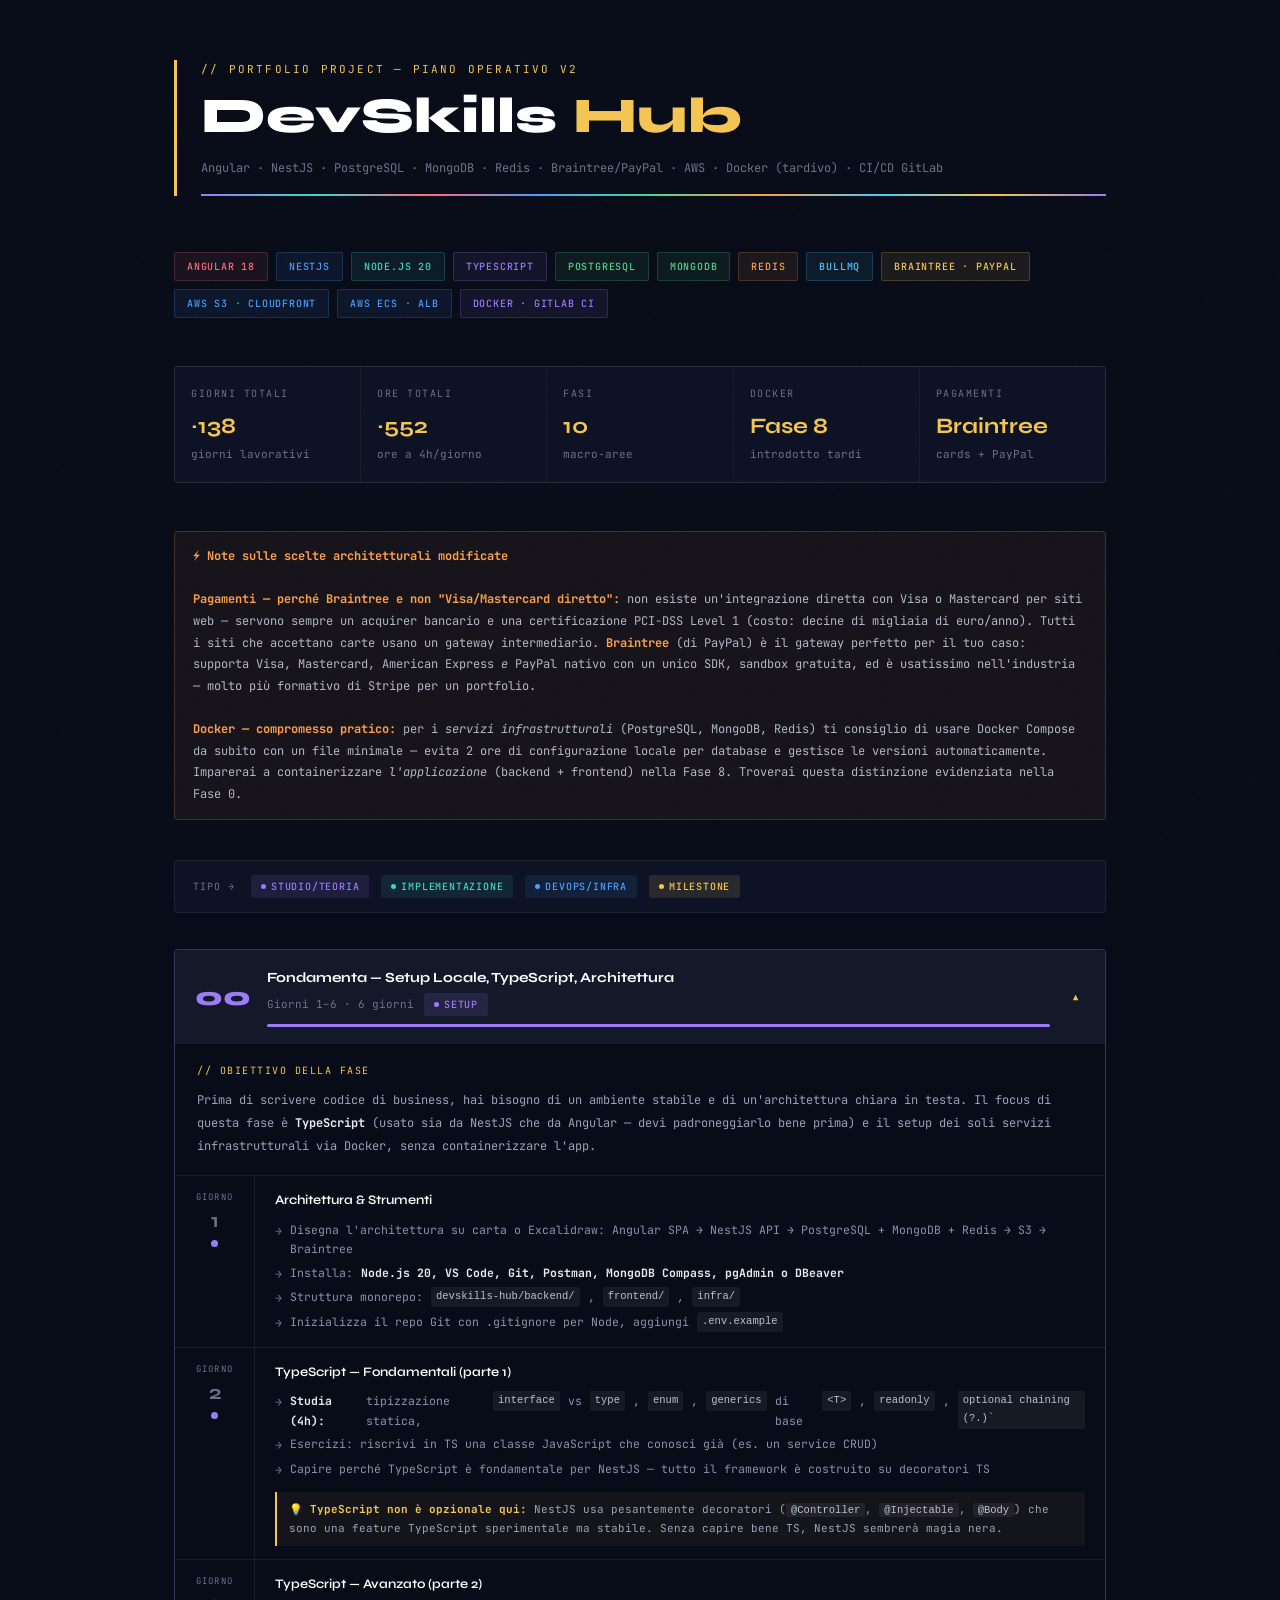
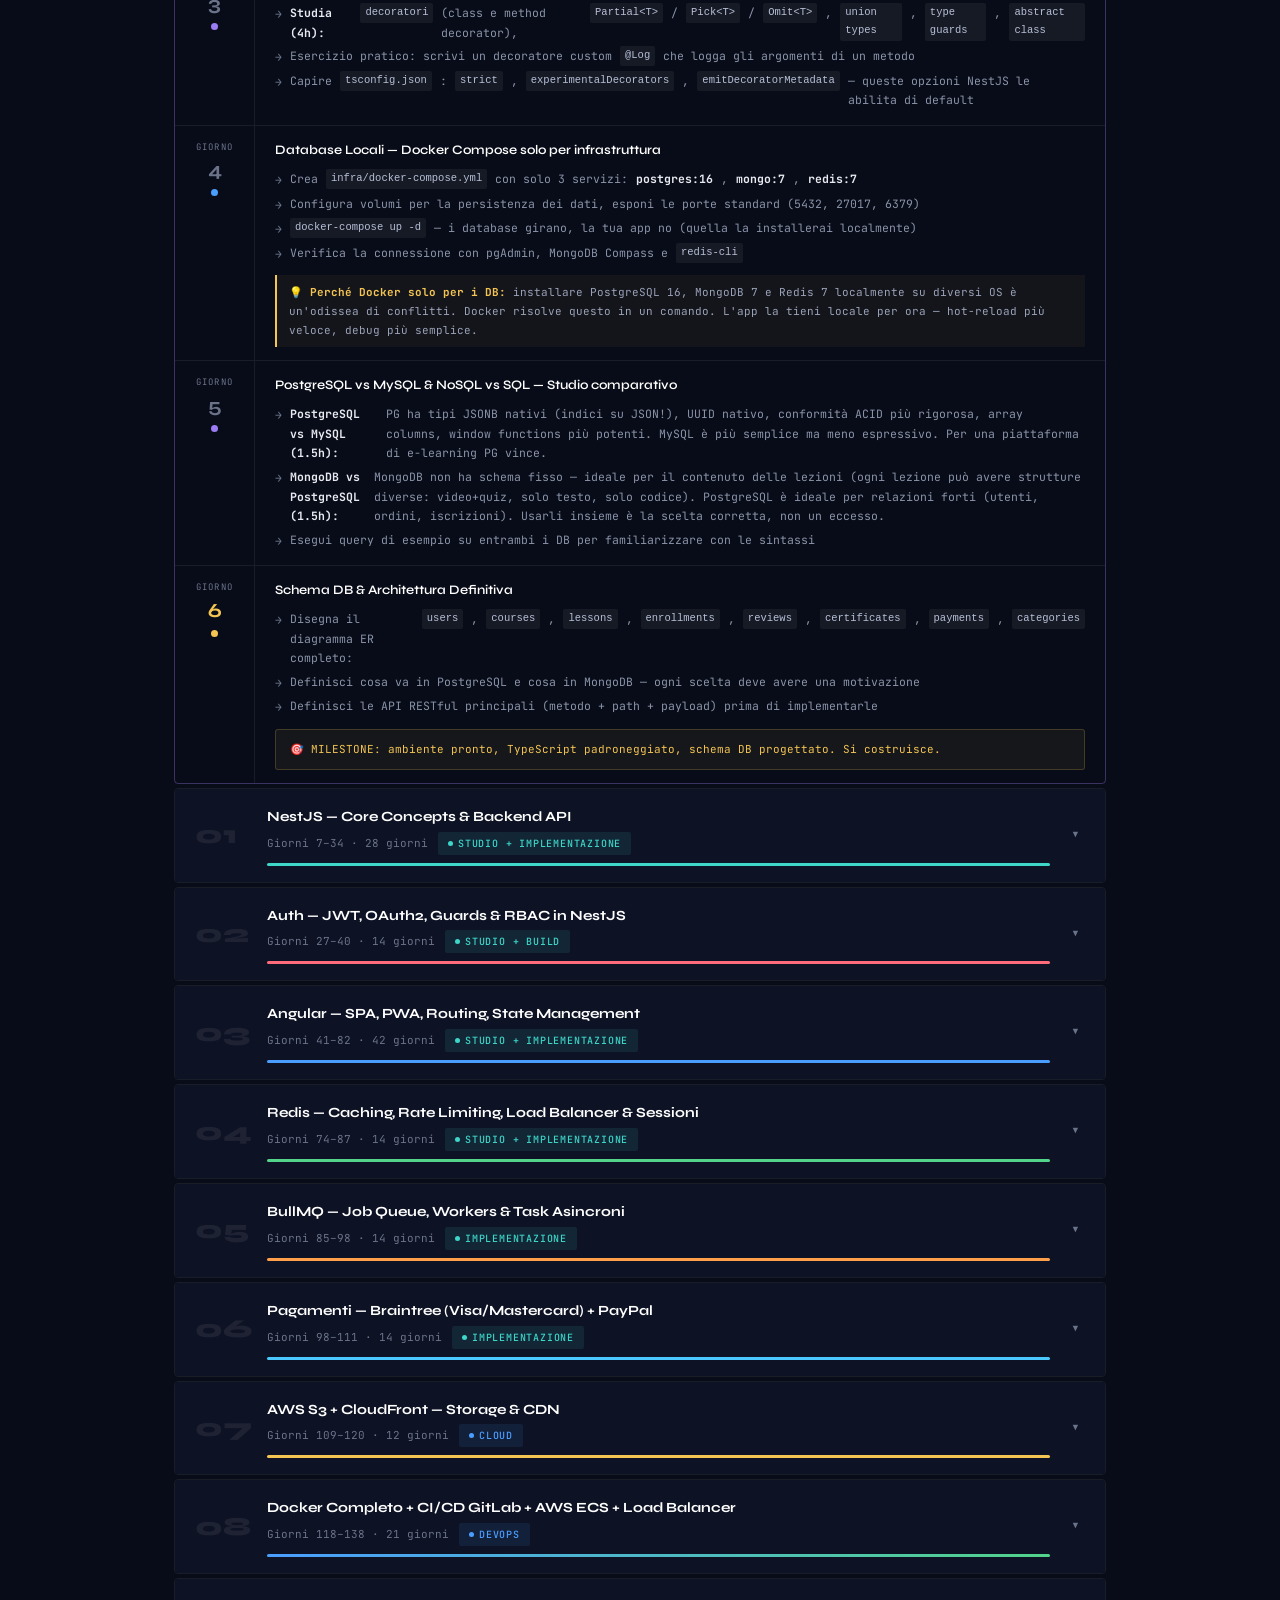
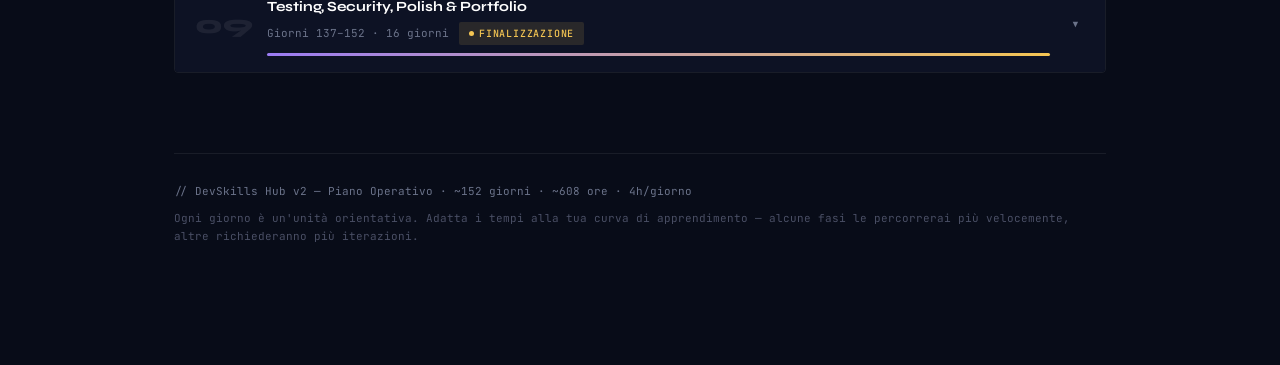
<file: extra/devskills_hub_plan_v2.html>
<!DOCTYPE html>
<html lang="it">
<head>
<meta charset="UTF-8">
<meta name="viewport" content="width=device-width, initial-scale=1.0">
<title>DevSkills Hub — Piano di Progetto v2</title>
<link href="https://fonts.googleapis.com/css2?family=Syne:wght@400;600;700;800&family=JetBrains+Mono:wght@300;400;500&display=swap" rel="stylesheet">
<style>
  :root {
    --bg: #080C18;
    --bg2: #0D1224;
    --bg3: #131929;
    --border: rgba(255,255,255,0.07);
    --gold: #F4C553;
    --gold-dim: rgba(244,197,83,0.15);
    --teal: #3DD6C8;
    --rose: #FF6B7A;
    --purple: #9B7CF4;
    --blue: #4A9EFF;
    --green: #52D48A;
    --orange: #FF9F4A;
    --cyan: #4AC8FF;
    --text: #E8EAF0;
    --muted: #6B738A;
    --accent-border: rgba(244,197,83,0.3);
  }
  * { box-sizing: border-box; margin: 0; padding: 0; }
  body {
    background: var(--bg);
    color: var(--text);
    font-family: 'JetBrains Mono', monospace;
    font-size: 13px;
    line-height: 1.7;
    min-height: 100vh;
  }
  body::before {
    content:'';
    position: fixed;
    inset: 0;
    background-image: url("data:image/svg+xml,%3Csvg viewBox='0 0 256 256' xmlns='http://www.w3.org/2000/svg'%3E%3Cfilter id='n'%3E%3CfeTurbulence type='fractalNoise' baseFrequency='0.9' numOctaves='4' stitchTiles='stitch'/%3E%3C/filter%3E%3Crect width='100%25' height='100%25' filter='url(%23n)' opacity='0.04'/%3E%3C/svg%3E");
    pointer-events: none;
    z-index: 0;
    opacity: 0.4;
  }
  .wrapper { position: relative; z-index: 1; max-width: 980px; margin: 0 auto; padding: 60px 24px 120px; }

  .header { margin-bottom: 56px; border-left: 3px solid var(--gold); padding-left: 24px; }
  .header-tag { font-size: 11px; letter-spacing: 0.2em; color: var(--gold); text-transform: uppercase; margin-bottom: 10px; }
  .header h1 { font-family: 'Syne', sans-serif; font-weight: 800; font-size: clamp(30px, 5vw, 50px); line-height: 1.1; color: #fff; margin-bottom: 8px; }
  .header h1 span { color: var(--gold); }
  .header-sub { color: var(--muted); font-size: 12px; margin-top: 14px; }
  .rainbow-bar { height: 2px; width: 100%; margin-top: 16px; background: linear-gradient(90deg, #9B7CF4,#3DD6C8,#FF6B7A,#4A9EFF,#52D48A,#FF9F4A,#4AC8FF,#F4C553,#9B7CF4); }

  /* STACK BADGES */
  .stack-row { display: flex; flex-wrap: wrap; gap: 8px; margin-bottom: 48px; }
  .stack-pill {
    display: inline-flex; align-items: center; gap: 6px;
    padding: 5px 12px; border-radius: 2px; font-size: 10px;
    letter-spacing: 0.08em; text-transform: uppercase; font-weight: 500;
    border: 1px solid;
  }
  .sp-red    { background: rgba(255,107,122,0.08); color: #FF6B7A; border-color: rgba(255,107,122,0.2); }
  .sp-blue   { background: rgba(74,158,255,0.08); color: #4A9EFF; border-color: rgba(74,158,255,0.2); }
  .sp-teal   { background: rgba(61,214,200,0.08); color: #3DD6C8; border-color: rgba(61,214,200,0.2); }
  .sp-purple { background: rgba(155,124,244,0.08); color: #9B7CF4; border-color: rgba(155,124,244,0.2); }
  .sp-green  { background: rgba(82,212,138,0.08); color: #52D48A; border-color: rgba(82,212,138,0.2); }
  .sp-orange { background: rgba(255,159,74,0.08); color: #FF9F4A; border-color: rgba(255,159,74,0.2); }
  .sp-cyan   { background: rgba(74,200,255,0.08); color: #4AC8FF; border-color: rgba(74,200,255,0.2); }
  .sp-gold   { background: rgba(244,197,83,0.08); color: #F4C553; border-color: rgba(244,197,83,0.2); }

  .stats { display: grid; grid-template-columns: repeat(auto-fit, minmax(130px, 1fr)); gap: 1px; background: var(--border); border: 1px solid var(--border); border-radius: 4px; margin-bottom: 48px; overflow: hidden; }
  .stat { background: var(--bg2); padding: 18px 16px; }
  .stat-label { font-size: 10px; color: var(--muted); letter-spacing: 0.15em; text-transform: uppercase; margin-bottom: 6px; }
  .stat-value { font-family: 'Syne', sans-serif; font-size: 22px; font-weight: 700; color: var(--gold); }
  .stat-unit { font-size: 11px; color: var(--muted); }

  /* NOTE BOX */
  .note-box { padding: 14px 18px; background: rgba(255,159,74,0.06); border: 1px solid rgba(255,159,74,0.2); border-radius: 4px; margin-bottom: 40px; font-size: 12px; color: #B0B8C8; line-height: 1.8; }
  .note-box strong { color: var(--orange); }

  .legend { display: flex; flex-wrap: wrap; gap: 12px; margin-bottom: 36px; padding: 14px 18px; background: var(--bg2); border: 1px solid var(--border); border-radius: 4px; align-items: center; }
  .legend-label { font-size: 10px; color: var(--muted); text-transform: uppercase; letter-spacing: 0.1em; margin-right: 4px; }
  .badge { display: inline-flex; align-items: center; gap: 5px; padding: 3px 10px; border-radius: 2px; font-size: 10px; letter-spacing: 0.08em; text-transform: uppercase; font-weight: 500; }
  .badge-dot { width: 5px; height: 5px; border-radius: 50%; }
  .badge.theory  { background: rgba(155,124,244,0.12); color: var(--purple); }
  .badge.theory .badge-dot  { background: var(--purple); }
  .badge.build   { background: rgba(61,214,200,0.1);  color: var(--teal); }
  .badge.build .badge-dot   { background: var(--teal); }
  .badge.devops  { background: rgba(74,158,255,0.1);  color: var(--blue); }
  .badge.devops .badge-dot  { background: var(--blue); }
  .badge.milestone { background: rgba(244,197,83,0.12); color: var(--gold); }
  .badge.milestone .badge-dot { background: var(--gold); }

  /* PHASE */
  .phase { margin-bottom: 4px; border: 1px solid var(--border); border-radius: 4px; overflow: hidden; transition: border-color 0.2s; }
  .phase:hover { border-color: rgba(255,255,255,0.13); }
  .phase.open { border-color: var(--accent-border); }
  .phase-header { display: grid; grid-template-columns: 56px 1fr auto; align-items: center; gap: 16px; padding: 16px 20px; cursor: pointer; background: var(--bg2); user-select: none; transition: background 0.15s; }
  .phase-header:hover { background: var(--bg3); }
  .phase.open .phase-header { background: var(--bg3); }
  .phase-num { font-family: 'Syne', sans-serif; font-size: 26px; font-weight: 800; color: var(--border); line-height: 1; }
  .phase-name { font-family: 'Syne', sans-serif; font-size: 14px; font-weight: 700; color: #fff; margin-bottom: 3px; }
  .phase-meta { display: flex; gap: 10px; align-items: center; flex-wrap: wrap; }
  .phase-days { font-size: 11px; color: var(--muted); }
  .phase-color-bar { height: 3px; border-radius: 2px; width: 100%; margin-top: 8px; }
  .phase-toggle { font-size: 18px; color: var(--muted); transition: transform 0.2s, color 0.2s; padding: 4px; }
  .phase.open .phase-toggle { transform: rotate(180deg); color: var(--gold); }
  .phase-body { display: none; border-top: 1px solid var(--border); }
  .phase.open .phase-body { display: block; }

  /* CONCEPT BOX */
  .concept-box { padding: 18px 22px; background: var(--bg); border-bottom: 1px solid var(--border); }
  .concept-title { font-size: 10px; letter-spacing: 0.15em; text-transform: uppercase; color: var(--gold); margin-bottom: 10px; }
  .concept-text { color: #9BA3BA; font-size: 12px; line-height: 1.9; }
  .concept-text strong { color: var(--text); }

  /* DAYS */
  .day-row { display: grid; grid-template-columns: 80px 1fr; border-bottom: 1px solid var(--border); transition: background 0.1s; }
  .day-row:last-child { border-bottom: none; }
  .day-row:hover { background: rgba(255,255,255,0.02); }
  .day-num-col { display: flex; flex-direction: column; align-items: center; justify-content: flex-start; padding: 14px 8px; border-right: 1px solid var(--border); gap: 5px; }
  .day-label { font-size: 9px; color: var(--muted); letter-spacing: 0.12em; text-transform: uppercase; }
  .day-number { font-family: 'Syne', sans-serif; font-size: 20px; font-weight: 700; color: var(--muted); line-height: 1; }
  .day-row.milestone-day .day-number { color: var(--gold); }
  .day-type-dot { width: 7px; height: 7px; border-radius: 50%; margin-top: 4px; }
  .day-content-col { padding: 13px 20px; }
  .day-title { font-family: 'Syne', sans-serif; font-size: 13px; font-weight: 600; color: #fff; margin-bottom: 6px; }
  .day-tasks { list-style: none; color: #8A93A8; font-size: 11.5px; }
  .day-tasks li { padding: 2px 0; display: flex; gap: 8px; align-items: flex-start; }
  .day-tasks li::before { content: '→'; color: var(--muted); flex-shrink: 0; margin-top: 1px; }
  .day-tasks li strong { color: var(--text); }
  .tip-box { margin-top: 10px; padding: 8px 12px; background: rgba(244,197,83,0.05); border-left: 2px solid var(--gold); font-size: 11px; color: #9BA3BA; }
  .tip-box strong { color: var(--gold); }
  .warn-box { margin-top: 10px; padding: 8px 12px; background: rgba(255,107,122,0.05); border-left: 2px solid var(--rose); font-size: 11px; color: #9BA3BA; }
  .warn-box strong { color: var(--rose); }
  .milestone-banner { background: rgba(244,197,83,0.06); border: 1px solid rgba(244,197,83,0.2); border-radius: 3px; padding: 10px 14px; margin-top: 10px; font-size: 11px; color: var(--gold); display: flex; align-items: center; gap: 8px; }

  /* PHASE COLORS */
  .ph0 .phase-color-bar { background: var(--purple); }
  .ph0 .phase.open { border-color: rgba(155,124,244,0.35); }
  .ph0 .phase.open .phase-num { color: var(--purple); }

  .ph1 .phase-color-bar { background: var(--teal); }
  .ph1 .phase.open { border-color: rgba(61,214,200,0.35); }
  .ph1 .phase.open .phase-num { color: var(--teal); }

  .ph2 .phase-color-bar { background: var(--rose); }
  .ph2 .phase.open { border-color: rgba(255,107,122,0.35); }
  .ph2 .phase.open .phase-num { color: var(--rose); }

  .ph3 .phase-color-bar { background: var(--blue); }
  .ph3 .phase.open { border-color: rgba(74,158,255,0.35); }
  .ph3 .phase.open .phase-num { color: var(--blue); }

  .ph4 .phase-color-bar { background: var(--green); }
  .ph4 .phase.open { border-color: rgba(82,212,138,0.35); }
  .ph4 .phase.open .phase-num { color: var(--green); }

  .ph5 .phase-color-bar { background: var(--orange); }
  .ph5 .phase.open { border-color: rgba(255,159,74,0.35); }
  .ph5 .phase.open .phase-num { color: var(--orange); }

  .ph6 .phase-color-bar { background: var(--cyan); }
  .ph6 .phase.open { border-color: rgba(74,200,255,0.35); }
  .ph6 .phase.open .phase-num { color: var(--cyan); }

  .ph7 .phase-color-bar { background: var(--gold); }
  .ph7 .phase.open { border-color: rgba(244,197,83,0.35); }
  .ph7 .phase.open .phase-num { color: var(--gold); }

  .ph8 .phase-color-bar { background: linear-gradient(90deg,#4A9EFF,#52D48A); }
  .ph8 .phase.open { border-color: rgba(74,158,255,0.35); }
  .ph8 .phase.open .phase-num { color: var(--blue); }

  .ph9 .phase-color-bar { background: linear-gradient(90deg,var(--purple),var(--gold)); }
  .ph9 .phase.open { border-color: rgba(244,197,83,0.35); }
  .ph9 .phase.open .phase-num { color: var(--gold); }

  code { background: rgba(255,255,255,0.06); padding: 1px 5px; border-radius: 2px; font-size: 10.5px; color: #B8C0D8; }

  .footer { margin-top: 80px; padding-top: 28px; border-top: 1px solid var(--border); color: var(--muted); font-size: 11px; }

  @media(max-width:600px) {
    .day-row { grid-template-columns: 60px 1fr; }
    .stats { grid-template-columns: 1fr 1fr; }
    .phase-header { grid-template-columns: 36px 1fr auto; gap: 10px; }
    .phase-num { font-size: 18px; }
  }
</style>
</head>
<body>
<div class="wrapper">

  <div class="header">
    <div class="header-tag">// Portfolio Project — Piano Operativo v2</div>
    <h1>DevSkills <span>Hub</span></h1>
    <div class="header-sub">Angular · NestJS · PostgreSQL · MongoDB · Redis · Braintree/PayPal · AWS · Docker (tardivo) · CI/CD GitLab</div>
    <div class="rainbow-bar"></div>
  </div>

  <div class="stack-row">
    <span class="stack-pill sp-red">Angular 18</span>
    <span class="stack-pill sp-blue">NestJS</span>
    <span class="stack-pill sp-teal">Node.js 20</span>
    <span class="stack-pill sp-purple">TypeScript</span>
    <span class="stack-pill sp-green">PostgreSQL</span>
    <span class="stack-pill sp-green">MongoDB</span>
    <span class="stack-pill sp-orange">Redis</span>
    <span class="stack-pill sp-cyan">BullMQ</span>
    <span class="stack-pill sp-gold">Braintree · PayPal</span>
    <span class="stack-pill sp-blue">AWS S3 · CloudFront</span>
    <span class="stack-pill sp-blue">AWS ECS · ALB</span>
    <span class="stack-pill sp-purple">Docker · GitLab CI</span>
  </div>

  <div class="stats">
    <div class="stat"><div class="stat-label">Giorni totali</div><div class="stat-value">~138</div><div class="stat-unit">giorni lavorativi</div></div>
    <div class="stat"><div class="stat-label">Ore totali</div><div class="stat-value">~552</div><div class="stat-unit">ore a 4h/giorno</div></div>
    <div class="stat"><div class="stat-label">Fasi</div><div class="stat-value">10</div><div class="stat-unit">macro-aree</div></div>
    <div class="stat"><div class="stat-label">Docker</div><div class="stat-value">Fase 8</div><div class="stat-unit">introdotto tardi</div></div>
    <div class="stat"><div class="stat-label">Pagamenti</div><div class="stat-value">Braintree</div><div class="stat-unit">cards + PayPal</div></div>
  </div>

  <div class="note-box">
    <strong>⚡ Note sulle scelte architetturali modificate</strong><br><br>
    <strong>Pagamenti — perché Braintree e non "Visa/Mastercard diretto":</strong> non esiste un'integrazione diretta con Visa o Mastercard per siti web — servono sempre un acquirer bancario e una certificazione PCI-DSS Level 1 (costo: decine di migliaia di euro/anno). Tutti i siti che accettano carte usano un gateway intermediario. <strong>Braintree</strong> (di PayPal) è il gateway perfetto per il tuo caso: supporta Visa, Mastercard, American Express <em>e</em> PayPal nativo con un unico SDK, sandbox gratuita, ed è usatissimo nell'industria — molto più formativo di Stripe per un portfolio.<br><br>
    <strong>Docker — compromesso pratico:</strong> per i <em>servizi infrastrutturali</em> (PostgreSQL, MongoDB, Redis) ti consiglio di usare Docker Compose da subito con un file minimale — evita 2 ore di configurazione locale per database e gestisce le versioni automaticamente. Imparerai a containerizzare <em>l'applicazione</em> (backend + frontend) nella Fase 8. Troverai questa distinzione evidenziata nella Fase 0.
  </div>

  <div class="legend">
    <span class="legend-label">Tipo →</span>
    <span class="badge theory"><span class="badge-dot"></span>Studio/Teoria</span>
    <span class="badge build"><span class="badge-dot"></span>Implementazione</span>
    <span class="badge devops"><span class="badge-dot"></span>DevOps/Infra</span>
    <span class="badge milestone"><span class="badge-dot"></span>Milestone</span>
  </div>

  <!-- ===== PHASE 00 ===== -->
  <div class="ph0">
  <div class="phase" id="ph0">
    <div class="phase-header" onclick="toggle('ph0')">
      <div class="phase-num">00</div>
      <div class="phase-info">
        <div class="phase-name">Fondamenta — Setup Locale, TypeScript, Architettura</div>
        <div class="phase-meta"><span class="phase-days">Giorni 1–6 · 6 giorni</span><span class="badge theory"><span class="badge-dot"></span>Setup</span></div>
        <div class="phase-color-bar"></div>
      </div>
      <div class="phase-toggle">▾</div>
    </div>
    <div class="phase-body">
      <div class="concept-box">
        <div class="concept-title">// Obiettivo della fase</div>
        <div class="concept-text">Prima di scrivere codice di business, hai bisogno di un ambiente stabile e di un'architettura chiara in testa. Il focus di questa fase è <strong>TypeScript</strong> (usato sia da NestJS che da Angular — devi padroneggiarlo bene prima) e il setup dei soli servizi infrastrutturali via Docker, senza containerizzare l'app.</div>
      </div>
      <div class="days-list">

        <div class="day-row">
          <div class="day-num-col"><span class="day-label">giorno</span><span class="day-number">1</span><span class="day-type-dot" style="background:var(--purple)"></span></div>
          <div class="day-content-col">
            <div class="day-title">Architettura & Strumenti</div>
            <ul class="day-tasks">
              <li>Disegna l'architettura su carta o Excalidraw: Angular SPA → NestJS API → PostgreSQL + MongoDB + Redis → S3 → Braintree</li>
              <li>Installa: <strong>Node.js 20, VS Code, Git, Postman, MongoDB Compass, pgAdmin o DBeaver</strong></li>
              <li>Struttura monorepo: <code>devskills-hub/backend/</code>, <code>frontend/</code>, <code>infra/</code></li>
              <li>Inizializza il repo Git con .gitignore per Node, aggiungi <code>.env.example</code></li>
            </ul>
          </div>
        </div>

        <div class="day-row">
          <div class="day-num-col"><span class="day-label">giorno</span><span class="day-number">2</span><span class="day-type-dot" style="background:var(--purple)"></span></div>
          <div class="day-content-col">
            <div class="day-title">TypeScript — Fondamentali (parte 1)</div>
            <ul class="day-tasks">
              <li><strong>Studia (4h):</strong> tipizzazione statica, <code>interface</code> vs <code>type</code>, <code>enum</code>, <code>generics</code> di base <code>&lt;T&gt;</code>, <code>readonly</code>, <code>optional chaining (?.)` </code></li>
              <li>Esercizi: riscrivi in TS una classe JavaScript che conosci già (es. un service CRUD)</li>
              <li>Capire perché TypeScript è fondamentale per NestJS — tutto il framework è costruito su decoratori TS</li>
            </ul>
            <div class="tip-box"><strong>💡 TypeScript non è opzionale qui:</strong> NestJS usa pesantemente decoratori (<code>@Controller</code>, <code>@Injectable</code>, <code>@Body</code>) che sono una feature TypeScript sperimentale ma stabile. Senza capire bene TS, NestJS sembrerà magia nera.</div>
          </div>
        </div>

        <div class="day-row">
          <div class="day-num-col"><span class="day-label">giorno</span><span class="day-number">3</span><span class="day-type-dot" style="background:var(--purple)"></span></div>
          <div class="day-content-col">
            <div class="day-title">TypeScript — Avanzato (parte 2)</div>
            <ul class="day-tasks">
              <li><strong>Studia (4h):</strong> <code>decoratori</code> (class e method decorator), <code>Partial&lt;T&gt;</code> / <code>Pick&lt;T&gt;</code> / <code>Omit&lt;T&gt;</code>, <code>union types</code>, <code>type guards</code>, <code>abstract class</code></li>
              <li>Esercizio pratico: scrivi un decoratore custom <code>@Log</code> che logga gli argomenti di un metodo</li>
              <li>Capire <code>tsconfig.json</code>: <code>strict</code>, <code>experimentalDecorators</code>, <code>emitDecoratorMetadata</code> — queste opzioni NestJS le abilita di default</li>
            </ul>
          </div>
        </div>

        <div class="day-row">
          <div class="day-num-col"><span class="day-label">giorno</span><span class="day-number">4</span><span class="day-type-dot" style="background:var(--blue)"></span></div>
          <div class="day-content-col">
            <div class="day-title">Database Locali — Docker Compose solo per infrastruttura</div>
            <ul class="day-tasks">
              <li>Crea <code>infra/docker-compose.yml</code> con solo 3 servizi: <strong>postgres:16</strong>, <strong>mongo:7</strong>, <strong>redis:7</strong></li>
              <li>Configura volumi per la persistenza dei dati, esponi le porte standard (5432, 27017, 6379)</li>
              <li><code>docker-compose up -d</code> — i database girano, la tua app no (quella la installerai localmente)</li>
              <li>Verifica la connessione con pgAdmin, MongoDB Compass e <code>redis-cli</code></li>
            </ul>
            <div class="tip-box"><strong>💡 Perché Docker solo per i DB:</strong> installare PostgreSQL 16, MongoDB 7 e Redis 7 localmente su diversi OS è un'odissea di conflitti. Docker risolve questo in un comando. L'app la tieni locale per ora — hot-reload più veloce, debug più semplice.</div>
          </div>
        </div>

        <div class="day-row">
          <div class="day-num-col"><span class="day-label">giorno</span><span class="day-number">5</span><span class="day-type-dot" style="background:var(--purple)"></span></div>
          <div class="day-content-col">
            <div class="day-title">PostgreSQL vs MySQL & NoSQL vs SQL — Studio comparativo</div>
            <ul class="day-tasks">
              <li><strong>PostgreSQL vs MySQL (1.5h):</strong> PG ha tipi JSONB nativi (indici su JSON!), UUID nativo, conformità ACID più rigorosa, array columns, window functions più potenti. MySQL è più semplice ma meno espressivo. Per una piattaforma di e-learning PG vince.</li>
              <li><strong>MongoDB vs PostgreSQL (1.5h):</strong> MongoDB non ha schema fisso — ideale per il contenuto delle lezioni (ogni lezione può avere strutture diverse: video+quiz, solo testo, solo codice). PostgreSQL è ideale per relazioni forti (utenti, ordini, iscrizioni). Usarli insieme è la scelta corretta, non un eccesso.</li>
              <li>Esegui query di esempio su entrambi i DB per familiarizzare con le sintassi</li>
            </ul>
          </div>
        </div>

        <div class="day-row milestone-day">
          <div class="day-num-col"><span class="day-label">giorno</span><span class="day-number">6</span><span class="day-type-dot" style="background:var(--gold)"></span></div>
          <div class="day-content-col">
            <div class="day-title">Schema DB & Architettura Definitiva</div>
            <ul class="day-tasks">
              <li>Disegna il diagramma ER completo: <code>users</code>, <code>courses</code>, <code>lessons</code>, <code>enrollments</code>, <code>reviews</code>, <code>certificates</code>, <code>payments</code>, <code>categories</code></li>
              <li>Definisci cosa va in PostgreSQL e cosa in MongoDB — ogni scelta deve avere una motivazione</li>
              <li>Definisci le API RESTful principali (metodo + path + payload) prima di implementarle</li>
            </ul>
            <div class="milestone-banner">🎯 MILESTONE: ambiente pronto, TypeScript padroneggiato, schema DB progettato. Si costruisce.</div>
          </div>
        </div>

      </div>
    </div>
  </div>
  </div>

  <!-- ===== PHASE 01 ===== -->
  <div class="ph1">
  <div class="phase" id="ph1">
    <div class="phase-header" onclick="toggle('ph1')">
      <div class="phase-num">01</div>
      <div class="phase-info">
        <div class="phase-name">NestJS — Core Concepts & Backend API</div>
        <div class="phase-meta"><span class="phase-days">Giorni 7–34 · 28 giorni</span><span class="badge build"><span class="badge-dot"></span>Studio + Implementazione</span></div>
        <div class="phase-color-bar"></div>
      </div>
      <div class="phase-toggle">▾</div>
    </div>
    <div class="phase-body">
      <div class="concept-box">
        <div class="concept-title">// I building block di NestJS — impararli nell'ordine giusto</div>
        <div class="concept-text">
          NestJS ha un'architettura fortemente ispirata ad Angular (moduli, dependency injection, decoratori). I concetti vanno imparati in questo ordine:<br><br>
          <strong>Module:</strong> unità organizzativa. Ogni feature è un modulo (<code>UsersModule</code>, <code>CoursesModule</code>). Il modulo radice è <code>AppModule</code>. I moduli dichiarano cosa esportano e cosa importano da altri moduli.<br><br>
          <strong>Controller:</strong> gestisce le richieste HTTP. Mappa i path (<code>@Get('/courses')</code>), estrae parametri (<code>@Param</code>, <code>@Body</code>, <code>@Query</code>), delega la logica al Service.<br><br>
          <strong>Service:</strong> contiene tutta la logica di business. È <code>@Injectable()</code> — NestJS gestisce il suo ciclo di vita e lo inietta dove serve (dependency injection).<br><br>
          <strong>DTO (Data Transfer Object):</strong> classe TypeScript che descrive la forma dei dati in ingresso. Usata con <code>class-validator</code> per la validazione automatica.<br><br>
          <strong>Pipe:</strong> trasforma o valida i dati <em>prima</em> che arrivino al controller. La <code>ValidationPipe</code> globale usa i DTO per validare automaticamente ogni richiesta.<br><br>
          <strong>Guard:</strong> decide se una richiesta può procedere. Esempio: <code>JwtAuthGuard</code> verifica che il token JWT sia valido. Se il guard ritorna <code>false</code>, NestJS risponde automaticamente 401/403.<br><br>
          <strong>Interceptor:</strong> wrappa la richiesta/risposta. Usi: logging, trasformazione della risposta, caching, timeout globale.
        </div>
      </div>
      <div class="days-list">

        <div class="day-row">
          <div class="day-num-col"><span class="day-label">giorno</span><span class="day-number">7</span><span class="day-type-dot" style="background:var(--purple)"></span></div>
          <div class="day-content-col">
            <div class="day-title">NestJS — Installazione & Primo Progetto</div>
            <ul class="day-tasks">
              <li><strong>Studia (1.5h):</strong> leggi la documentazione NestJS — First Steps, Controllers, Providers. Capisci come il framework è strutturato prima di usarlo.</li>
              <li>Installa la CLI: <code>npm i -g @nestjs/cli</code> e crea il progetto: <code>nest new backend</code></li>
              <li>Esplora la struttura generata: <code>app.module.ts</code>, <code>app.controller.ts</code>, <code>app.service.ts</code></li>
              <li>Aggiungi un endpoint custom <code>GET /health</code> che restituisce <code>{"status":"ok","timestamp":"..."}</code> — ti servirà per l'AWS health check più avanti</li>
            </ul>
          </div>
        </div>

        <div class="day-row">
          <div class="day-num-col"><span class="day-label">giorno</span><span class="day-number">8</span><span class="day-type-dot" style="background:var(--purple)"></span></div>
          <div class="day-content-col">
            <div class="day-title">Module System & Dependency Injection</div>
            <ul class="day-tasks">
              <li><strong>Studia (1.5h):</strong> come funziona il DI container di NestJS — <code>providers</code>, <code>exports</code>, <code>imports</code> nel decoratore <code>@Module()</code>. Capire perché un Service deve essere nel provider array del modulo corretto.</li>
              <li>Crea il modulo <code>UsersModule</code> con <code>nest generate module users</code></li>
              <li>Crea <code>UsersController</code> e <code>UsersService</code> con la CLI — osserva come vengono automaticamente registrati nel modulo</li>
              <li>Sperimenta l'injection: inietta <code>UsersService</code> nel costruttore di <code>UsersController</code> e capisce come NestJS risolve la dipendenza</li>
            </ul>
          </div>
        </div>

        <div class="day-row">
          <div class="day-num-col"><span class="day-label">giorno</span><span class="day-number">9</span><span class="day-type-dot" style="background:var(--teal)"></span></div>
          <div class="day-content-col">
            <div class="day-title">DTOs & ValidationPipe</div>
            <ul class="day-tasks">
              <li>Installa: <code>npm i class-validator class-transformer</code></li>
              <li>Crea <code>create-user.dto.ts</code> con decoratori di validazione: <code>@IsEmail()</code>, <code>@IsString()</code>, <code>@MinLength(8)</code>, <code>@IsEnum(UserRole)</code></li>
              <li>Abilita la <code>ValidationPipe</code> globalmente in <code>main.ts</code> con <code>whitelist: true</code> (rimuove automaticamente i campi non presenti nel DTO) e <code>transform: true</code> (converte automaticamente i tipi)</li>
              <li>Testa con Postman: invia un payload invalido e verifica che NestJS risponda 400 con i dettagli degli errori di validazione</li>
            </ul>
            <div class="tip-box"><strong>💡 whitelist: true</strong> è fondamentale per la sicurezza: impedisce che dati extra nel body vengano passati al service. Un utente non può inviare <code>"isAdmin": true</code> e aspettarsi che funzioni.</div>
          </div>
        </div>

        <div class="day-row">
          <div class="day-num-col"><span class="day-label">giorno</span><span class="day-number">10-11</span><span class="day-type-dot" style="background:var(--teal)"></span></div>
          <div class="day-content-col">
            <div class="day-title">TypeORM + PostgreSQL — Entities & Migrations (2 giorni)</div>
            <ul class="day-tasks">
              <li>Installa: <code>@nestjs/typeorm typeorm pg</code>. Configura <code>TypeOrmModule.forRoot()</code> in <code>AppModule</code> puntando al container PostgreSQL</li>
              <li>Crea l'entity <code>User</code> con decoratori TypeORM: <code>@Entity()</code>, <code>@Column()</code>, <code>@PrimaryGeneratedColumn('uuid')</code>, <code>@CreateDateColumn()</code></li>
              <li>Crea una migrazione con TypeORM CLI: capire la differenza tra <code>synchronize: true</code> (solo dev, pericoloso in prod) e le migrazioni esplicite (prod)</li>
              <li>Secondo giorno: entity <code>Course</code> con relation <code>@ManyToOne(() => User)</code> verso instructor, entity <code>Category</code>, <code>Lesson</code></li>
            </ul>
          </div>
        </div>

        <div class="day-row">
          <div class="day-num-col"><span class="day-label">giorno</span><span class="day-number">12-13</span><span class="day-type-dot" style="background:var(--teal)"></span></div>
          <div class="day-content-col">
            <div class="day-title">Repository Pattern & CRUD Courses (2 giorni)</div>
            <ul class="day-tasks">
              <li>Usa <code>@InjectRepository(Course)</code> nel CoursesService per avere accesso al repository TypeORM</li>
              <li>Implementa tutti i metodi CRUD: <code>findAll()</code> con paginazione e filtri, <code>findBySlug()</code>, <code>create()</code>, <code>update()</code>, <code>remove()</code></li>
              <li>CoursesController con tutti gli endpoint REST mappati ai metodi del service</li>
              <li>Aggiungi <code>@nestjs/swagger</code> e decora i DTO e i controller — genera automaticamente la documentazione OpenAPI su <code>/api/docs</code></li>
            </ul>
          </div>
        </div>

        <div class="day-row">
          <div class="day-num-col"><span class="day-label">giorno</span><span class="day-number">14-15</span><span class="day-type-dot" style="background:var(--teal)"></span></div>
          <div class="day-content-col">
            <div class="day-title">Mongoose + MongoDB — Lesson Content (2 giorni)</div>
            <ul class="day-tasks">
              <li>Installa <code>@nestjs/mongoose mongoose</code>. Configura <code>MongooseModule.forRoot()</code> in <code>AppModule</code></li>
              <li>Crea lo Schema Mongoose <code>LessonContent</code>: <code>lessonId</code> (FK verso PostgreSQL), <code>videoUrl</code>, <code>transcript</code>, <code>attachments</code>, <code>quiz: [{question, options, correctAnswer, explanation}]</code></li>
              <li>Service che gestisce il documento MongoDB e il riferimento (content_id) salvato su PostgreSQL</li>
              <li>Endpoint <code>GET /lessons/:id/content</code>: fonde dati da PostgreSQL + MongoDB in una singola risposta</li>
            </ul>
          </div>
        </div>

        <div class="day-row">
          <div class="day-num-col"><span class="day-label">giorno</span><span class="day-number">16-17</span><span class="day-type-dot" style="background:var(--teal)"></span></div>
          <div class="day-content-col">
            <div class="day-title">Interceptors — Response Transform & Logging (2 giorni)</div>
            <ul class="day-tasks">
              <li><strong>Studia (1h):</strong> il ciclo di vita di un Interceptor in NestJS — pre-handler e post-handler con RxJS <code>tap()</code> e <code>map()</code></li>
              <li>Crea un <code>TransformInterceptor</code> globale che wrappa tutte le risposte in: <code>{"data": ..., "statusCode": 200, "timestamp": "..."}</code></li>
              <li>Crea un <code>LoggingInterceptor</code>: logga method, path, status code e tempo di risposta per ogni richiesta</li>
              <li>Crea un <code>TimeoutInterceptor</code>: se un endpoint non risponde entro 10 secondi, ritorna 504</li>
            </ul>
          </div>
        </div>

        <div class="day-row">
          <div class="day-num-col"><span class="day-label">giorno</span><span class="day-number">18-19</span><span class="day-type-dot" style="background:var(--teal)"></span></div>
          <div class="day-content-col">
            <div class="day-title">Exception Filters & Error Handling (2 giorni)</div>
            <ul class="day-tasks">
              <li><strong>Studia (1h):</strong> le eccezioni built-in di NestJS (<code>NotFoundException</code>, <code>ForbiddenException</code>, <code>ConflictException</code>, ecc.) — quando usare ognuna</li>
              <li>Crea un <code>HttpExceptionFilter</code> globale che standardizza il formato di TUTTI gli errori: <code>{"error": "NOT_FOUND", "message": "...", "statusCode": 404, "path": "..."}</code></li>
              <li>Gestisci anche gli errori di TypeORM (es. violazione di unique constraint) — trasformali in <code>ConflictException</code> invece di lasciare passare un errore 500</li>
              <li>Testa ogni tipo di errore con Postman e verifica la consistenza della risposta</li>
            </ul>
          </div>
        </div>

        <div class="day-row">
          <div class="day-num-col"><span class="day-label">giorno</span><span class="day-number">20-22</span><span class="day-type-dot" style="background:var(--teal)"></span></div>
          <div class="day-content-col">
            <div class="day-title">Enrollment, Review, Certificate — API Complete (3 giorni)</div>
            <ul class="day-tasks">
              <li>Genera tutti i moduli, controller, service, DTO per enrollments, reviews, certificates con la NestJS CLI</li>
              <li>Logica di enrollement: verifica che il corso sia published, che l'utente non sia già iscritto, crea l'enrollment</li>
              <li>Logica di progresso: aggiorna la percentuale, emetti un <strong>evento interno NestJS</strong> (<code>EventEmitter2</code>) quando il progresso raggiunge il 100%</li>
              <li>Il listener dell'evento triggera la generazione del certificato in background</li>
            </ul>
          </div>
        </div>

        <div class="day-row">
          <div class="day-num-col"><span class="day-label">giorno</span><span class="day-number">23-25</span><span class="day-type-dot" style="background:var(--teal)"></span></div>
          <div class="day-content-col">
            <div class="day-title">Custom Pipes & Advanced Validation (3 giorni)</div>
            <ul class="day-tasks">
              <li><strong>Studia (1h):</strong> quando creare una Pipe custom invece di usare solo class-validator — scenari: validazione cross-field, trasformazione complessa, parsing di valori</li>
              <li>Crea <code>ParseUuidPipe</code> custom: valida che un parametro sia un UUID valido, lancia <code>BadRequestException</code> se non lo è</li>
              <li>Crea <code>FileSizePipe</code>: valida la dimensione di un file caricato</li>
              <li>Applica le pipe a livello di parametro: <code>@Param('id', ParseUuidPipe)</code></li>
            </ul>
          </div>
        </div>

        <div class="day-row milestone-day">
          <div class="day-num-col"><span class="day-label">giorno</span><span class="day-number">26</span><span class="day-type-dot" style="background:var(--gold)"></span></div>
          <div class="day-content-col">
            <div class="day-title">API Review & Documentazione Swagger</div>
            <ul class="day-tasks">
              <li>Revisiona tutti gli endpoint: sono consistenti? I DTO coprono tutti i casi? Gli errori sono standardizzati?</li>
              <li>Completa la documentazione Swagger con <code>@ApiOperation</code>, <code>@ApiResponse</code>, <code>@ApiBearerAuth</code> su ogni controller</li>
              <li>Testa ogni endpoint con Postman in modo sistematico con casi positivi e negativi</li>
            </ul>
            <div class="milestone-banner">🎯 MILESTONE: backend NestJS completo con tutti i building block (Module, Controller, Service, DTO, Pipe, Interceptor, Filter). API documentata.</div>
          </div>
        </div>

      </div>
    </div>
  </div>
  </div>

  <!-- ===== PHASE 02 ===== -->
  <div class="ph2">
  <div class="phase" id="ph2">
    <div class="phase-header" onclick="toggle('ph2')">
      <div class="phase-num">02</div>
      <div class="phase-info">
        <div class="phase-name">Auth — JWT, OAuth2, Guards & RBAC in NestJS</div>
        <div class="phase-meta"><span class="phase-days">Giorni 27–40 · 14 giorni</span><span class="badge build"><span class="badge-dot"></span>Studio + Build</span></div>
        <div class="phase-color-bar"></div>
      </div>
      <div class="phase-toggle">▾</div>
    </div>
    <div class="phase-body">
      <div class="concept-box">
        <div class="concept-title">// JWT, OAuth2 e RBAC — la triade dell'autenticazione moderna</div>
        <div class="concept-text">
          <strong>JWT (JSON Web Token):</strong> token firmato crittograficamente diviso in tre parti (Header.Payload.Signature). Il server lo genera al login, il client lo invia nell'header <code>Authorization: Bearer &lt;token&gt;</code>. Il server lo verifica con la chiave segreta senza query al DB — è <em>stateless</em>. Ha una scadenza (<code>exp</code>): normalmente 15 minuti per l'access token, 7 giorni per il refresh token.<br><br>
          <strong>OAuth2:</strong> protocollo di delega dell'autenticazione. "Google certifica che questo utente è chi dice di essere." Il tuo backend riceve un token Google, lo verifica, e poi emette il proprio JWT. Non è alternativo a JWT — sono complementari.<br><br>
          <strong>RBAC (Role-Based Access Control):</strong> ogni utente ha un ruolo (<code>student</code>, <code>instructor</code>, <code>admin</code>), ogni ruolo mappa a permessi. In NestJS si implementa con i <strong>Guards</strong> — il posto architetturalmente corretto per il controllo accessi.
        </div>
      </div>
      <div class="days-list">

        <div class="day-row">
          <div class="day-num-col"><span class="day-label">giorno</span><span class="day-number">27</span><span class="day-type-dot" style="background:var(--purple)"></span></div>
          <div class="day-content-col">
            <div class="day-title">JWT — Teoria + Passport.js in NestJS</div>
            <ul class="day-tasks">
              <li><strong>Studia (2h):</strong> anatomia del JWT, algoritmo di firma HMAC-SHA256, differenza tra access e refresh token, dove conservarli (HttpOnly cookie per il refresh, memory per l'access)</li>
              <li>Installa: <code>@nestjs/passport passport passport-jwt @nestjs/jwt bcrypt</code></li>
              <li>Capisci come Passport.js si integra con NestJS: <code>Strategy</code> → <code>AuthGuard</code> — il Guard chiama la Strategy, la Strategy valida il token, injetta l'utente nella request</li>
              <li>Crea <code>AuthModule</code> con <code>JwtModule.registerAsync()</code> che legge la secret dal ConfigService</li>
            </ul>
          </div>
        </div>

        <div class="day-row">
          <div class="day-num-col"><span class="day-label">giorno</span><span class="day-number">28-29</span><span class="day-type-dot" style="background:var(--rose)"></span></div>
          <div class="day-content-col">
            <div class="day-title">Implementazione JWT + Refresh Token (2 giorni)</div>
            <ul class="day-tasks">
              <li>Crea <code>JwtStrategy</code> (estende <code>PassportStrategy</code>): estrae il payload dal token, verifica che l'utente esista ancora nel DB</li>
              <li>Crea <code>JwtAuthGuard</code>: usa <code>@UseGuards(JwtAuthGuard)</code> sugli endpoint protetti — oppure applica globalmente e usa <code>@Public()</code> per le eccezioni</li>
              <li>Endpoint <code>POST /auth/login</code>: verifica email + password (bcrypt), genera access token (15min) e refresh token (7gg)</li>
              <li>Endpoint <code>POST /auth/refresh</code>: riceve il refresh token (da cookie HttpOnly), genera nuovo access token. Salva l'hash del refresh token nel DB per invalidarlo al logout</li>
              <li>Endpoint <code>POST /auth/logout</code>: invalida il refresh token nel DB</li>
            </ul>
          </div>
        </div>

        <div class="day-row">
          <div class="day-num-col"><span class="day-label">giorno</span><span class="day-number">30</span><span class="day-type-dot" style="background:var(--purple)"></span></div>
          <div class="day-content-col">
            <div class="day-title">OAuth2 — Flusso Authorization Code (Teoria)</div>
            <ul class="day-tasks">
              <li><strong>Studia (2h):</strong> i 4 grant types OAuth2, perché Authorization Code è il più sicuro per web app, il concetto di PKCE (Proof Key for Code Exchange) per SPA</li>
              <li>Traccia passo per passo il flusso Google: click su "Login con Google" → redirect a Google → consenso utente → redirect con <code>?code=...</code> → backend scambia code con access_token Google → verifica identity → emette JWT proprio</li>
              <li>Registra le app su Google Cloud Console e GitHub Developer Settings (gratuito)</li>
            </ul>
          </div>
        </div>

        <div class="day-row">
          <div class="day-num-col"><span class="day-label">giorno</span><span class="day-number">31-32</span><span class="day-type-dot" style="background:var(--rose)"></span></div>
          <div class="day-content-col">
            <div class="day-title">OAuth2 — Implementazione Google & GitHub (2 giorni)</div>
            <ul class="day-tasks">
              <li>Installa <code>passport-google-oauth20 passport-github2</code></li>
              <li>Crea <code>GoogleStrategy</code> e <code>GithubStrategy</code>: il metodo <code>validate()</code> riceve i dati del profilo social e li trasforma in un utente del tuo sistema (crea se non esiste, collega il provider se esiste)</li>
              <li>Endpoint <code>GET /auth/google</code> → redirect a Google. Endpoint <code>GET /auth/google/callback</code> → riceve il code, chiama la strategy, emette JWT proprio e redirect al frontend</li>
              <li>Stesso flusso per GitHub</li>
            </ul>
          </div>
        </div>

        <div class="day-row">
          <div class="day-num-col"><span class="day-label">giorno</span><span class="day-number">33-34</span><span class="day-type-dot" style="background:var(--rose)"></span></div>
          <div class="day-content-col">
            <div class="day-title">RBAC con Decoratori Custom & Guards (2 giorni)</div>
            <ul class="day-tasks">
              <li>Crea il decoratore <code>@Roles(...roles)</code> usando <code>SetMetadata</code>: <code>@Roles('instructor', 'admin')</code> su un endpoint</li>
              <li>Crea <code>RolesGuard</code>: usa <code>Reflector</code> per leggere i ruoli richiesti dai metadati del decoratore, li confronta con il ruolo dell'utente corrente</li>
              <li>Configura l'ordine dei guard: prima <code>JwtAuthGuard</code> (autenticazione), poi <code>RolesGuard</code> (autorizzazione)</li>
              <li>Testa tutti gli scenari: student su endpoint instructor → 403; admin su qualsiasi endpoint → 200; unauthenticated su endpoint protetto → 401</li>
            </ul>
            <div class="tip-box"><strong>💡 Guard vs Middleware:</strong> in NestJS usa sempre i Guard per autenticazione/autorizzazione, non i Middleware. I Guard hanno accesso al contesto di esecuzione e al Reflector (metadati dei decoratori). I Middleware sono più adatti per operazioni generiche (logging, parsing).</div>
          </div>
        </div>

      </div>
    </div>
  </div>
  </div>

  <!-- ===== PHASE 03 ===== -->
  <div class="ph3">
  <div class="phase" id="ph3">
    <div class="phase-header" onclick="toggle('ph3')">
      <div class="phase-num">03</div>
      <div class="phase-info">
        <div class="phase-name">Angular — SPA, PWA, Routing, State Management</div>
        <div class="phase-meta"><span class="phase-days">Giorni 41–82 · 42 giorni</span><span class="badge build"><span class="badge-dot"></span>Studio + Implementazione</span></div>
        <div class="phase-color-bar"></div>
      </div>
      <div class="phase-toggle">▾</div>
    </div>
    <div class="phase-body">
      <div class="concept-box">
        <div class="concept-title">// Angular vs React — le differenze che contano</div>
        <div class="concept-text">
          Già conosci React, quindi i concetti di componenti, props, stato e lifecycle non ti sono nuovi. Le differenze chiave di Angular: è un <strong>framework completo</strong> (routing, HTTP client, forms, DI — tutto incluso e integrato). Usa <strong>TypeScript nativo</strong> (non opzionale come in React). Il sistema di <strong>Dependency Injection</strong> è simile a NestJS — non casuale, sono entrambi ispirati ad Angular. I <strong>Signal</strong> (Angular 17+) rimpiazzano gradualmente RxJS per lo state management locale.<br><br>
          <strong>PWA con Angular:</strong> Angular ha un pacchetto ufficiale <code>@angular/pwa</code> che aggiunge automaticamente Service Worker (via Workbox) e Web App Manifest. Si aggiunge con un singolo comando: <code>ng add @angular/pwa</code>.
        </div>
      </div>
      <div class="days-list">

        <div class="day-row">
          <div class="day-num-col"><span class="day-label">giorno</span><span class="day-number">41-43</span><span class="day-type-dot" style="background:var(--purple)"></span></div>
          <div class="day-content-col">
            <div class="day-title">Angular — Fondamentali (3 giorni di studio)</div>
            <ul class="day-tasks">
              <li>Installa Angular CLI: <code>npm i -g @angular/cli</code>. Crea il progetto: <code>ng new frontend --standalone --routing --style=scss</code></li>
              <li><strong>Giorno 41 — Componenti & Template:</strong> sintassi template (<code>*ngIf</code>, <code>*ngFor</code>, <code>[(ngModel)]</code>), <code>@Input()</code>, <code>@Output()</code> + EventEmitter, lifecycle hooks (<code>ngOnInit</code>, <code>ngOnDestroy</code>)</li>
              <li><strong>Giorno 42 — Services & DI:</strong> <code>@Injectable({ providedIn: 'root' })</code>, come Angular risolve le dipendenze nel costruttore (identico a NestJS). <code>HttpClient</code> per le chiamate API.</li>
              <li><strong>Giorno 43 — Angular Signals & RxJS base:</strong> i Signal (nuovo state management reattivo), i fondamentali di RxJS (<code>Observable</code>, <code>subscribe</code>, <code>map</code>, <code>switchMap</code>, <code>takeUntilDestroyed</code>)</li>
            </ul>
          </div>
        </div>

        <div class="day-row">
          <div class="day-num-col"><span class="day-label">giorno</span><span class="day-number">44-45</span><span class="day-type-dot" style="background:var(--blue)"></span></div>
          <div class="day-content-col">
            <div class="day-title">Routing & Route Guards (2 giorni)</div>
            <ul class="day-tasks">
              <li>Configura le route principali con lazy loading per ogni feature module: <code>loadComponent</code> per le standalone components</li>
              <li>Route annidate: <code>DashboardLayout</code> con figli <code>my-courses</code>, <code>profile</code>, <code>certificates</code></li>
              <li>Crea <code>AuthGuard</code> (canActivate): controlla se l'utente è autenticato, altrimenti redirect a /login</li>
              <li>Crea <code>RoleGuard</code>: legge il dato <code>data: { roles: ['instructor'] }</code> dalla route e confronta col ruolo dell'utente</li>
            </ul>
          </div>
        </div>

        <div class="day-row">
          <div class="day-num-col"><span class="day-label">giorno</span><span class="day-number">46-47</span><span class="day-type-dot" style="background:var(--blue)"></span></div>
          <div class="day-content-col">
            <div class="day-title">HTTP Client & JWT Interceptor (2 giorni)</div>
            <ul class="day-tasks">
              <li>Crea un <code>AuthInterceptor</code> (HTTP interceptor): aggiunge automaticamente <code>Authorization: Bearer &lt;token&gt;</code> ad ogni richiesta verso la tua API</li>
              <li>Implementa il <strong>refresh automatico del token</strong>: intercetta le risposte 401, chiama <code>/auth/refresh</code>, reinvia la richiesta originale con il nuovo token — identico al pattern Axios che avresti usato in React</li>
              <li>Crea un <code>AuthService</code> con signals: <code>currentUser = signal&lt;User | null&gt;(null)</code>, metodi <code>login()</code>, <code>logout()</code>, <code>loadCurrentUser()</code></li>
            </ul>
          </div>
        </div>

        <div class="day-row">
          <div class="day-num-col"><span class="day-label">giorno</span><span class="day-number">48-50</span><span class="day-type-dot" style="background:var(--blue)"></span></div>
          <div class="day-content-col">
            <div class="day-title">Pagine Auth — Login, Register, OAuth (3 giorni)</div>
            <ul class="day-tasks">
              <li>Installa Tailwind CSS con Angular: <code>npm i tailwindcss postcss autoprefixer</code></li>
              <li>Form di login con <strong>Reactive Forms</strong> (<code>FormGroup</code>, <code>FormControl</code>, <code>Validators</code>) — la versione Angular delle form controlled, più potente per form complessi</li>
              <li>Form di registrazione con validazione cross-field (password === confirmPassword) usando un <code>Validator</code> custom</li>
              <li>Bottoni OAuth: link a <code>/api/auth/google</code> e <code>/api/auth/github</code> — il redirect al provider avviene lato backend</li>
            </ul>
          </div>
        </div>

        <div class="day-row">
          <div class="day-num-col"><span class="day-label">giorno</span><span class="day-number">51-55</span><span class="day-type-dot" style="background:var(--blue)"></span></div>
          <div class="day-content-col">
            <div class="day-title">Homepage, Catalogo & Dettaglio Corso (5 giorni)</div>
            <ul class="day-tasks">
              <li>Homepage: hero section, corsi in evidenza (chiamata API), categorie, statistiche piattaforma</li>
              <li>Catalogo: griglia corsi con filtri laterali (categoria, livello, range prezzo). Usa <code>ActivatedRoute.queryParams</code> per sincronizzare i filtri con l'URL — comportamento "shareable"</li>
              <li>Ricerca in tempo reale con debounce usando RxJS <code>debounceTime(300)</code> + <code>distinctUntilChanged()</code> + <code>switchMap()</code></li>
              <li>Pagina dettaglio corso: layout a due colonne, accordion curriculum, sidebar sticky con CTA acquisto</li>
            </ul>
          </div>
        </div>

        <div class="day-row">
          <div class="day-num-col"><span class="day-label">giorno</span><span class="day-number">56-61</span><span class="day-type-dot" style="background:var(--blue)"></span></div>
          <div class="day-content-col">
            <div class="day-title">Player Lezione & Dashboard Studente (6 giorni)</div>
            <ul class="day-tasks">
              <li>Layout player: video (HTML5 nativo) a sinistra, navigazione lezioni a destra. Salva il timestamp ogni 10 secondi via API</li>
              <li>Componente Quiz: domande a scelta multipla, feedback animato, progresso salvato alla risposta corretta</li>
              <li>Dashboard studente: lista corsi con progress bar, stato completamento, link ai certificati scaricabili</li>
              <li>Usa <strong>Angular Signals</strong> per il progress tracking locale — aggiorna il segnale ottimisticamente e sincronizza con il backend</li>
            </ul>
          </div>
        </div>

        <div class="day-row">
          <div class="day-num-col"><span class="day-label">giorno</span><span class="day-number">62-68</span><span class="day-type-dot" style="background:var(--blue)"></span></div>
          <div class="day-content-col">
            <div class="day-title">Dashboard Instructor & Admin Panel (7 giorni)</div>
            <ul class="day-tasks">
              <li>Instructor: lista corsi propri, form creazione corso multi-step (Angular Stepper), editor lezione con upload video (presigned URL + progress bar)</li>
              <li>Builder quiz drag-and-drop con <code>@angular/cdk/drag-drop</code></li>
              <li>Admin Panel: tabella utenti con <code>@angular/material</code> DataTable (sorting, pagination, filtering lato server), gestione corsi in revisione</li>
              <li>Dashboard analytics con <code>ng-charts</code> (Chart.js wrapper): iscrizioni per giorno (line chart), distribuzione per categoria (pie chart), revenue mensile (bar chart)</li>
            </ul>
          </div>
        </div>

        <div class="day-row">
          <div class="day-num-col"><span class="day-label">giorno</span><span class="day-number">69-72</span><span class="day-type-dot" style="background:var(--blue)"></span></div>
          <div class="day-content-col">
            <div class="day-title">PWA — Service Worker, Manifest, Offline (4 giorni)</div>
            <ul class="day-tasks">
              <li><strong>Studia (1.5h):</strong> Service Worker lifecycle (install → activate → fetch), strategie di cache (Cache First per asset statici, Network First per API, Stale-While-Revalidate per immagini)</li>
              <li>Aggiungi il pacchetto PWA ufficiale: <code>ng add @angular/pwa</code> — genera automaticamente il manifest, le icone e il Service Worker pre-configurato con Workbox</li>
              <li>Configura <code>ngsw-config.json</code>: definisci quali risorse cachare (asset statici) e quali no (chiamate API)</li>
              <li>Testa: metti offline il browser in DevTools e verifica che la shell dell'app si carichi ancora</li>
              <li>Lighthouse audit: punta a score PWA 100 e Performance >85</li>
            </ul>
          </div>
        </div>

        <div class="day-row milestone-day">
          <div class="day-num-col"><span class="day-label">giorno</span><span class="day-number">73</span><span class="day-type-dot" style="background:var(--gold)"></span></div>
          <div class="day-content-col">
            <div class="day-title">Integration Test Frontend ↔ Backend</div>
            <ul class="day-tasks">
              <li>Flusso completo: registrazione → login → browse → acquisto (Braintree sandbox) → accesso lezione → quiz → certificato</li>
              <li>Testa tutti e 3 i ruoli con account dedicati</li>
              <li>Testa su smartphone reale: installazione PWA funzionante? Layout corretto su piccolo schermo?</li>
            </ul>
            <div class="milestone-banner">🎯 MILESTONE: applicazione full-stack Angular + NestJS funzionante end-to-end, installabile come PWA.</div>
          </div>
        </div>

      </div>
    </div>
  </div>
  </div>

  <!-- ===== PHASE 04 ===== -->
  <div class="ph4">
  <div class="phase" id="ph4">
    <div class="phase-header" onclick="toggle('ph4')">
      <div class="phase-num">04</div>
      <div class="phase-info">
        <div class="phase-name">Redis — Caching, Rate Limiting, Load Balancer & Sessioni</div>
        <div class="phase-meta"><span class="phase-days">Giorni 74–87 · 14 giorni</span><span class="badge build"><span class="badge-dot"></span>Studio + Implementazione</span></div>
        <div class="phase-color-bar"></div>
      </div>
      <div class="phase-toggle">▾</div>
    </div>
    <div class="phase-body">
      <div class="concept-box">
        <div class="concept-title">// Redis, Caching e Load Balancer — il triangolo della scalabilità</div>
        <div class="concept-text">
          <strong>Redis</strong> è un database in-memory con latenza sub-millisecondo. Nella tua architettura lo usi per: caching delle risposte API frequenti, rate limiting delle richieste, storage dei refresh token (più veloce del DB), e come broker di messaggi per BullMQ (fase successiva).<br><br>
          <strong>Load Balancer (teoria):</strong> quando hai più istanze del backend (es. 3 container ECS), chi smista le richieste? Il Load Balancer. Distribuisce il traffico in round-robin o per peso, esegue health check e rimuove le istanze non sane. <strong>Un problema critico con il caching:</strong> se hai 3 istanze e ognuna ha la sua cache in memoria, un utente potrebbe vedere dati diversi a seconda di quale istanza risponde. Redis risolve questo: è una cache <em>condivisa</em> tra tutte le istanze — tutti leggono e scrivono sulla stessa sorgente. Ecco perché Redis e Load Balancer sono strettamente correlati.
        </div>
      </div>
      <div class="days-list">

        <div class="day-row">
          <div class="day-num-col"><span class="day-label">giorno</span><span class="day-number">74</span><span class="day-type-dot" style="background:var(--purple)"></span></div>
          <div class="day-content-col">
            <div class="day-title">Redis — Strutture Dati & CLI</div>
            <ul class="day-tasks">
              <li><strong>Studia (2h):</strong> le 5 strutture dati Redis: String, Hash, List, Set, Sorted Set — con esempi pratici d'uso per ognuna</li>
              <li>Connettiti al container Redis con <code>redis-cli</code>: sperimenta <code>SET/GET</code>, <code>HSET/HGETALL</code>, <code>EXPIRE/TTL</code>, <code>INCR</code>, <code>ZADD/ZRANGE</code></li>
              <li>Naming convention delle chiavi: <code>course:list:page:1</code>, <code>course:detail:{slug}</code>, <code>user:{id}:refresh_token</code>, <code>rate_limit:{ip}:{endpoint}</code></li>
              <li>Capisci la differenza tra <code>DEL</code> (sincrono) e <code>UNLINK</code> (asincrono, preferito in prod)</li>
            </ul>
          </div>
        </div>

        <div class="day-row">
          <div class="day-num-col"><span class="day-label">giorno</span><span class="day-number">75-77</span><span class="day-type-dot" style="background:var(--green)"></span></div>
          <div class="day-content-col">
            <div class="day-title">Caching in NestJS con Redis (3 giorni)</div>
            <ul class="day-tasks">
              <li>Installa <code>@nestjs/cache-manager cache-manager-ioredis ioredis</code></li>
              <li>Configura <code>CacheModule.registerAsync()</code> con il Redis del container. Inietta <code>CACHE_MANAGER</code> nei service</li>
              <li>Cache manuale nei service: prima della query al DB controlla Redis (<code>cacheManager.get(key)</code>), se non c'è fai la query e salva in Redis con TTL (<code>cacheManager.set(key, data, 900)</code>)</li>
              <li><strong>Cache invalidation:</strong> quando un instructor modifica un corso, cancella le chiavi corrispondenti. Usa un pattern di chiavi per invalidarle in blocco: <code>DEL course:list:*</code> (con scan + unlink, non con DEL diretto)</li>
              <li>Misura il miglioramento con endpoint timer: primo hit 120ms, cache hit 3ms</li>
            </ul>
          </div>
        </div>

        <div class="day-row">
          <div class="day-num-col"><span class="day-label">giorno</span><span class="day-number">78-79</span><span class="day-type-dot" style="background:var(--green)"></span></div>
          <div class="day-content-col">
            <div class="day-title">Rate Limiting con Redis (2 giorni)</div>
            <ul class="day-tasks">
              <li>Installa <code>@nestjs/throttler</code> e configura con Redis store per il rate limiting distribuito (essenziale con più istanze/Load Balancer)</li>
              <li>Regole differenziate: endpoint di login → 5 tentativi/minuto per IP, poi blocco 15min. API pubblica → 100 req/ora. API autenticata → 1000/ora</li>
              <li>Aggiungi headers di risposta: <code>X-RateLimit-Limit</code>, <code>X-RateLimit-Remaining</code>, <code>Retry-After</code></li>
              <li>Testa il lockout: scrivi uno script Node.js che fa 10 richieste rapide all'endpoint login e verifica il comportamento</li>
            </ul>
          </div>
        </div>

        <div class="day-row">
          <div class="day-num-col"><span class="day-label">giorno</span><span class="day-number">80-83</span><span class="day-type-dot" style="background:var(--purple)"></span></div>
          <div class="day-content-col">
            <div class="day-title">Load Balancer — Teoria Approfondita (4 giorni)</div>
            <ul class="day-tasks">
              <li><strong>Giorno 80 — Concetti base:</strong> Layer 4 (TCP/IP) vs Layer 7 (HTTP). Round Robin, Least Connections, IP Hash. Health checks attivi e passivi. Sticky sessions (e perché sono un problema). Studia la differenza tra Load Balancer hardware (F5), software (Nginx, HAProxy) e cloud-managed (AWS ALB)</li>
              <li><strong>Giorno 81 — Nginx come Reverse Proxy:</strong> installa Nginx localmente (non Docker per ora). Configura un <code>upstream</code> con 2 istanze NestJS su porte diverse (3000 e 3001). Avvia entrambe le istanze e verifica la distribuzione del traffico. Aggiungi i security headers HTTP (X-Frame-Options, X-Content-Type-Options, Strict-Transport-Security)</li>
              <li><strong>Giorno 82 — Sessioni e stato condiviso:</strong> dimostra il problema delle sessioni in-memory con 2 istanze: login su istanza 1, richiesta autenticata su istanza 2 → fallisce. Poi passa i refresh token su Redis → funziona su entrambe le istanze. Questa è la proof-of-concept del perché Redis è necessario con il Load Balancer</li>
              <li><strong>Giorno 83 — AWS ALB (teoria + documentazione):</strong> studia la documentazione AWS ALB: Target Groups, Listener Rules, Path-Based Routing, SSL Termination, WAF integration. Disegna il diagramma di come funzionerà nella tua architettura finale (la implementerai nella Fase 8)</li>
            </ul>
            <div class="tip-box"><strong>💡 Perché studiare Load Balancer ora invece che nella Fase DevOps:</strong> capire il Load Balancer mentre stai ancora costruendo l'app ti fa prendere decisioni architetturali corrette (es. statelessness delle API, shared cache su Redis). Se lo studi solo alla fine, potresti dover fare refactoring.</div>
          </div>
        </div>

        <div class="day-row milestone-day">
          <div class="day-num-col"><span class="day-label">giorno</span><span class="day-number">84</span><span class="day-type-dot" style="background:var(--gold)"></span></div>
          <div class="day-content-col">
            <div class="day-title">Performance Benchmark — con e senza Redis</div>
            <ul class="day-tasks">
              <li>Usa <code>autocannon</code> (npm) per un load test locale: 100 richieste concorrenti all'endpoint corsi per 30 secondi</li>
              <li>Confronta: senza cache (ogni request → query PostgreSQL) vs con cache Redis</li>
              <li>Documenta il risultato (req/sec, latenza P99) nel README — ottimo contenuto per il portfolio</li>
            </ul>
            <div class="milestone-banner">🎯 MILESTONE: caching distribuito e rate limiting operativi. App pronta per scenari multi-istanza.</div>
          </div>
        </div>

      </div>
    </div>
  </div>
  </div>

  <!-- ===== PHASE 05 ===== -->
  <div class="ph5">
  <div class="phase" id="ph5">
    <div class="phase-header" onclick="toggle('ph5')">
      <div class="phase-num">05</div>
      <div class="phase-info">
        <div class="phase-name">BullMQ — Job Queue, Workers & Task Asincroni</div>
        <div class="phase-meta"><span class="phase-days">Giorni 85–98 · 14 giorni</span><span class="badge build"><span class="badge-dot"></span>Implementazione</span></div>
        <div class="phase-color-bar"></div>
      </div>
      <div class="phase-toggle">▾</div>
    </div>
    <div class="phase-body">
      <div class="concept-box">
        <div class="concept-title">// BullMQ — il Celery del mondo Node.js</div>
        <div class="concept-text">
          <strong>BullMQ</strong> è la libreria di job queue più usata nell'ecosistema Node.js. Usa Redis come broker (le stesse istanza già configurata). Con <code>@nestjs/bullmq</code> si integra perfettamente nell'architettura NestJS: definisci una coda con <code>@Processor('email')</code> e i worker con <code>@OnWorkerEvent</code>. Supporta retry automatici con exponential backoff, job scheduling (ripetuto ogni X ore), priorità, e concorrenza configurabile.
        </div>
      </div>
      <div class="days-list">

        <div class="day-row">
          <div class="day-num-col"><span class="day-label">giorno</span><span class="day-number">85-86</span><span class="day-type-dot" style="background:var(--purple)"></span></div>
          <div class="day-content-col">
            <div class="day-title">BullMQ — Setup & Primo Job (2 giorni)</div>
            <ul class="day-tasks">
              <li><strong>Studia (1.5h):</strong> architettura Producer-Broker-Consumer, differenza tra <em>job</em> e <em>worker</em>, concetto di coda FIFO, retry policy, dead letter queue</li>
              <li>Installa <code>@nestjs/bullmq bullmq</code>. Configura <code>BullModule.forRoot()</code> con la connessione Redis</li>
              <li>Crea il primo modulo con una coda: <code>BullModule.registerQueue({ name: 'email' })</code></li>
              <li>Inietta <code>Queue</code> nel service e aggiungi il primo job: <code>this.emailQueue.add('welcome', { userId })</code></li>
              <li>Crea il <code>Processor</code> con <code>@Processor('email')</code> e il metodo <code>@Process('welcome')</code> — esegui il job e verifica nella BullMQ Dashboard</li>
            </ul>
          </div>
        </div>

        <div class="day-row">
          <div class="day-num-col"><span class="day-label">giorno</span><span class="day-number">87-89</span><span class="day-type-dot" style="background:var(--orange)"></span></div>
          <div class="day-content-col">
            <div class="day-title">Email System con Nodemailer (3 giorni)</div>
            <ul class="day-tasks">
              <li>Configura <code>@nestjs-modules/mailer</code> con <code>nodemailer</code> e il provider <strong>Mailgun</strong> (free tier: 5000 email/mese)</li>
              <li>Crea template HTML per le email con Handlebars (integrato nel modulo mailer): <code>welcome.hbs</code>, <code>enrollment-confirm.hbs</code>, <code>certificate-ready.hbs</code></li>
              <li>Job <code>send-welcome-email</code>: triggered alla registrazione, 3 retry con backoff esponenziale (30s, 90s, 270s)</li>
              <li>Job <code>send-enrollment-confirmation</code>: triggered all'iscrizione o al pagamento riuscito</li>
            </ul>
          </div>
        </div>

        <div class="day-row">
          <div class="day-num-col"><span class="day-label">giorno</span><span class="day-number">90-93</span><span class="day-type-dot" style="background:var(--orange)"></span></div>
          <div class="day-content-col">
            <div class="day-title">Generazione Certificati PDF (4 giorni)</div>
            <ul class="day-tasks">
              <li>Job <code>generate-certificate</code>: triggered dall'EventEmitter quando enrollment.progress = 100%</li>
              <li>Usa <code>puppeteer</code> o <code>pdfkit</code> per generare il PDF — Puppeteer crea PDF da HTML/CSS (risultato professionale), pdfkit è più leggero ma richiede programmazione procedurale</li>
              <li>Design certificato: nome studente, corso, data, firma digitale (UUID), QR code generato con <code>qrcode</code></li>
              <li>Salva il PDF su filesystem locale (sostituirai con S3 nella Fase 7), aggiorna il record Certificate nel DB con il path</li>
              <li>Endpoint pubblico di verifica: <code>GET /certificates/verify/:uuid</code></li>
            </ul>
          </div>
        </div>

        <div class="day-row">
          <div class="day-num-col"><span class="day-label">giorno</span><span class="day-number">94-96</span><span class="day-type-dot" style="background:var(--orange)"></span></div>
          <div class="day-content-col">
            <div class="day-title">Job Schedulati con BullMQ Repeatable (3 giorni)</div>
            <ul class="day-tasks">
              <li>Job quotidiano (cron <code>0 9 * * *</code>): <code>send-daily-digest</code> — per ogni studente con corsi attivi, invia il riassunto della prossima lezione</li>
              <li>Job settimanale (cron <code>0 8 * * 1</code>): <code>send-instructor-weekly-report</code> — iscritti della settimana, revenue, lezione più vista</li>
              <li>Job notturno (cron <code>0 2 * * *</code>): <code>cleanup-expired-tokens</code> — rimuove i refresh token scaduti dal DB</li>
              <li>Installa <strong>Bull Board</strong> (dashboard web per BullMQ): monitora le code, vedi i job falliti, reinvia manualmente</li>
            </ul>
          </div>
        </div>

        <div class="day-row milestone-day">
          <div class="day-num-col"><span class="day-label">giorno</span><span class="day-number">97</span><span class="day-type-dot" style="background:var(--gold)"></span></div>
          <div class="day-content-col">
            <div class="day-title">Stress Test delle Code</div>
            <ul class="day-tasks">
              <li>Simula 1000 iscrizioni contemporanee — verifica che tutti i job vengano accodati e processati in ordine senza perdite</li>
              <li>Simula un fallimento del worker (spegni il processo) — verifica che i job non persi vengano ripresi al riavvio</li>
              <li>Monitora la dashboard Bull Board durante il test</li>
            </ul>
            <div class="milestone-banner">🎯 MILESTONE: sistema asincrono completo. Email, PDF, scheduled tasks — tutto fuori dal ciclo HTTP.</div>
          </div>
        </div>

      </div>
    </div>
  </div>
  </div>

  <!-- ===== PHASE 06 ===== -->
  <div class="ph6">
  <div class="phase" id="ph6">
    <div class="phase-header" onclick="toggle('ph6')">
      <div class="phase-num">06</div>
      <div class="phase-info">
        <div class="phase-name">Pagamenti — Braintree (Visa/Mastercard) + PayPal</div>
        <div class="phase-meta"><span class="phase-days">Giorni 98–111 · 14 giorni</span><span class="badge build"><span class="badge-dot"></span>Implementazione</span></div>
        <div class="phase-color-bar"></div>
      </div>
      <div class="phase-toggle">▾</div>
    </div>
    <div class="phase-body">
      <div class="concept-box">
        <div class="concept-title">// Perché Braintree — e come funziona l'architettura di pagamento</div>
        <div class="concept-text">
          <strong>Braintree</strong> (di PayPal, Inc.) è un gateway di pagamento che gestisce in un unico SDK: Visa, Mastercard, Amex, Discover <em>e</em> PayPal nativo. Questo è esattamente ciò che hai richiesto — Braintree è il wrapper che ti permette di accettare tutte queste metodologie senza costruire integrazioni separate.<br><br>
          <strong>Il flusso di sicurezza:</strong> (1) Il frontend chiede al backend un <em>client token</em>. (2) Il frontend usa il token per inizializzare il Braintree Drop-in UI — un componente sicuro di Braintree che raccoglie i dati della carta (i dati carta non toccano mai il tuo server). (3) Il Drop-in restituisce un <em>payment method nonce</em> — un token usa e getta. (4) Il frontend invia il nonce al tuo backend. (5) Il backend usa il nonce per creare una transazione su Braintree. Questo schema garantisce la compliance PCI-DSS anche per te.
        </div>
      </div>
      <div class="days-list">

        <div class="day-row">
          <div class="day-num-col"><span class="day-label">giorno</span><span class="day-number">98-99</span><span class="day-type-dot" style="background:var(--purple)"></span></div>
          <div class="day-content-col">
            <div class="day-title">Braintree — Setup & Teoria (2 giorni)</div>
            <ul class="day-tasks">
              <li>Crea account Braintree Sandbox (gratuito). Ottieni le 3 credenziali: <code>merchantId</code>, <code>publicKey</code>, <code>privateKey</code></li>
              <li><strong>Studia (2h):</strong> il flusso Client Token → Drop-in UI → Nonce → Transaction. Differenza tra <em>authorization</em> (riserva i fondi) e <em>settlement</em> (addebito effettivo). Concetto di <em>Vault</em> (salva il metodo di pagamento per pagamenti futuri)</li>
              <li>Installa <code>braintree</code> Node.js SDK. Configura il gateway nel <code>PaymentsModule</code></li>
              <li>Endpoint <code>GET /payments/client-token</code>: genera e restituisce il client token per il frontend</li>
            </ul>
          </div>
        </div>

        <div class="day-row">
          <div class="day-num-col"><span class="day-label">giorno</span><span class="day-number">100-103</span><span class="day-type-dot" style="background:var(--cyan)"></span></div>
          <div class="day-content-col">
            <div class="day-title">Acquisto Singolo Corso — Visa/Mastercard (4 giorni)</div>
            <ul class="day-tasks">
              <li><strong>Frontend Angular:</strong> installa <code>braintree-web-drop-in</code>, inizializza il Drop-in nel componente di checkout con il client token, ottieni il nonce al click su "Paga"</li>
              <li><strong>Backend NestJS — Endpoint <code>POST /payments/checkout</code>:</strong> riceve il nonce e l'ID del corso, verifica che l'utente non sia già iscritto, crea la transazione Braintree con <code>gateway.transaction.sale()</code></li>
              <li>Se la transazione ha successo: crea il record Payment nel DB, triggera il job BullMQ per l'email di conferma, crea l'Enrollment</li>
              <li>Gestisci i casi di errore Braintree: carta rifiutata (<code>processor_declined</code>), CVV errato, fondi insufficienti — mostra messaggi specifici al frontend</li>
            </ul>
          </div>
        </div>

        <div class="day-row">
          <div class="day-num-col"><span class="day-label">giorno</span><span class="day-number">104-107</span><span class="day-type-dot" style="background:var(--cyan)"></span></div>
          <div class="day-content-col">
            <div class="day-title">PayPal Nativo & Abbonamento Mensile (4 giorni)</div>
            <ul class="day-tasks">
              <li>Il Drop-in UI di Braintree mostra automaticamente il pulsante PayPal — configura l'opzione <code>paypal: { flow: 'checkout' }</code> nel Drop-in initialization</li>
              <li>Il flusso è identico: l'utente clicca PayPal → Braintree apre il popup PayPal → ottieni il nonce → stesso endpoint backend</li>
              <li>Crea su Braintree un <strong>Plan</strong> per l'abbonamento mensile. Endpoint <code>POST /payments/subscribe</code>: crea un Customer Braintree (con Vault del metodo di pagamento) e avvia la Subscription</li>
              <li>Endpoint <code>POST /payments/webhook</code>: ricevi le notifiche Braintree (rinnovo riuscito, pagamento fallito, cancellazione). Verifica sempre la firma del webhook!</li>
            </ul>
          </div>
        </div>

        <div class="day-row milestone-day">
          <div class="day-num-col"><span class="day-label">giorno</span><span class="day-number">108</span><span class="day-type-dot" style="background:var(--gold)"></span></div>
          <div class="day-content-col">
            <div class="day-title">Test Pagamenti — Tutte le Carte di Test</div>
            <ul class="day-tasks">
              <li>Testa con tutte le carte di test Braintree: <code>4111111111111111</code> (Visa OK), <code>4000111111111115</code> (Visa rifiutata), <code>4000001000000009</code> (AVS rifiutato)</li>
              <li>Testa il flusso PayPal in sandbox con account PayPal di test</li>
              <li>Simula il webhook di rinnovo abbonamento con il tool di test Braintree</li>
              <li>Idempotenza: un webhook doppio non deve creare due Enrollment</li>
            </ul>
            <div class="milestone-banner">🎯 MILESTONE: sistema di pagamento completo — Visa, Mastercard e PayPal via Braintree, con abbonamenti e webhook.</div>
          </div>
        </div>

      </div>
    </div>
  </div>
  </div>

  <!-- ===== PHASE 07 ===== -->
  <div class="ph7">
  <div class="phase" id="ph7">
    <div class="phase-header" onclick="toggle('ph7')">
      <div class="phase-num">07</div>
      <div class="phase-info">
        <div class="phase-name">AWS S3 + CloudFront — Storage & CDN</div>
        <div class="phase-meta"><span class="phase-days">Giorni 109–120 · 12 giorni</span><span class="badge devops"><span class="badge-dot"></span>Cloud</span></div>
        <div class="phase-color-bar"></div>
      </div>
      <div class="phase-toggle">▾</div>
    </div>
    <div class="phase-body">
      <div class="concept-box">
        <div class="concept-title">// S3 e CloudFront — storage e distribuzione globale</div>
        <div class="concept-text">
          <strong>AWS S3</strong> è uno storage a oggetti scalabile all'infinito. I file (video, immagini, PDF) vivono in <em>bucket</em> e sono accessibili via URL. Non è un filesystem — non hai cartelle reali, ma il nome dell'oggetto può includere <code>/</code> per simulare una struttura.<br><br>
          <strong>CloudFront</strong> è la CDN AWS: distribuisce i tuoi file S3 da edge server in tutto il mondo. Un utente in Giappone scarica il video dal punto di presenza AWS più vicino, non dal bucket in us-east-1. Riduce la latenza e il costo (il trasferimento da CloudFront è più economico di S3 diretto).<br><br>
          <strong>Presigned URLs:</strong> tecnica cruciale — invece di far passare i file caricati per il tuo server (lento, costoso), il backend genera un URL S3 firmato e temporaneo, il client fa upload direttamente a S3. I video non transitano per NestJS.
        </div>
      </div>
      <div class="days-list">

        <div class="day-row">
          <div class="day-num-col"><span class="day-label">giorno</span><span class="day-number">109-110</span><span class="day-type-dot" style="background:var(--purple)"></span></div>
          <div class="day-content-col">
            <div class="day-title">AWS IAM & S3 Setup (2 giorni)</div>
            <ul class="day-tasks">
              <li>Crea account AWS (free tier). <strong>Mai usare il root account</strong> — crea subito un utente IAM con il solo accesso S3 necessario (principio del minimo privilegio)</li>
              <li><strong>Studia IAM (1.5h):</strong> Users, Groups, Roles, Policies. Come scrivere una policy JSON che permette solo <code>s3:GetObject</code>, <code>s3:PutObject</code>, <code>s3:DeleteObject</code> su un bucket specifico</li>
              <li>Crea 2 bucket: <code>devskills-media</code> (video e immagini, accesso via CloudFront) e <code>devskills-private</code> (certificati PDF, accesso solo tramite signed URL)</li>
              <li>Installa <code>@aws-sdk/client-s3 @aws-sdk/s3-request-presigner</code> nel backend NestJS</li>
            </ul>
          </div>
        </div>

        <div class="day-row">
          <div class="day-num-col"><span class="day-label">giorno</span><span class="day-number">111-113</span><span class="day-type-dot" style="background:var(--gold)"></span></div>
          <div class="day-content-col">
            <div class="day-title">Presigned URL Upload & NestJS Integration (3 giorni)</div>
            <ul class="day-tasks">
              <li>Endpoint <code>POST /uploads/presigned-url</code>: riceve <code>{ fileName, fileType, fileSize }</code>, valida l'estensione (solo mp4/webm/pdf/jpg), genera un presigned PUT URL valido 10 minuti e restituisce URL + chiave S3</li>
              <li>Frontend Angular: all'upload del video, chiama prima l'endpoint presigned, poi fa <code>PUT</code> direttamente su S3 con progress bar (<code>HttpClient</code> con <code>reportProgress: true</code>)</li>
              <li>Dopo l'upload: il frontend invia la chiave S3 al backend, che la salva nel record Lesson/Certificate</li>
              <li>Migra la generazione certificati PDF da filesystem locale a S3</li>
            </ul>
          </div>
        </div>

        <div class="day-row">
          <div class="day-num-col"><span class="day-label">giorno</span><span class="day-number">114-116</span><span class="day-type-dot" style="background:var(--gold)"></span></div>
          <div class="day-content-col">
            <div class="day-title">CloudFront — CDN Setup & Contenuto Protetto (3 giorni)</div>
            <ul class="day-tasks">
              <li>Crea una distribuzione CloudFront con il bucket media come origin. Configura <strong>OAC (Origin Access Control)</strong>: solo CloudFront può leggere S3, il bucket resta privato</li>
              <li>Aggiorna tutti gli URL nel backend: da <code>s3.amazonaws.com/...</code> a <code>cdn.tuodominio.com/...</code></li>
              <li>Cache behavior: video e immagini (TTL 1 anno con versioning via query string), thumbnail (TTL 1 giorno)</li>
              <li><strong>CloudFront Signed URLs</strong> per i video delle lezioni protette: il backend genera un URL firmato valido 2 ore — solo gli studenti iscritti possono guardare</li>
              <li>Testa che un URL diretto S3 restituisca 403, e che il signed URL funzioni ma scada correttamente</li>
            </ul>
          </div>
        </div>

        <div class="day-row milestone-day">
          <div class="day-num-col"><span class="day-label">giorno</span><span class="day-number">117</span><span class="day-type-dot" style="background:var(--gold)"></span></div>
          <div class="day-content-col">
            <div class="day-title">Review Storage & CDN</div>
            <ul class="day-tasks">
              <li>Verifica che tutti i file transitino correttamente: upload video → S3 → CloudFront URL nel frontend</li>
              <li>Testa le performance: carica un video da un browser con DevTools aperto — il video deve servire da CloudFront (verifica gli header <code>X-Cache: Hit from CloudFront</code>)</li>
            </ul>
            <div class="milestone-banner">🎯 MILESTONE: storage cloud operativo con CDN globale, presigned upload e contenuto video protetto.</div>
          </div>
        </div>

      </div>
    </div>
  </div>
  </div>

  <!-- ===== PHASE 08 ===== -->
  <div class="ph8">
  <div class="phase" id="ph8">
    <div class="phase-header" onclick="toggle('ph8')">
      <div class="phase-num">08</div>
      <div class="phase-info">
        <div class="phase-name">Docker Completo + CI/CD GitLab + AWS ECS + Load Balancer</div>
        <div class="phase-meta"><span class="phase-days">Giorni 118–138 · 21 giorni</span><span class="badge devops"><span class="badge-dot"></span>DevOps</span></div>
        <div class="phase-color-bar"></div>
      </div>
      <div class="phase-toggle">▾</div>
    </div>
    <div class="phase-body">
      <div class="concept-box">
        <div class="concept-title">// Ora containerizzi l'app — perché la sequenza è giusta</div>
        <div class="concept-text">
          Hai rimandato Docker per l'applicazione fino a qui, e la scelta è stata corretta: ora conosci profondamente il codice, sai quali variabili d'ambiente servono, quali porte esporre, quali servizi dipendono da quali. Containerizzare un'app che non capisci è un esercizio meccanico; containerizzare un'app che hai costruito tu è un atto di ingegneria consapevole.<br><br>
          In questa fase costruirai la pipeline completa: <strong>push su GitLab → test automatici → build immagine Docker → push su AWS ECR → deploy su ECS con rolling update</strong>. Zero intervento manuale dal secondo deployment in poi.
        </div>
      </div>
      <div class="days-list">

        <div class="day-row">
          <div class="day-num-col"><span class="day-label">giorno</span><span class="day-number">118-120</span><span class="day-type-dot" style="background:var(--purple)"></span></div>
          <div class="day-content-col">
            <div class="day-title">Docker — Teoria Completa + Multi-stage Builds (3 giorni)</div>
            <ul class="day-tasks">
              <li><strong>Giorno 118 — Fondamentali:</strong> differenza tra immagine e container, layer system, Dockerfile instructions (<code>FROM</code>, <code>COPY</code>, <code>RUN</code>, <code>ENV</code>, <code>EXPOSE</code>, <code>CMD</code> vs <code>ENTRYPOINT</code>), volumi, port mapping, networking tra container</li>
              <li><strong>Giorno 119 — Multi-stage build per NestJS:</strong> stage 1 "builder" (<code>node:20-alpine</code>: installa deps, compila TypeScript). Stage 2 "production" (<code>node:20-alpine</code>: copia solo <code>dist/</code> e <code>node_modules</code> production). L'immagine finale pesa ~150MB invece di 800MB</li>
              <li><strong>Giorno 120 — Build Angular + Nginx:</strong> stage 1 "builder" (<code>node:20-alpine</code>: <code>ng build --configuration production</code>). Stage 2 (<code>nginx:alpine</code>: copia il <code>dist/</code> nella root Nginx). Configura <code>nginx.conf</code> per SPA (tutte le route → <code>index.html</code>) e gzip dei file JS/CSS</li>
            </ul>
          </div>
        </div>

        <div class="day-row">
          <div class="day-num-col"><span class="day-label">giorno</span><span class="day-number">121-122</span><span class="day-type-dot" style="background:var(--blue)"></span></div>
          <div class="day-content-col">
            <div class="day-title">Docker Compose di Produzione (2 giorni)</div>
            <ul class="day-tasks">
              <li>Aggiorna <code>docker-compose.yml</code>: aggiungi i servizi <code>backend</code> e <code>frontend</code> con le immagini di produzione</li>
              <li>Usa variabili d'ambiente dal file <code>.env</code> (mai hardcodare credenziali). Aggiungi <code>depends_on</code> con health check: il backend aspetta che PostgreSQL sia pronto</li>
              <li>Testa che l'intera stack si avvii con <code>docker-compose up</code> e che l'app funzioni identicamente all'ambiente locale</li>
              <li>Aggiungi un container Nginx come reverse proxy: porta 80/443 → backend su :3000, <code>/</code> → frontend su :80</li>
            </ul>
          </div>
        </div>

        <div class="day-row">
          <div class="day-num-col"><span class="day-label">giorno</span><span class="day-number">123-126</span><span class="day-type-dot" style="background:var(--blue)"></span></div>
          <div class="day-content-col">
            <div class="day-title">GitLab CI/CD — Pipeline Completa (4 giorni)</div>
            <ul class="day-tasks">
              <li>Crea il progetto su GitLab.com (free: 2000 min CI/mese — più che sufficienti). Pusha il codice</li>
              <li>Scrivi <code>.gitlab-ci.yml</code> con 4 stage in sequenza:<br>
              <code>test</code>: esegue i test NestJS (<code>npm run test:cov</code>) e Angular (<code>ng test --watch=false</code>) — fallisce se coverage &lt;60%<br>
              <code>build</code>: <code>docker build</code> delle immagini backend e frontend<br>
              <code>push</code>: autentica su AWS ECR e fa push delle immagini con tag = SHA del commit<br>
              <code>deploy</code>: aggiorna il Task Definition ECS con la nuova immagine e aggiorna il Service (rolling update) — solo su branch <code>main</code></li>
              <li>Configura le variabili CI/CD in GitLab (Settings → CI/CD → Variables): <code>AWS_ACCESS_KEY_ID</code>, <code>AWS_SECRET_ACCESS_KEY</code>, <code>ECR_REGISTRY</code></li>
            </ul>
            <div class="tip-box"><strong>💡 GitLab vs Jenkins per questo progetto:</strong> GitLab CI è la scelta corretta — runner già pronti su gitlab.com, YAML semplice, 2000 min/mese gratuiti. Jenkins richiede un server dedicato (costo + manutenzione) e una configurazione molto più complessa. L'overhead non è giustificato per un progetto personale.</div>
          </div>
        </div>

        <div class="day-row">
          <div class="day-num-col"><span class="day-label">giorno</span><span class="day-number">127-131</span><span class="day-type-dot" style="background:var(--blue)"></span></div>
          <div class="day-content-col">
            <div class="day-title">AWS ECS Fargate — Deploy in Cloud (5 giorni)</div>
            <ul class="day-tasks">
              <li><strong>Studia (1.5h):</strong> ECS Cluster, Task Definition (definisce i container e le risorse CPU/RAM), Service (mantiene N task sempre in esecuzione), Fargate (serverless — AWS gestisce i server sottostanti)</li>
              <li>Crea l'infrastruttura AWS: ECS Cluster, Task Definition per backend (512 CPU, 1024MB RAM) + frontend Nginx</li>
              <li>Configura <strong>RDS PostgreSQL</strong> managed (con Multi-AZ per alta disponibilità in demo) e <strong>ElastiCache Redis</strong> managed</li>
              <li>Usa <strong>AWS Secrets Manager</strong> per tutte le credenziali: le variabili d'ambiente sensibili vengono iniettate nei container al boot, mai salvate nel Task Definition</li>
              <li>Primo deploy manuale per verificare — poi la pipeline CI/CD lo farà automaticamente</li>
            </ul>
          </div>
        </div>

        <div class="day-row">
          <div class="day-num-col"><span class="day-label">giorno</span><span class="day-number">132-135</span><span class="day-type-dot" style="background:var(--blue)"></span></div>
          <div class="day-content-col">
            <div class="day-title">Application Load Balancer & HTTPS (4 giorni)</div>
            <ul class="day-tasks">
              <li>Crea un <strong>ALB</strong> con listener su porta 80 (redirect → 443) e 443 (HTTPS)</li>
              <li>Ottieni un certificato SSL gratuito da <strong>AWS Certificate Manager (ACM)</strong> per il tuo dominio — configuralo sull'ALB (SSL Termination: HTTPS si ferma qui, internamente il traffico è HTTP)</li>
              <li>Crea 2 <strong>Target Groups</strong>: uno per il backend NestJS (health check su <code>GET /health</code>), uno per il frontend Nginx</li>
              <li>Configura le <strong>Listener Rules</strong> path-based: <code>/api/*</code> → Target Group backend, <code>/*</code> → Target Group frontend</li>
              <li>Configura <strong>ECS Auto Scaling</strong>: scala da 1 a 3 task quando CPU >70% per più di 3 minuti</li>
            </ul>
          </div>
        </div>

        <div class="day-row milestone-day">
          <div class="day-num-col"><span class="day-label">giorno</span><span class="day-number">136</span><span class="day-type-dot" style="background:var(--gold)"></span></div>
          <div class="day-content-col">
            <div class="day-title">CloudWatch Monitoring & Alarms</div>
            <ul class="day-tasks">
              <li>Dashboard CloudWatch: CPU/Memory ECS, latenza ALB, error rate 5xx, Redis hit rate, RDS connections</li>
              <li>Alarms: notifica email se error rate >5% per 5 minuti consecutivi</li>
              <li>Testa il CI/CD completo: fai un push su <code>main</code> e osserva la pipeline su GitLab — deploy automatico in ~5 minuti</li>
            </ul>
            <div class="milestone-banner">🎯 MILESTONE: app in produzione su AWS con HTTPS, CDN, auto-scaling, monitoring e pipeline CI/CD completamente automatica.</div>
          </div>
        </div>

      </div>
    </div>
  </div>
  </div>

  <!-- ===== PHASE 09 ===== -->
  <div class="ph9">
  <div class="phase" id="ph9">
    <div class="phase-header" onclick="toggle('ph9')">
      <div class="phase-num">09</div>
      <div class="phase-info">
        <div class="phase-name">Testing, Security, Polish & Portfolio</div>
        <div class="phase-meta"><span class="phase-days">Giorni 137–152 · 16 giorni</span><span class="badge milestone"><span class="badge-dot"></span>Finalizzazione</span></div>
        <div class="phase-color-bar"></div>
      </div>
      <div class="phase-toggle">▾</div>
    </div>
    <div class="phase-body">
      <div class="days-list">

        <div class="day-row">
          <div class="day-num-col"><span class="day-label">giorno</span><span class="day-number">137-141</span><span class="day-type-dot" style="background:var(--purple)"></span></div>
          <div class="day-content-col">
            <div class="day-title">Test Suite Completa (5 giorni)</div>
            <ul class="day-tasks">
              <li><strong>Backend NestJS:</strong> unit test con Jest per service e guard, integration test degli endpoint con <code>@nestjs/testing</code> e <code>supertest</code>, test dei processor BullMQ con queue in memoria</li>
              <li><strong>Frontend Angular:</strong> component test con <code>TestBed</code> e Angular Testing Utilities, test degli interceptor HTTP, test dei guard di routing</li>
              <li>Target: >75% coverage backend, >60% coverage frontend</li>
              <li>La pipeline GitLab blocca automaticamente il merge se i test falliscono</li>
            </ul>
          </div>
        </div>

        <div class="day-row">
          <div class="day-num-col"><span class="day-label">giorno</span><span class="day-number">142-145</span><span class="day-type-dot" style="background:var(--purple)"></span></div>
          <div class="day-content-col">
            <div class="day-title">Security Hardening & Performance (4 giorni)</div>
            <ul class="day-tasks">
              <li>OWASP Top 10: SQL injection (TypeORM parametrizzato protegge), XSS (Angular sanitizza automaticamente l'interpolazione), CSRF (SPA con JWT non ha CSRF classico, ma attenzione ai cookie)</li>
              <li>Installa <code>helmet</code> in NestJS: imposta automaticamente una dozzina di security headers HTTP</li>
              <li>Audit dipendenze: <code>npm audit --audit-level=high</code> su backend e frontend, aggiorna le vulnerabilità critiche</li>
              <li>Performance: analizza le query lente con <code>TypeORM logging: true</code>, aggiungi indici mancanti, verifica il bundle Angular con <code>ng build --stats-json</code> + webpack bundle analyzer</li>
            </ul>
          </div>
        </div>

        <div class="day-row">
          <div class="day-num-col"><span class="day-label">giorno</span><span class="day-number">146-149</span><span class="day-type-dot" style="background:var(--gold)"></span></div>
          <div class="day-content-col">
            <div class="day-title">Documentazione & README Professionale (4 giorni)</div>
            <ul class="day-tasks">
              <li>README con: problema risolto, screenshot/GIF del prodotto, architettura diagram (Excalidraw o draw.io), tech stack con motivazioni delle scelte, setup locale in 5 comandi</li>
              <li>Sezione "Architecture Decisions": perché NestJS (e non Express puro), perché Braintree (e non Stripe), perché Docker tardivo, perché Redis è necessario con il Load Balancer</li>
              <li>Crea 3 account demo con dati pre-popolati: student@demo.com, instructor@demo.com, admin@demo.com (credenziali nel README)</li>
              <li>API documentation pubblica su <code>/api/docs</code> con Swagger completo</li>
            </ul>
          </div>
        </div>

        <div class="day-row milestone-day">
          <div class="day-num-col"><span class="day-label">giorno</span><span class="day-number">150-152</span><span class="day-type-dot" style="background:var(--gold)"></span></div>
          <div class="day-content-col">
            <div class="day-title">Demo Video & Portfolio Presentation</div>
            <ul class="day-tasks">
              <li>Registra un demo video di 4-5 minuti: flusso completo da tutti e 3 i ruoli, mostra il monitoring AWS in azione (auto-scaling), mostra la pipeline CI/CD su GitLab in esecuzione</li>
              <li>Prepara la presentazione tecnica per i colloqui: sfide incontrate (es. cache invalidation, refresh token con più istanze, idempotenza webhook Braintree), come le hai risolte, cosa rifaresti diversamente</li>
              <li>Pubblica su LinkedIn e GitHub con link al demo live e al repo</li>
            </ul>
            <div class="milestone-banner">🏆 PROGETTO COMPLETATO — DevSkills Hub: Angular · NestJS · PostgreSQL · MongoDB · Redis · BullMQ · Braintree/PayPal · AWS ECS · ALB · CloudFront · Docker · GitLab CI</div>
          </div>
        </div>

      </div>
    </div>
  </div>
  </div>

  <div class="footer">
    <div style="margin-bottom:8px">// DevSkills Hub v2 — Piano Operativo · ~152 giorni · ~608 ore · 4h/giorno</div>
    <div style="color:#4A4F65">Ogni giorno è un'unità orientativa. Adatta i tempi alla tua curva di apprendimento — alcune fasi le percorrerai più velocemente, altre richiederanno più iterazioni.</div>
  </div>

</div>

<script>
  function toggle(id) {
    document.getElementById(id).classList.toggle('open');
  }
  document.getElementById('ph0').classList.add('open');
</script>
</body>
</html>
</file>
<file: styles.css>
:root {
  --bg: #080C18;
  --bg2: #0D1224;
  --bg3: #131929;
  --border: rgba(255,255,255,0.07);
  --gold: #F4C553;
  --gold-dim: rgba(244,197,83,0.15);
  --teal: #3DD6C8;
  --rose: #FF6B7A;
  --purple: #9B7CF4;
  --blue: #4A9EFF;
  --green: #52D48A;
  --orange: #FF9F4A;
  --cyan: #4AC8FF;
  --text: #E8EAF0;
  --muted: #6B738A;
  --accent-border: rgba(244,197,83,0.3);
}

* { box-sizing: border-box; margin: 0; padding: 0; }

body {
  background: var(--bg);
  color: var(--text);
  font-family: 'JetBrains Mono', monospace;
  font-size: 15px;
  line-height: 1.7;
  min-height: 100vh;
}

body::before {
  content:'';
  position: fixed;
  inset: 0;
  background-image: url("data:image/svg+xml,%3Csvg viewBox='0 0 256 256' xmlns='http://www.w3.org/2000/svg'%3E%3Cfilter id='n'%3E%3CfeTurbulence type='fractalNoise' baseFrequency='0.9' numOctaves='4' stitchTiles='stitch'/%3E%3C/filter%3E%3Crect width='100%25' height='100%25' filter='url(%23n)' opacity='0.04'/%3E%3C/svg%3E");
  pointer-events: none;
  z-index: 0;
  opacity: 0.4;
}

.wrapper { position: relative; z-index: 1; max-width: 980px; margin: 0 auto; padding: 60px 24px 120px; }

.header { margin-bottom: 56px; border-left: 3px solid var(--gold); padding-left: 24px; }
.header-tag { font-size: 12px; letter-spacing: 0.2em; color: var(--gold); text-transform: uppercase; margin-bottom: 10px; }
.header h1 { font-family: 'Syne', sans-serif; font-weight: 800; font-size: clamp(32px, 5vw, 56px); line-height: 1.1; color: #fff; margin-bottom: 8px; }
.header h1 span { color: var(--gold); }
.header-sub { color: var(--muted); font-size: 14px; margin-top: 14px; }
.rainbow-bar { height: 2px; width: 100%; margin-top: 16px; background: linear-gradient(90deg, #9B7CF4,#3DD6C8,#FF6B7A,#4A9EFF,#52D48A,#FF9F4A,#4AC8FF,#F4C553,#9B7CF4); }

/* STACK BADGES */
.stack-row { display: flex; flex-wrap: wrap; gap: 8px; margin-bottom: 48px; }
.stack-pill {
  display: inline-flex; align-items: center; gap: 6px;
  padding: 6px 14px; border-radius: 2px; font-size: 11px;
  letter-spacing: 0.08em; text-transform: uppercase; font-weight: 500;
  border: 1px solid;
}
.sp-red    { background: rgba(255,107,122,0.08); color: #FF6B7A; border-color: rgba(255,107,122,0.2); }
.sp-blue   { background: rgba(74,158,255,0.08); color: #4A9EFF; border-color: rgba(74,158,255,0.2); }
.sp-teal   { background: rgba(61,214,200,0.08); color: #3DD6C8; border-color: rgba(61,214,200,0.2); }
.sp-purple { background: rgba(155,124,244,0.08); color: #9B7CF4; border-color: rgba(155,124,244,0.2); }
.sp-green  { background: rgba(82,212,138,0.08); color: #52D48A; border-color: rgba(82,212,138,0.2); }
.sp-orange { background: rgba(255,159,74,0.08); color: #FF9F4A; border-color: rgba(255,159,74,0.2); }
.sp-cyan   { background: rgba(74,200,255,0.08); color: #4AC8FF; border-color: rgba(74,200,255,0.2); }
.sp-gold   { background: rgba(244,197,83,0.08); color: #F4C553; border-color: rgba(244,197,83,0.2); }

.stats { display: grid; grid-template-columns: repeat(auto-fit, minmax(130px, 1fr)); gap: 1px; background: var(--border); border: 1px solid var(--border); border-radius: 4px; margin-bottom: 48px; overflow: hidden; }
.stat { background: var(--bg2); padding: 18px 16px; }
.stat-label { font-size: 11px; color: var(--muted); letter-spacing: 0.15em; text-transform: uppercase; margin-bottom: 6px; }
.stat-value { font-family: 'Syne', sans-serif; font-size: 24px; font-weight: 700; color: var(--gold); }
.stat-unit { font-size: 12px; color: var(--muted); }

/* PROGRESS BOX */
.progress-box {
  padding: 24px;
  background: linear-gradient(135deg, rgba(61,214,200,0.08) 0%, rgba(244,197,83,0.05) 100%);
  border: 1px solid rgba(244,197,83,0.2);
  border-radius: 4px;
  margin-bottom: 48px;
}

.progress-header {
  display: flex;
  justify-content: space-between;
  align-items: center;
  margin-bottom: 20px;
}

.progress-title {
  font-family: 'Syne', sans-serif;
  font-size: 16px;
  font-weight: 700;
  color: #fff;
}

.progress-percentage {
  font-family: 'Syne', sans-serif;
  font-size: 24px;
  font-weight: 800;
  color: var(--gold);
}

.progress-bar-container {
  width: 100%;
  height: 8px;
  background: rgba(255,255,255,0.1);
  border-radius: 4px;
  overflow: hidden;
  margin-bottom: 24px;
}

.progress-bar-fill {
  height: 100%;
  background: linear-gradient(90deg, var(--teal), var(--gold));
  border-radius: 4px;
  width: 0%;
  transition: width 0.4s ease-out;
}

.phase-progress-list {
  display: grid;
  grid-template-columns: repeat(auto-fit, minmax(200px, 1fr));
  gap: 16px;
}

.phase-progress-item {
  padding: 14px;
  background: rgba(255,255,255,0.05);
  border: 1px solid var(--border);
  border-radius: 3px;
  cursor: pointer;
  transition: all 0.2s;
}

.phase-progress-item:hover {
  border-color: rgba(244,197,83,0.3);
  background: rgba(255,255,255,0.08);
}

.phase-progress-name {
  font-size: 12px;
  color: var(--muted);
  text-transform: uppercase;
  letter-spacing: 0.1em;
  margin-bottom: 8px;
}

.phase-progress-bar {
  height: 6px;
  background: rgba(255,255,255,0.1);
  border-radius: 3px;
  overflow: hidden;
  margin-bottom: 8px;
}

.phase-progress-bar-fill {
  height: 100%;
  background: var(--teal);
  width: 0%;
  transition: width 0.3s ease;
}

.phase-progress-value {
  font-family: 'Syne', sans-serif;
  font-size: 13px;
  font-weight: 600;
  color: var(--gold);
}

/* NOTE BOX */
.note-box { padding: 14px 18px; background: rgba(255,159,74,0.06); border: 1px solid rgba(255,159,74,0.2); border-radius: 4px; margin-bottom: 40px; font-size: 13px; color: #B0B8C8; line-height: 1.8; }
.note-box strong { color: var(--orange); }

.legend { display: flex; flex-wrap: wrap; gap: 12px; margin-bottom: 36px; padding: 14px 18px; background: var(--bg2); border: 1px solid var(--border); border-radius: 4px; align-items: center; }
.legend-label { font-size: 11px; color: var(--muted); text-transform: uppercase; letter-spacing: 0.1em; margin-right: 4px; }
.badge { display: inline-flex; align-items: center; gap: 5px; padding: 3px 10px; border-radius: 2px; font-size: 11px; letter-spacing: 0.08em; text-transform: uppercase; font-weight: 500; }
.badge-dot { width: 5px; height: 5px; border-radius: 50%; }
.badge.theory  { background: rgba(155,124,244,0.12); color: var(--purple); }
.badge.theory .badge-dot  { background: var(--purple); }
.badge.build   { background: rgba(61,214,200,0.1);  color: var(--teal); }
.badge.build .badge-dot   { background: var(--teal); }
.badge.devops  { background: rgba(74,158,255,0.1);  color: var(--blue); }
.badge.devops .badge-dot  { background: var(--blue); }
.badge.milestone { background: rgba(244,197,83,0.12); color: var(--gold); }
.badge.milestone .badge-dot { background: var(--gold); }

/* PHASE */
.phase { margin-bottom: 4px; border: 1px solid var(--border); border-radius: 4px; overflow: hidden; transition: border-color 0.2s; }
.phase:hover { border-color: rgba(255,255,255,0.13); }
.phase.open { border-color: var(--accent-border); }
.phase-header { display: grid; grid-template-columns: 56px 1fr auto; align-items: center; gap: 16px; padding: 16px 20px; cursor: pointer; background: var(--bg2); user-select: none; transition: background 0.15s; }
.phase-header:hover { background: var(--bg3); }
.phase.open .phase-header { background: var(--bg3); }
.phase-num { font-family: 'Syne', sans-serif; font-size: 28px; font-weight: 800; color: var(--border); line-height: 1; }
.phase-name { font-family: 'Syne', sans-serif; font-size: 15px; font-weight: 700; color: #fff; margin-bottom: 3px; }
.phase-meta { display: flex; gap: 10px; align-items: center; flex-wrap: wrap; }
.phase-days { font-size: 12px; color: var(--muted); }
.phase-color-bar { height: 3px; border-radius: 2px; width: 100%; margin-top: 8px; }
.phase-toggle { font-size: 18px; color: var(--muted); transition: transform 0.2s, color 0.2s; padding: 4px; }
.phase.open .phase-toggle { transform: rotate(180deg); color: var(--gold); }
.phase-body { display: none; border-top: 1px solid var(--border); }
.phase.open .phase-body { display: block; }

/* CONCEPT BOX */
.concept-box { padding: 18px 22px; background: var(--bg); border-bottom: 1px solid var(--border); }
.concept-title { font-size: 11px; letter-spacing: 0.15em; text-transform: uppercase; color: var(--gold); margin-bottom: 10px; }
.concept-text { color: #9BA3BA; font-size: 13px; line-height: 1.9; }
.concept-text strong { color: var(--text); }

/* DAYS */
.day-row { display: grid; grid-template-columns: 80px 1fr; border-bottom: 1px solid var(--border); transition: background 0.1s; }
.day-row:last-child { border-bottom: none; }
.day-row:hover { background: rgba(255,255,255,0.02); }
.day-num-col { display: flex; flex-direction: column; align-items: center; justify-content: flex-start; padding: 14px 8px; border-right: 1px solid var(--border); gap: 5px; }
.day-label { font-size: 10px; color: var(--muted); letter-spacing: 0.12em; text-transform: uppercase; }
.day-number { font-family: 'Syne', sans-serif; font-size: 22px; font-weight: 700; color: var(--muted); line-height: 1; }
.day-row.milestone-day .day-number { color: var(--gold); }
.day-type-dot { width: 7px; height: 7px; border-radius: 50%; margin-top: 4px; }
.day-content-col { padding: 13px 20px; overflow-x: hidden; min-width: 0; }
.day-title { font-family: 'Syne', sans-serif; font-size: 14px; font-weight: 600; color: #fff; margin-bottom: 6px; }
.day-tasks { list-style: none; color: #8A93A8; font-size: 12px; }
.day-tasks li { padding: 2px 0; display: flex; gap: 8px; align-items: flex-start; word-wrap: break-word; overflow-wrap: break-word; word-break: break-word; }
.day-tasks li::before { content: '→'; color: var(--muted); flex-shrink: 0; margin-top: 1px; }
.day-tasks li strong { color: var(--text); }
.tip-box { margin-top: 10px; padding: 8px 12px; background: rgba(244,197,83,0.05); border-left: 2px solid var(--gold); font-size: 12px; color: #9BA3BA; }
.tip-box strong { color: var(--gold); }
.warn-box { margin-top: 10px; padding: 8px 12px; background: rgba(255,107,122,0.05); border-left: 2px solid var(--rose); font-size: 12px; color: #9BA3BA; }
.warn-box strong { color: var(--rose); }
.milestone-banner { background: rgba(244,197,83,0.06); border: 1px solid rgba(244,197,83,0.2); border-radius: 3px; padding: 10px 14px; margin-top: 10px; font-size: 12px; color: var(--gold); display: flex; align-items: center; gap: 8px; }

/* PHASE COLORS */
.ph0 .phase-color-bar { background: var(--purple); }
.ph0 .phase.open { border-color: rgba(155,124,244,0.35); }
.ph0 .phase.open .phase-num { color: var(--purple); }

.ph1 .phase-color-bar { background: var(--teal); }
.ph1 .phase.open { border-color: rgba(61,214,200,0.35); }
.ph1 .phase.open .phase-num { color: var(--teal); }

.ph2 .phase-color-bar { background: var(--rose); }
.ph2 .phase.open { border-color: rgba(255,107,122,0.35); }
.ph2 .phase.open .phase-num { color: var(--rose); }

.ph3 .phase-color-bar { background: var(--blue); }
.ph3 .phase.open { border-color: rgba(74,158,255,0.35); }
.ph3 .phase.open .phase-num { color: var(--blue); }

.ph4 .phase-color-bar { background: var(--green); }
.ph4 .phase.open { border-color: rgba(82,212,138,0.35); }
.ph4 .phase.open .phase-num { color: var(--green); }

.ph5 .phase-color-bar { background: var(--orange); }
.ph5 .phase.open { border-color: rgba(255,159,74,0.35); }
.ph5 .phase.open .phase-num { color: var(--orange); }

.ph6 .phase-color-bar { background: var(--cyan); }
.ph6 .phase.open { border-color: rgba(74,200,255,0.35); }
.ph6 .phase.open .phase-num { color: var(--cyan); }

.ph7 .phase-color-bar { background: var(--gold); }
.ph7 .phase.open { border-color: rgba(244,197,83,0.35); }
.ph7 .phase.open .phase-num { color: var(--gold); }

.ph8 .phase-color-bar { background: linear-gradient(90deg,#4A9EFF,#52D48A); }
.ph8 .phase.open { border-color: rgba(74,158,255,0.35); }
.ph8 .phase.open .phase-num { color: var(--blue); }

.ph9 .phase-color-bar { background: linear-gradient(90deg,var(--purple),var(--gold)); }
.ph9 .phase.open { border-color: rgba(244,197,83,0.35); }
.ph9 .phase.open .phase-num { color: var(--gold); }

code { background: rgba(255,255,255,0.06); padding: 1px 5px; border-radius: 2px; font-size: 11.5px; color: #B8C0D8; word-wrap: break-word; overflow-wrap: break-word; word-break: break-word; }

/* CODE STYLING (usando strong con backtick) */
/* Removed styling for strong tags to make them plain text */

.footer { margin-top: 80px; padding-top: 28px; border-top: 1px solid var(--border); color: var(--muted); font-size: 12px; }

/* AUTH MODAL */
.auth-modal {
  position: fixed;
  inset: 0;
  background: rgba(0, 0, 0, 0.8);
  display: flex;
  justify-content: center;
  align-items: center;
  z-index: 1000;
  backdrop-filter: blur(3px);
}

.auth-modal-content {
  background: var(--bg2);
  border: 1px solid var(--accent-border);
  border-radius: 4px;
  padding: 32px;
  max-width: 400px;
  width: 90%;
}

.auth-modal-title {
  font-family: 'Syne', sans-serif;
  font-size: 20px;
  font-weight: 700;
  color: #fff;
  margin-bottom: 20px;
  text-align: center;
}

.auth-modal-input {
  width: 100%;
  padding: 10px 14px;
  background: var(--bg);
  border: 1px solid var(--border);
  border-radius: 3px;
  color: var(--text);
  font-size: 14px;
  margin-bottom: 16px;
  font-family: inherit;
}

.auth-modal-input:focus {
  outline: none;
  border-color: var(--gold);
  box-shadow: 0 0 0 2px rgba(244,197,83,0.1);
}

.auth-modal-button {
  width: 100%;
  padding: 12px 16px;
  background: linear-gradient(90deg, var(--teal), var(--gold));
  border: none;
  border-radius: 3px;
  color: var(--bg);
  font-family: 'Syne', sans-serif;
  font-weight: 700;
  font-size: 14px;
  cursor: pointer;
  transition: opacity 0.2s;
}

.auth-modal-button:hover {
  opacity: 0.9;
}

.auth-modal-button:disabled {
  opacity: 0.5;
  cursor: not-allowed;
}

.auth-modal-error {
  color: var(--rose);
  font-size: 12px;
  margin-bottom: 16px;
  text-align: center;
}

.phase-checkbox {
  display: flex;
  align-items: center;
  gap: 8px;
  margin: 8px 0;
  font-size: 13px;
}

.phase-checkbox input {
  width: 16px;
  height: 16px;
  cursor: pointer;
  accent-color: var(--gold);
}

@media(max-width:600px) {
  .day-row { grid-template-columns: 60px 1fr; }
  .stats { grid-template-columns: 1fr 1fr; }
  .phase-header { grid-template-columns: 36px 1fr auto; gap: 10px; }
  .phase-num { font-size: 20px; }
  .phase-progress-list { grid-template-columns: 1fr; }
}
</file>
